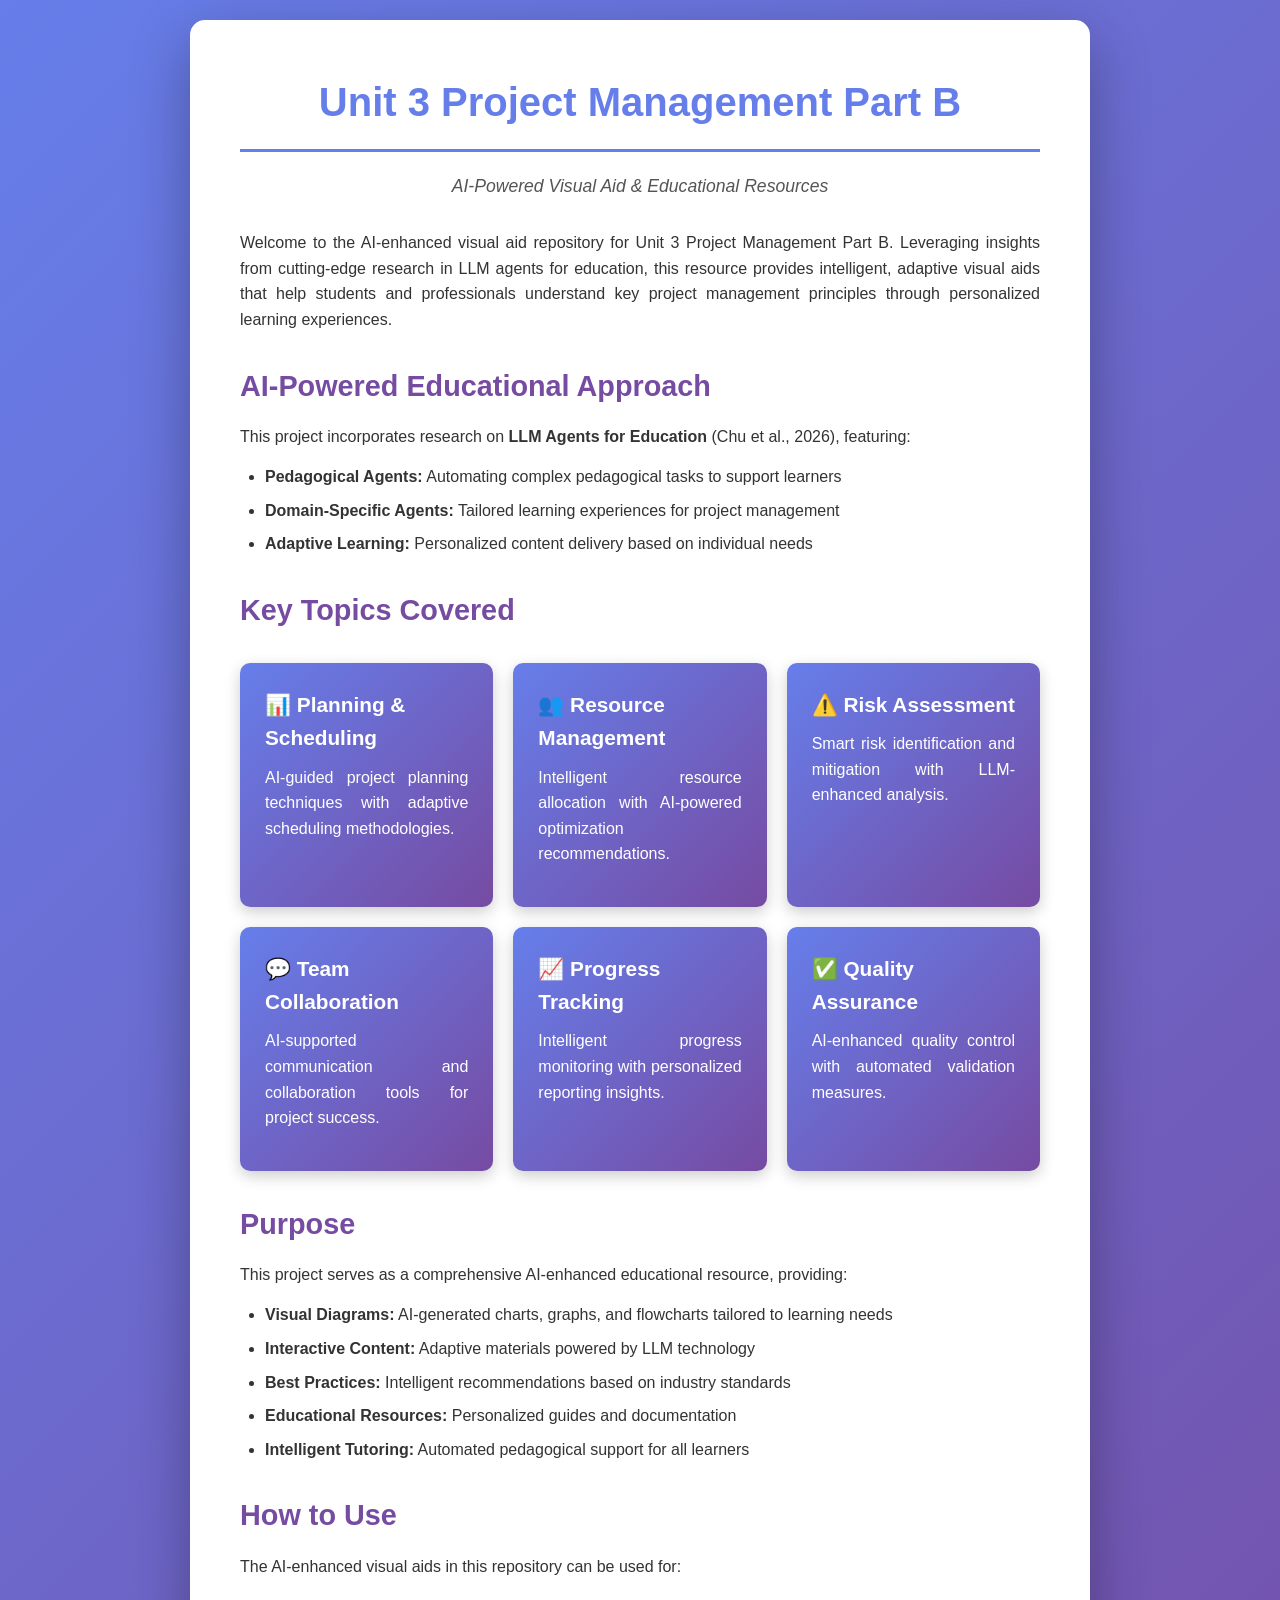
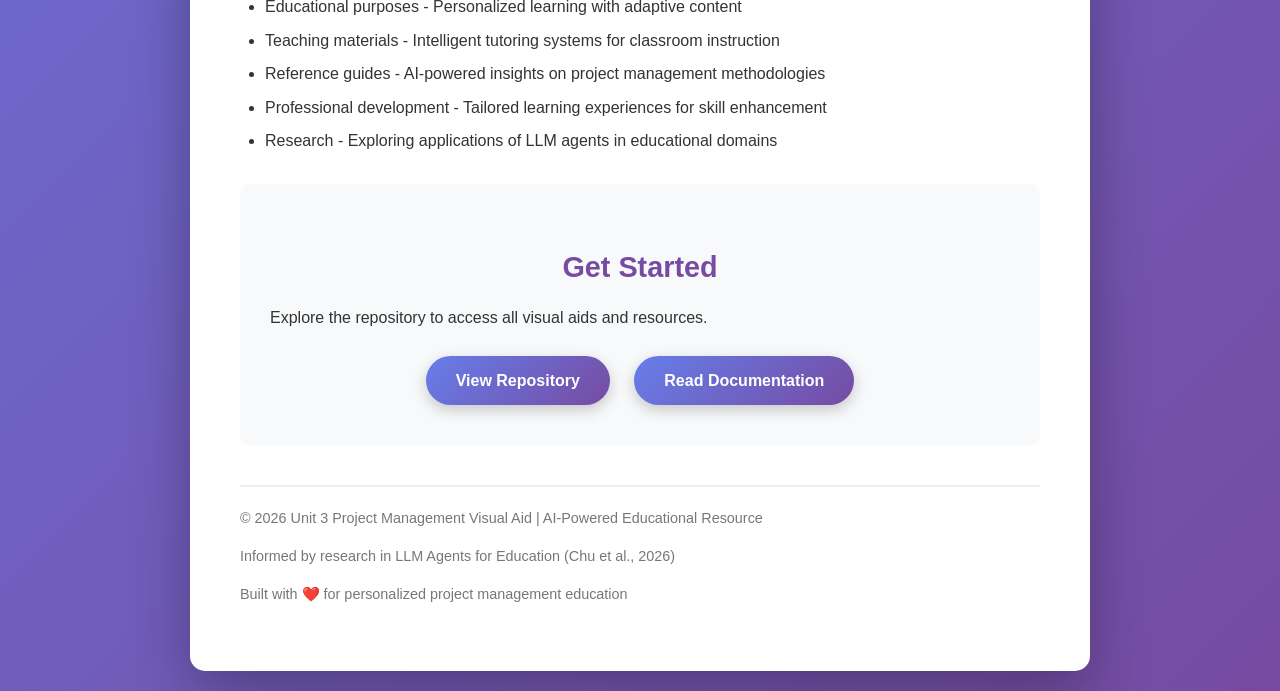
<file: index.html>
<!DOCTYPE html>
<html lang="en">
<head>
    <meta charset="UTF-8">
    <meta name="viewport" content="width=device-width, initial-scale=1.0">
    <meta name="description" content="AI-powered visual aids and educational resources for Unit 3 Project Management Part B, leveraging LLM agents for personalized learning">
    <title>Unit 3 Project Management - AI-Powered Visual Aid</title>
    <style>
        * {
            margin: 0;
            padding: 0;
            box-sizing: border-box;
        }

        body {
            font-family: -apple-system, BlinkMacSystemFont, 'Segoe UI', Roboto, Oxygen, Ubuntu, Cantarell, sans-serif;
            line-height: 1.6;
            color: #333;
            background: linear-gradient(135deg, #667eea 0%, #764ba2 100%);
            min-height: 100vh;
            display: flex;
            align-items: center;
            justify-content: center;
            padding: 20px;
        }

        .container {
            max-width: 900px;
            background: white;
            border-radius: 15px;
            box-shadow: 0 20px 60px rgba(0, 0, 0, 0.3);
            padding: 50px;
            animation: fadeIn 1s ease-in;
        }

        @keyframes fadeIn {
            from {
                opacity: 0;
                transform: translateY(-20px);
            }
            to {
                opacity: 1;
                transform: translateY(0);
            }
        }

        h1 {
            color: #667eea;
            font-size: 2.5em;
            margin-bottom: 20px;
            text-align: center;
            border-bottom: 3px solid #667eea;
            padding-bottom: 15px;
        }

        h2 {
            color: #764ba2;
            font-size: 1.8em;
            margin-top: 30px;
            margin-bottom: 15px;
        }

        p {
            margin-bottom: 15px;
            text-align: justify;
        }

        .intro {
            font-size: 1.1em;
            color: #555;
            text-align: center;
            margin-bottom: 30px;
            font-style: italic;
        }

        .features {
            display: grid;
            grid-template-columns: repeat(auto-fit, minmax(250px, 1fr));
            gap: 20px;
            margin: 30px 0;
        }

        .feature-card {
            background: linear-gradient(135deg, #667eea 0%, #764ba2 100%);
            color: white;
            padding: 25px;
            border-radius: 10px;
            box-shadow: 0 5px 15px rgba(0, 0, 0, 0.2);
            transition: transform 0.3s ease, box-shadow 0.3s ease;
        }

        .feature-card:hover {
            transform: translateY(-5px);
            box-shadow: 0 10px 25px rgba(0, 0, 0, 0.3);
        }

        .feature-card h3 {
            margin-bottom: 10px;
            font-size: 1.3em;
        }

        ul {
            margin-left: 25px;
            margin-bottom: 15px;
        }

        li {
            margin-bottom: 8px;
        }

        .cta-section {
            background: #f8f9fa;
            padding: 30px;
            border-radius: 10px;
            margin-top: 30px;
            text-align: center;
        }

        .btn {
            display: inline-block;
            background: linear-gradient(135deg, #667eea 0%, #764ba2 100%);
            color: white;
            padding: 12px 30px;
            text-decoration: none;
            border-radius: 25px;
            font-weight: bold;
            margin: 10px;
            transition: transform 0.3s ease, box-shadow 0.3s ease;
            box-shadow: 0 5px 15px rgba(0, 0, 0, 0.2);
        }

        .btn:hover {
            transform: translateY(-3px);
            box-shadow: 0 8px 20px rgba(0, 0, 0, 0.3);
        }

        footer {
            margin-top: 40px;
            padding-top: 20px;
            border-top: 2px solid #eee;
            text-align: center;
            color: #777;
            font-size: 0.9em;
        }

        @media (max-width: 768px) {
            .container {
                padding: 30px;
            }

            h1 {
                font-size: 2em;
            }

            h2 {
                font-size: 1.5em;
            }

            .features {
                grid-template-columns: 1fr;
            }
        }
    </style>
</head>
<body>
    <div class="container">
        <h1>Unit 3 Project Management Part B</h1>
        <p class="intro">AI-Powered Visual Aid & Educational Resources</p>

        <p>Welcome to the AI-enhanced visual aid repository for Unit 3 Project Management Part B. Leveraging insights from cutting-edge research in LLM agents for education, this resource provides intelligent, adaptive visual aids that help students and professionals understand key project management principles through personalized learning experiences.</p>

        <h2>AI-Powered Educational Approach</h2>
        <p>This project incorporates research on <strong>LLM Agents for Education</strong> (Chu et al., 2026), featuring:</p>
        <ul>
            <li><strong>Pedagogical Agents:</strong> Automating complex pedagogical tasks to support learners</li>
            <li><strong>Domain-Specific Agents:</strong> Tailored learning experiences for project management</li>
            <li><strong>Adaptive Learning:</strong> Personalized content delivery based on individual needs</li>
        </ul>

        <h2>Key Topics Covered</h2>
        <div class="features">
            <div class="feature-card">
                <h3>📊 Planning & Scheduling</h3>
                <p>AI-guided project planning techniques with adaptive scheduling methodologies.</p>
            </div>
            <div class="feature-card">
                <h3>👥 Resource Management</h3>
                <p>Intelligent resource allocation with AI-powered optimization recommendations.</p>
            </div>
            <div class="feature-card">
                <h3>⚠️ Risk Assessment</h3>
                <p>Smart risk identification and mitigation with LLM-enhanced analysis.</p>
            </div>
            <div class="feature-card">
                <h3>💬 Team Collaboration</h3>
                <p>AI-supported communication and collaboration tools for project success.</p>
            </div>
            <div class="feature-card">
                <h3>📈 Progress Tracking</h3>
                <p>Intelligent progress monitoring with personalized reporting insights.</p>
            </div>
            <div class="feature-card">
                <h3>✅ Quality Assurance</h3>
                <p>AI-enhanced quality control with automated validation measures.</p>
            </div>
        </div>

        <h2>Purpose</h2>
        <p>This project serves as a comprehensive AI-enhanced educational resource, providing:</p>
        <ul>
            <li><strong>Visual Diagrams:</strong> AI-generated charts, graphs, and flowcharts tailored to learning needs</li>
            <li><strong>Interactive Content:</strong> Adaptive materials powered by LLM technology</li>
            <li><strong>Best Practices:</strong> Intelligent recommendations based on industry standards</li>
            <li><strong>Educational Resources:</strong> Personalized guides and documentation</li>
            <li><strong>Intelligent Tutoring:</strong> Automated pedagogical support for all learners</li>
        </ul>

        <h2>How to Use</h2>
        <p>The AI-enhanced visual aids in this repository can be used for:</p>
        <ul>
            <li>Educational purposes - Personalized learning with adaptive content</li>
            <li>Teaching materials - Intelligent tutoring systems for classroom instruction</li>
            <li>Reference guides - AI-powered insights on project management methodologies</li>
            <li>Professional development - Tailored learning experiences for skill enhancement</li>
            <li>Research - Exploring applications of LLM agents in educational domains</li>
        </ul>

        <div class="cta-section">
            <h2>Get Started</h2>
            <p>Explore the repository to access all visual aids and resources.</p>
            <a href="https://github.com/christophermoss-AdaCloud/Unit-3-project-managment-part-B-Visual-aid" class="btn">View Repository</a>
            <a href="https://github.com/christophermoss-AdaCloud/Unit-3-project-managment-part-B-Visual-aid/blob/main/README.md" class="btn">Read Documentation</a>
        </div>

        <footer>
            <p>&copy; 2026 Unit 3 Project Management Visual Aid | AI-Powered Educational Resource</p>
            <p>Informed by research in LLM Agents for Education (Chu et al., 2026)</p>
            <p>Built with ❤️ for personalized project management education</p>
        </footer>
    </div>
</body>
</html>
</file>
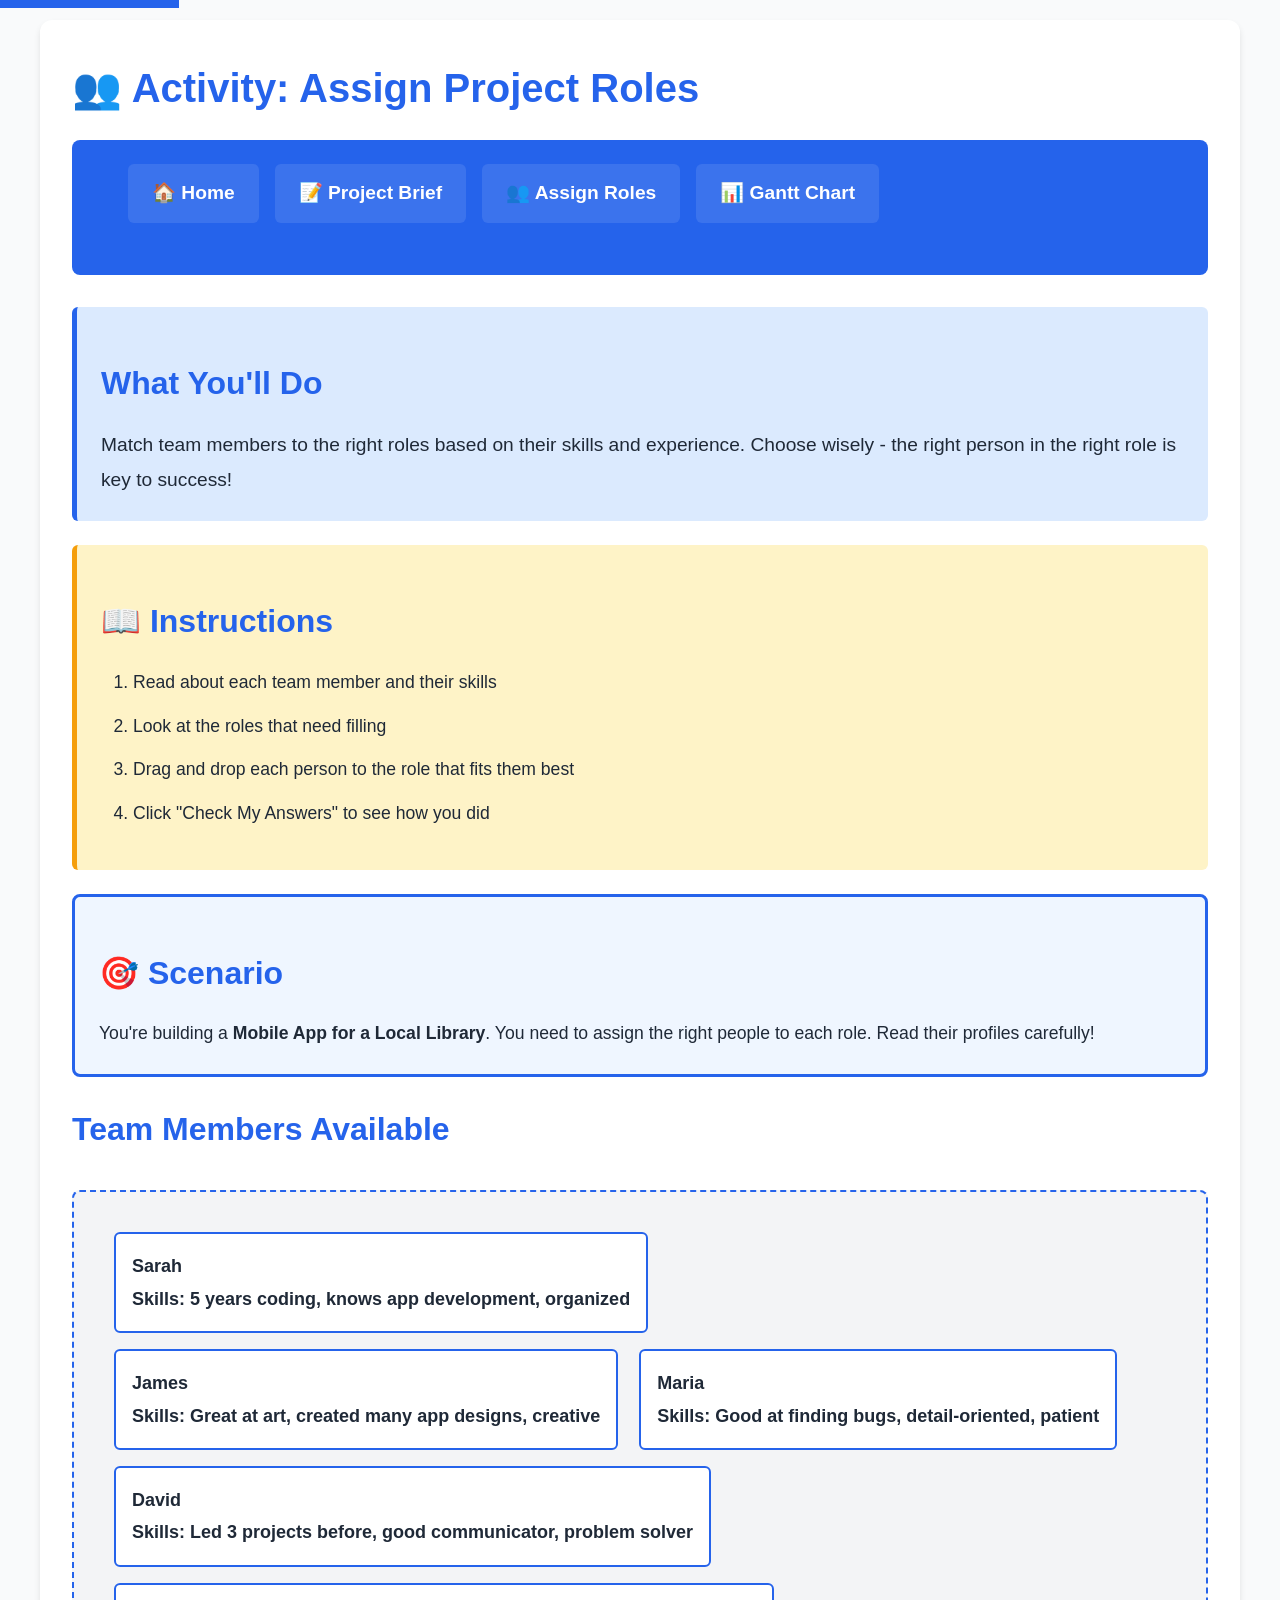
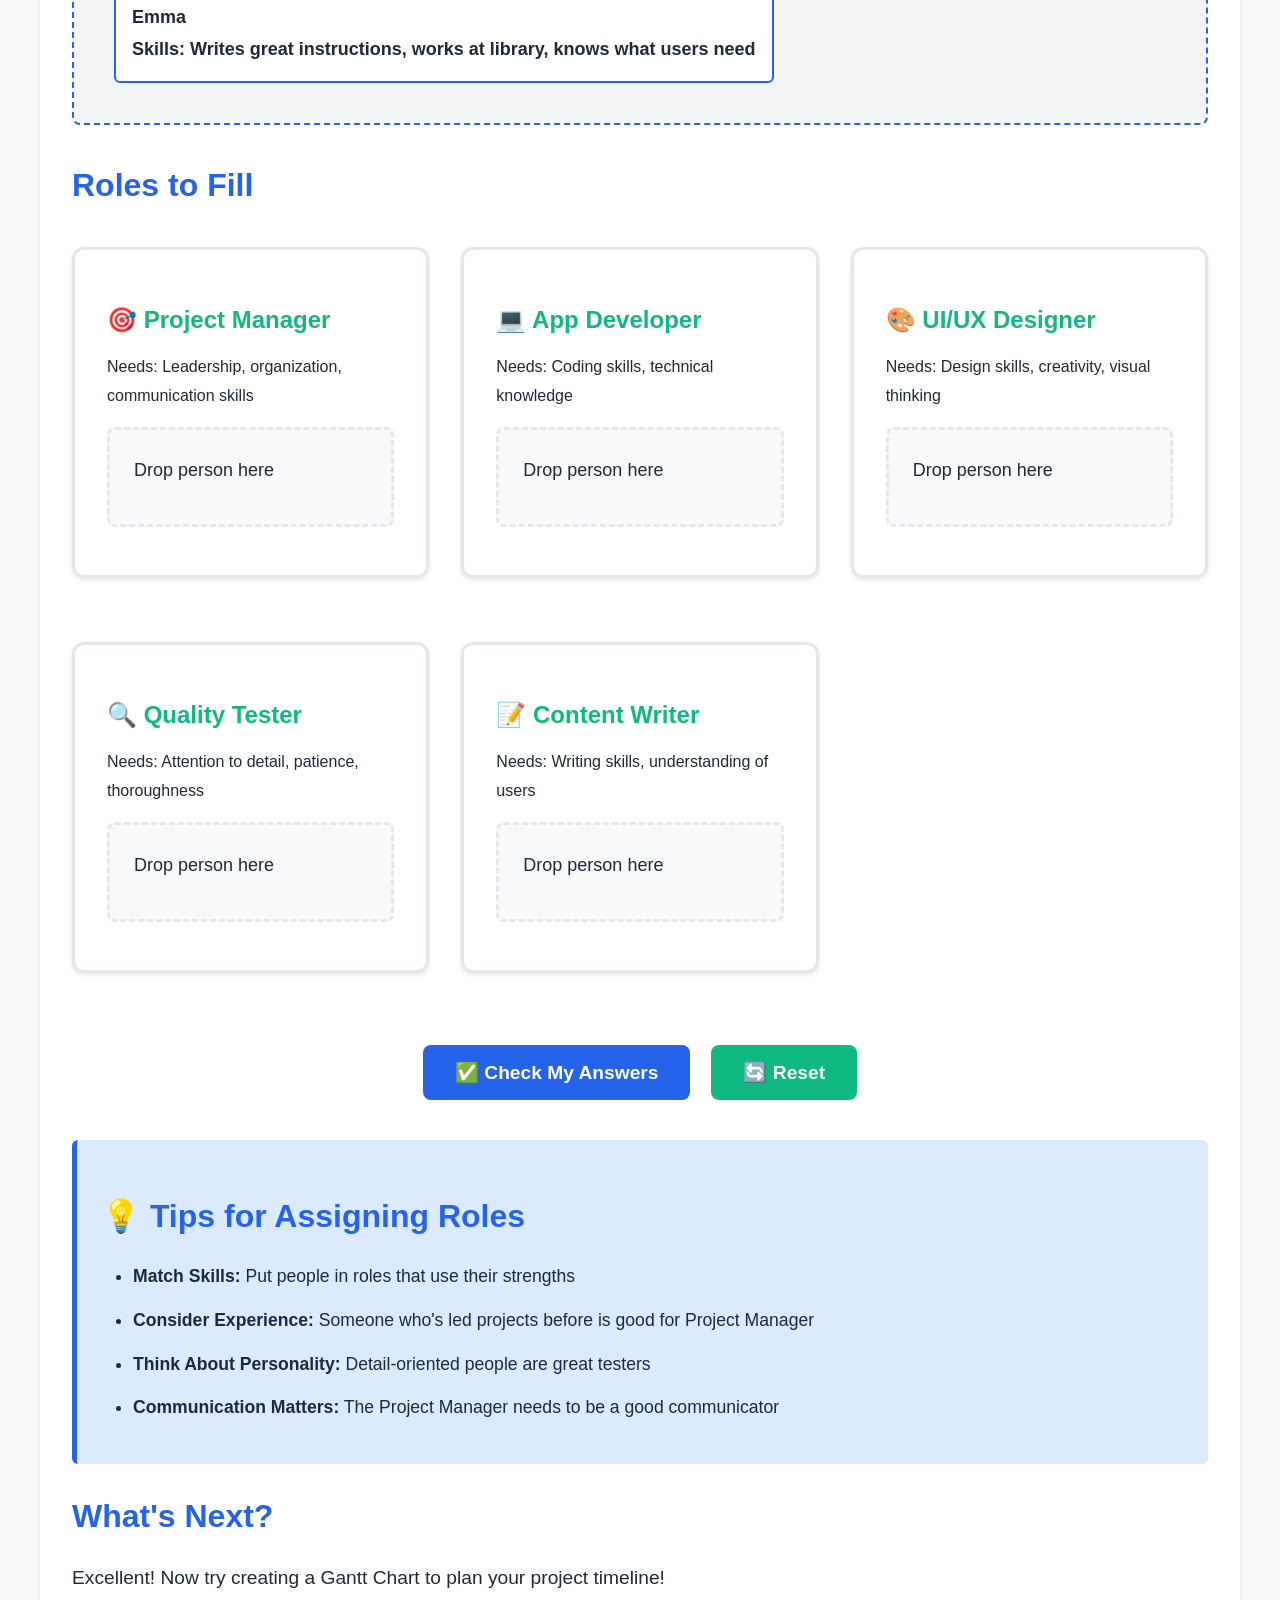
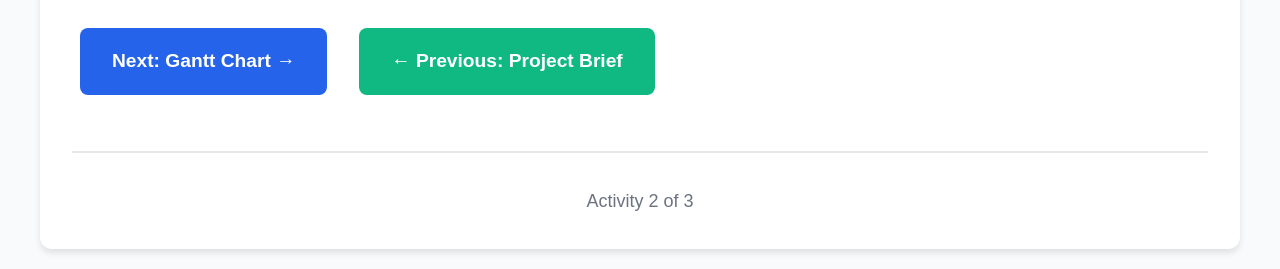
<file: activities/assign-roles.html>
<!DOCTYPE html>
<html lang="en">
<head>
    <meta charset="UTF-8">
    <meta name="viewport" content="width=device-width, initial-scale=1.0">
    <title>Assign Project Roles - Activity</title>
    <link rel="stylesheet" href="../css/styles.css">
</head>
<body>
    <a href="#main-content" class="skip-link">Skip to main content</a>
    
    <div class="container">
        <header>
            <h1>👥 Activity: Assign Project Roles</h1>
        </header>

        <nav class="nav" role="navigation" aria-label="Main navigation">
            <ul>
                <li><a href="../index.html">🏠 Home</a></li>
                <li><a href="project-brief.html">📝 Project Brief</a></li>
                <li><a href="assign-roles.html">👥 Assign Roles</a></li>
                <li><a href="gantt-chart.html">📊 Gantt Chart</a></li>
            </ul>
        </nav>

        <main id="main-content">
            <section class="info-box">
                <h2>What You'll Do</h2>
                <p style="font-size: 1.2rem;">
                    Match team members to the right roles based on their skills and experience. 
                    Choose wisely - the right person in the right role is key to success!
                </p>
            </section>

            <section class="highlight">
                <h2>📖 Instructions</h2>
                <ol style="font-size: 1.1rem;">
                    <li>Read about each team member and their skills</li>
                    <li>Look at the roles that need filling</li>
                    <li>Drag and drop each person to the role that fits them best</li>
                    <li>Click "Check My Answers" to see how you did</li>
                </ol>
            </section>

            <section class="visual-aid">
                <h2>🎯 Scenario</h2>
                <p style="font-size: 1.1rem;">
                    You're building a <strong>Mobile App for a Local Library</strong>. 
                    You need to assign the right people to each role. Read their profiles carefully!
                </p>
            </section>

            <section>
                <h2>Team Members Available</h2>
                <div id="team-members" class="interactive-area">
                    <div class="draggable" draggable="true" data-person="sarah" id="person-sarah">
                        <strong>Sarah</strong><br>
                        Skills: 5 years coding, knows app development, organized
                    </div>
                    <div class="draggable" draggable="true" data-person="james" id="person-james">
                        <strong>James</strong><br>
                        Skills: Great at art, created many app designs, creative
                    </div>
                    <div class="draggable" draggable="true" data-person="maria" id="person-maria">
                        <strong>Maria</strong><br>
                        Skills: Good at finding bugs, detail-oriented, patient
                    </div>
                    <div class="draggable" draggable="true" data-person="david" id="person-david">
                        <strong>David</strong><br>
                        Skills: Led 3 projects before, good communicator, problem solver
                    </div>
                    <div class="draggable" draggable="true" data-person="emma" id="person-emma">
                        <strong>Emma</strong><br>
                        Skills: Writes great instructions, works at library, knows what users need
                    </div>
                </div>
            </section>

            <section>
                <h2>Roles to Fill</h2>
                <div class="card-grid">
                    <div class="card">
                        <h3>🎯 Project Manager</h3>
                        <p style="font-size: 1rem;">
                            Needs: Leadership, organization, communication skills
                        </p>
                        <div class="dropzone" data-role="manager" id="drop-manager">
                            Drop person here
                        </div>
                    </div>

                    <div class="card">
                        <h3>💻 App Developer</h3>
                        <p style="font-size: 1rem;">
                            Needs: Coding skills, technical knowledge
                        </p>
                        <div class="dropzone" data-role="developer" id="drop-developer">
                            Drop person here
                        </div>
                    </div>

                    <div class="card">
                        <h3>🎨 UI/UX Designer</h3>
                        <p style="font-size: 1rem;">
                            Needs: Design skills, creativity, visual thinking
                        </p>
                        <div class="dropzone" data-role="designer" id="drop-designer">
                            Drop person here
                        </div>
                    </div>

                    <div class="card">
                        <h3>🔍 Quality Tester</h3>
                        <p style="font-size: 1rem;">
                            Needs: Attention to detail, patience, thoroughness
                        </p>
                        <div class="dropzone" data-role="tester" id="drop-tester">
                            Drop person here
                        </div>
                    </div>

                    <div class="card">
                        <h3>📝 Content Writer</h3>
                        <p style="font-size: 1rem;">
                            Needs: Writing skills, understanding of users
                        </p>
                        <div class="dropzone" data-role="writer" id="drop-writer">
                            Drop person here
                        </div>
                    </div>
                </div>
            </section>

            <section style="text-align: center; margin: 2rem 0;">
                <button class="btn btn-primary" onclick="checkRoles()">✅ Check My Answers</button>
                <button class="btn btn-secondary" onclick="resetRoles()">🔄 Reset</button>
            </section>

            <section id="feedback" class="success-box" style="display: none;">
                <h2>📊 Results</h2>
                <div id="feedback-content"></div>
            </section>

            <section class="info-box">
                <h2>💡 Tips for Assigning Roles</h2>
                <ul style="font-size: 1.1rem;">
                    <li><strong>Match Skills:</strong> Put people in roles that use their strengths</li>
                    <li><strong>Consider Experience:</strong> Someone who's led projects before is good for Project Manager</li>
                    <li><strong>Think About Personality:</strong> Detail-oriented people are great testers</li>
                    <li><strong>Communication Matters:</strong> The Project Manager needs to be a good communicator</li>
                </ul>
            </section>

            <section>
                <h2>What's Next?</h2>
                <p style="font-size: 1.2rem; margin-bottom: 1.5rem;">
                    Excellent! Now try creating a Gantt Chart to plan your project timeline!
                </p>
                <div style="display: flex; flex-wrap: wrap; gap: 1rem;">
                    <a href="gantt-chart.html" class="btn btn-primary">Next: Gantt Chart →</a>
                    <a href="project-brief.html" class="btn btn-secondary">← Previous: Project Brief</a>
                </div>
            </section>
        </main>

        <footer style="margin-top: 3rem; padding-top: 2rem; border-top: 2px solid var(--border-color); text-align: center; color: #6b7280;">
            <p>Activity 2 of 3</p>
        </footer>
    </div>

    <script src="../js/activities.js"></script>
</body>
</html>
</file>
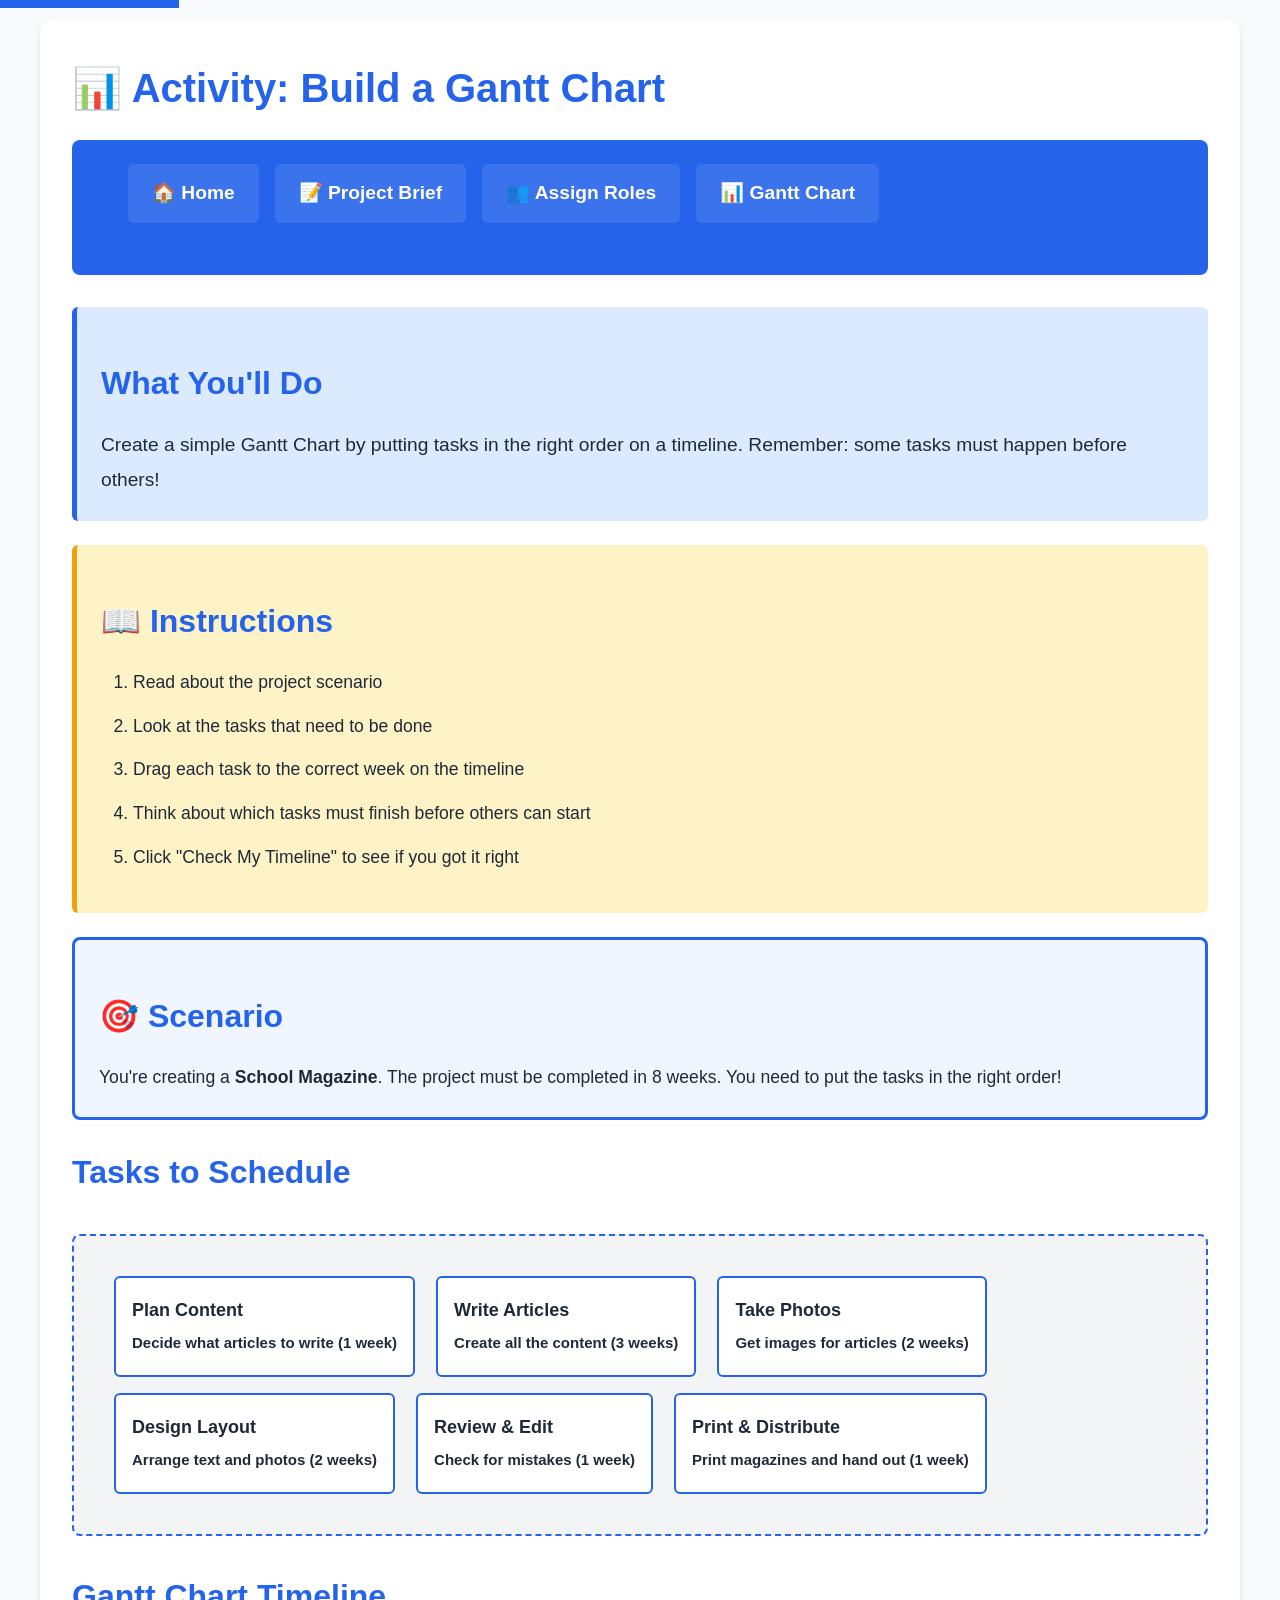
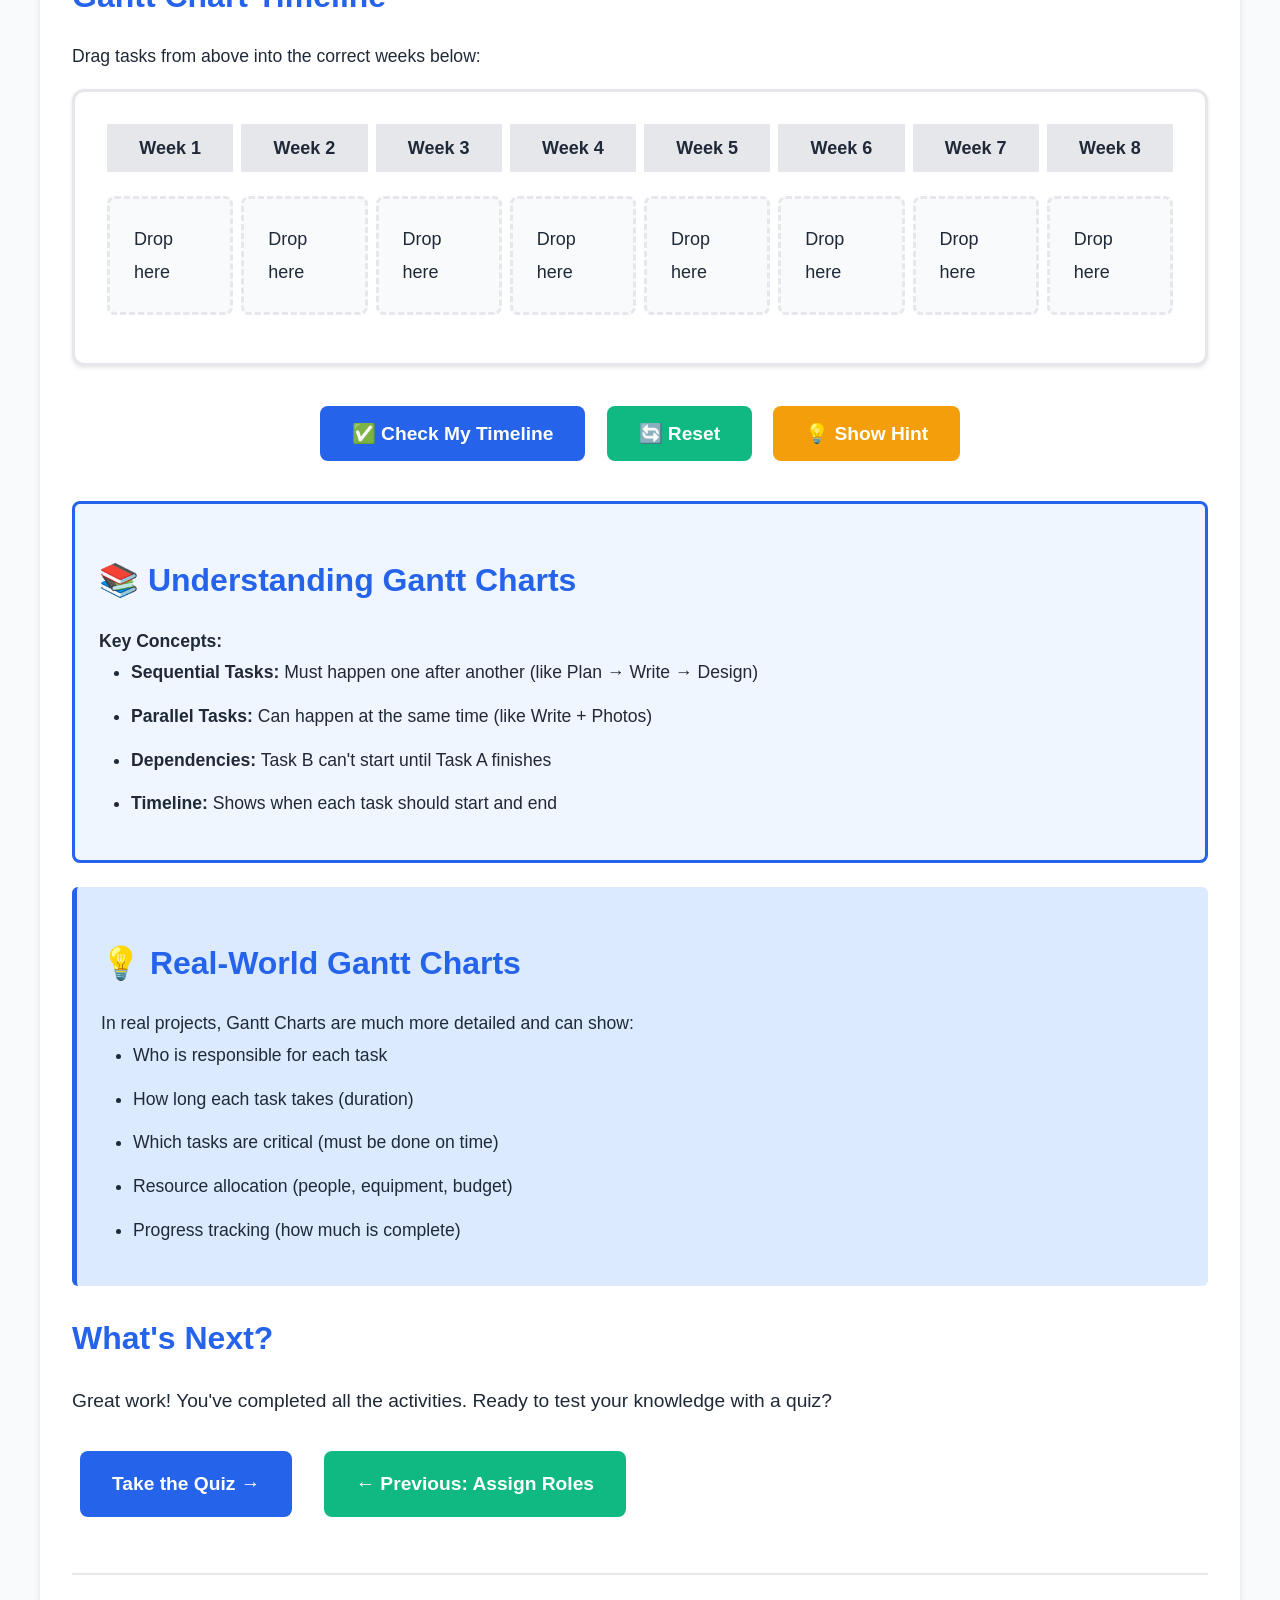
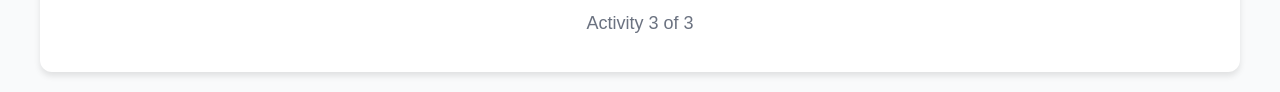
<file: activities/gantt-chart.html>
<!DOCTYPE html>
<html lang="en">
<head>
    <meta charset="UTF-8">
    <meta name="viewport" content="width=device-width, initial-scale=1.0">
    <title>Gantt Chart Builder - Activity</title>
    <link rel="stylesheet" href="../css/styles.css">
</head>
<body>
    <a href="#main-content" class="skip-link">Skip to main content</a>
    
    <div class="container">
        <header>
            <h1>📊 Activity: Build a Gantt Chart</h1>
        </header>

        <nav class="nav" role="navigation" aria-label="Main navigation">
            <ul>
                <li><a href="../index.html">🏠 Home</a></li>
                <li><a href="project-brief.html">📝 Project Brief</a></li>
                <li><a href="assign-roles.html">👥 Assign Roles</a></li>
                <li><a href="gantt-chart.html">📊 Gantt Chart</a></li>
            </ul>
        </nav>

        <main id="main-content">
            <section class="info-box">
                <h2>What You'll Do</h2>
                <p style="font-size: 1.2rem;">
                    Create a simple Gantt Chart by putting tasks in the right order on a timeline. 
                    Remember: some tasks must happen before others!
                </p>
            </section>

            <section class="highlight">
                <h2>📖 Instructions</h2>
                <ol style="font-size: 1.1rem;">
                    <li>Read about the project scenario</li>
                    <li>Look at the tasks that need to be done</li>
                    <li>Drag each task to the correct week on the timeline</li>
                    <li>Think about which tasks must finish before others can start</li>
                    <li>Click "Check My Timeline" to see if you got it right</li>
                </ol>
            </section>

            <section class="visual-aid">
                <h2>🎯 Scenario</h2>
                <p style="font-size: 1.1rem;">
                    You're creating a <strong>School Magazine</strong>. The project must be completed 
                    in 8 weeks. You need to put the tasks in the right order!
                </p>
            </section>

            <section>
                <h2>Tasks to Schedule</h2>
                <div id="tasks-list" class="interactive-area">
                    <div class="draggable" draggable="true" data-task="plan" data-correct-week="1" id="task-plan">
                        <strong>Plan Content</strong><br>
                        <small>Decide what articles to write (1 week)</small>
                    </div>
                    <div class="draggable" draggable="true" data-task="write" data-correct-week="2" id="task-write">
                        <strong>Write Articles</strong><br>
                        <small>Create all the content (3 weeks)</small>
                    </div>
                    <div class="draggable" draggable="true" data-task="photos" data-correct-week="2" id="task-photos">
                        <strong>Take Photos</strong><br>
                        <small>Get images for articles (2 weeks)</small>
                    </div>
                    <div class="draggable" draggable="true" data-task="design" data-correct-week="5" id="task-design">
                        <strong>Design Layout</strong><br>
                        <small>Arrange text and photos (2 weeks)</small>
                    </div>
                    <div class="draggable" draggable="true" data-task="review" data-correct-week="7" id="task-review">
                        <strong>Review & Edit</strong><br>
                        <small>Check for mistakes (1 week)</small>
                    </div>
                    <div class="draggable" draggable="true" data-task="print" data-correct-week="8" id="task-print">
                        <strong>Print & Distribute</strong><br>
                        <small>Print magazines and hand out (1 week)</small>
                    </div>
                </div>
            </section>

            <section>
                <h2>Gantt Chart Timeline</h2>
                <p style="font-size: 1.1rem; margin-bottom: 1rem;">
                    Drag tasks from above into the correct weeks below:
                </p>
                
                <div class="card" style="overflow-x: auto;">
                    <div style="display: grid; grid-template-columns: repeat(8, 1fr); gap: 0.5rem; min-width: 800px;">
                        <div style="text-align: center; font-weight: bold; padding: 0.5rem; background: #e5e7eb;">Week 1</div>
                        <div style="text-align: center; font-weight: bold; padding: 0.5rem; background: #e5e7eb;">Week 2</div>
                        <div style="text-align: center; font-weight: bold; padding: 0.5rem; background: #e5e7eb;">Week 3</div>
                        <div style="text-align: center; font-weight: bold; padding: 0.5rem; background: #e5e7eb;">Week 4</div>
                        <div style="text-align: center; font-weight: bold; padding: 0.5rem; background: #e5e7eb;">Week 5</div>
                        <div style="text-align: center; font-weight: bold; padding: 0.5rem; background: #e5e7eb;">Week 6</div>
                        <div style="text-align: center; font-weight: bold; padding: 0.5rem; background: #e5e7eb;">Week 7</div>
                        <div style="text-align: center; font-weight: bold; padding: 0.5rem; background: #e5e7eb;">Week 8</div>
                        
                        <div class="dropzone" data-week="1" id="week-1">Drop here</div>
                        <div class="dropzone" data-week="2" id="week-2">Drop here</div>
                        <div class="dropzone" data-week="3" id="week-3">Drop here</div>
                        <div class="dropzone" data-week="4" id="week-4">Drop here</div>
                        <div class="dropzone" data-week="5" id="week-5">Drop here</div>
                        <div class="dropzone" data-week="6" id="week-6">Drop here</div>
                        <div class="dropzone" data-week="7" id="week-7">Drop here</div>
                        <div class="dropzone" data-week="8" id="week-8">Drop here</div>
                    </div>
                </div>
            </section>

            <section style="text-align: center; margin: 2rem 0;">
                <button class="btn btn-primary" onclick="checkGantt()">✅ Check My Timeline</button>
                <button class="btn btn-secondary" onclick="resetGantt()">🔄 Reset</button>
                <button class="btn btn-accent" onclick="showHint()">💡 Show Hint</button>
            </section>

            <section id="gantt-feedback" class="success-box" style="display: none;">
                <h2>📊 Results</h2>
                <div id="gantt-feedback-content"></div>
            </section>

            <section id="hint" class="info-box" style="display: none;">
                <h2>💡 Hints</h2>
                <ul style="font-size: 1.1rem;">
                    <li>You must plan BEFORE you can write articles</li>
                    <li>Articles and photos can happen at the same time (parallel tasks)</li>
                    <li>You can't design the layout until articles and photos are ready</li>
                    <li>Reviewing happens after design is complete</li>
                    <li>Printing is the very last task</li>
                </ul>
            </section>

            <section class="visual-aid">
                <h2>📚 Understanding Gantt Charts</h2>
                <div style="font-size: 1.1rem;">
                    <p><strong>Key Concepts:</strong></p>
                    <ul>
                        <li><strong>Sequential Tasks:</strong> Must happen one after another (like Plan → Write → Design)</li>
                        <li><strong>Parallel Tasks:</strong> Can happen at the same time (like Write + Photos)</li>
                        <li><strong>Dependencies:</strong> Task B can't start until Task A finishes</li>
                        <li><strong>Timeline:</strong> Shows when each task should start and end</li>
                    </ul>
                </div>
            </section>

            <section class="info-box">
                <h2>💡 Real-World Gantt Charts</h2>
                <p style="font-size: 1.1rem;">
                    In real projects, Gantt Charts are much more detailed and can show:
                </p>
                <ul style="font-size: 1.1rem;">
                    <li>Who is responsible for each task</li>
                    <li>How long each task takes (duration)</li>
                    <li>Which tasks are critical (must be done on time)</li>
                    <li>Resource allocation (people, equipment, budget)</li>
                    <li>Progress tracking (how much is complete)</li>
                </ul>
            </section>

            <section>
                <h2>What's Next?</h2>
                <p style="font-size: 1.2rem; margin-bottom: 1.5rem;">
                    Great work! You've completed all the activities. Ready to test your knowledge with a quiz?
                </p>
                <div style="display: flex; flex-wrap: wrap; gap: 1rem;">
                    <a href="../assessment/quiz.html" class="btn btn-primary">Take the Quiz →</a>
                    <a href="assign-roles.html" class="btn btn-secondary">← Previous: Assign Roles</a>
                </div>
            </section>
        </main>

        <footer style="margin-top: 3rem; padding-top: 2rem; border-top: 2px solid var(--border-color); text-align: center; color: #6b7280;">
            <p>Activity 3 of 3</p>
        </footer>
    </div>

    <script src="../js/activities.js"></script>
</body>
</html>
</file>
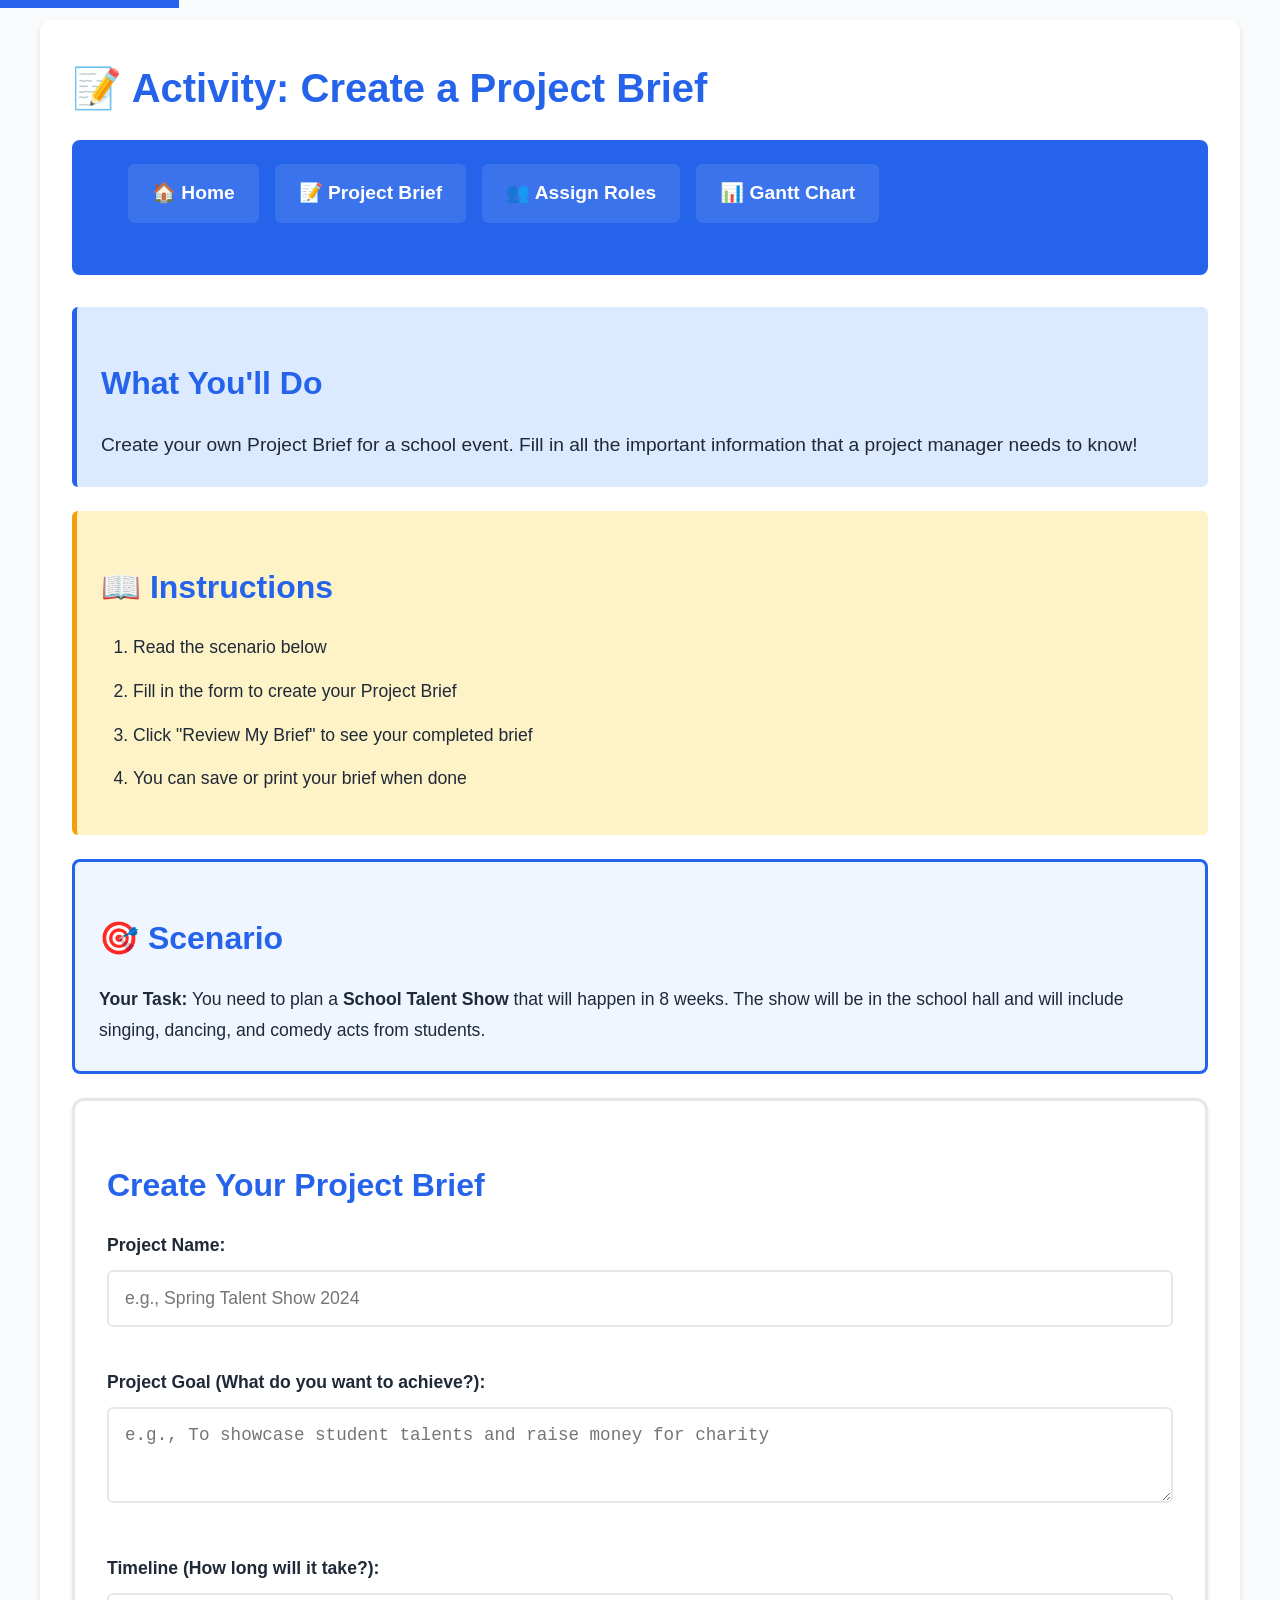
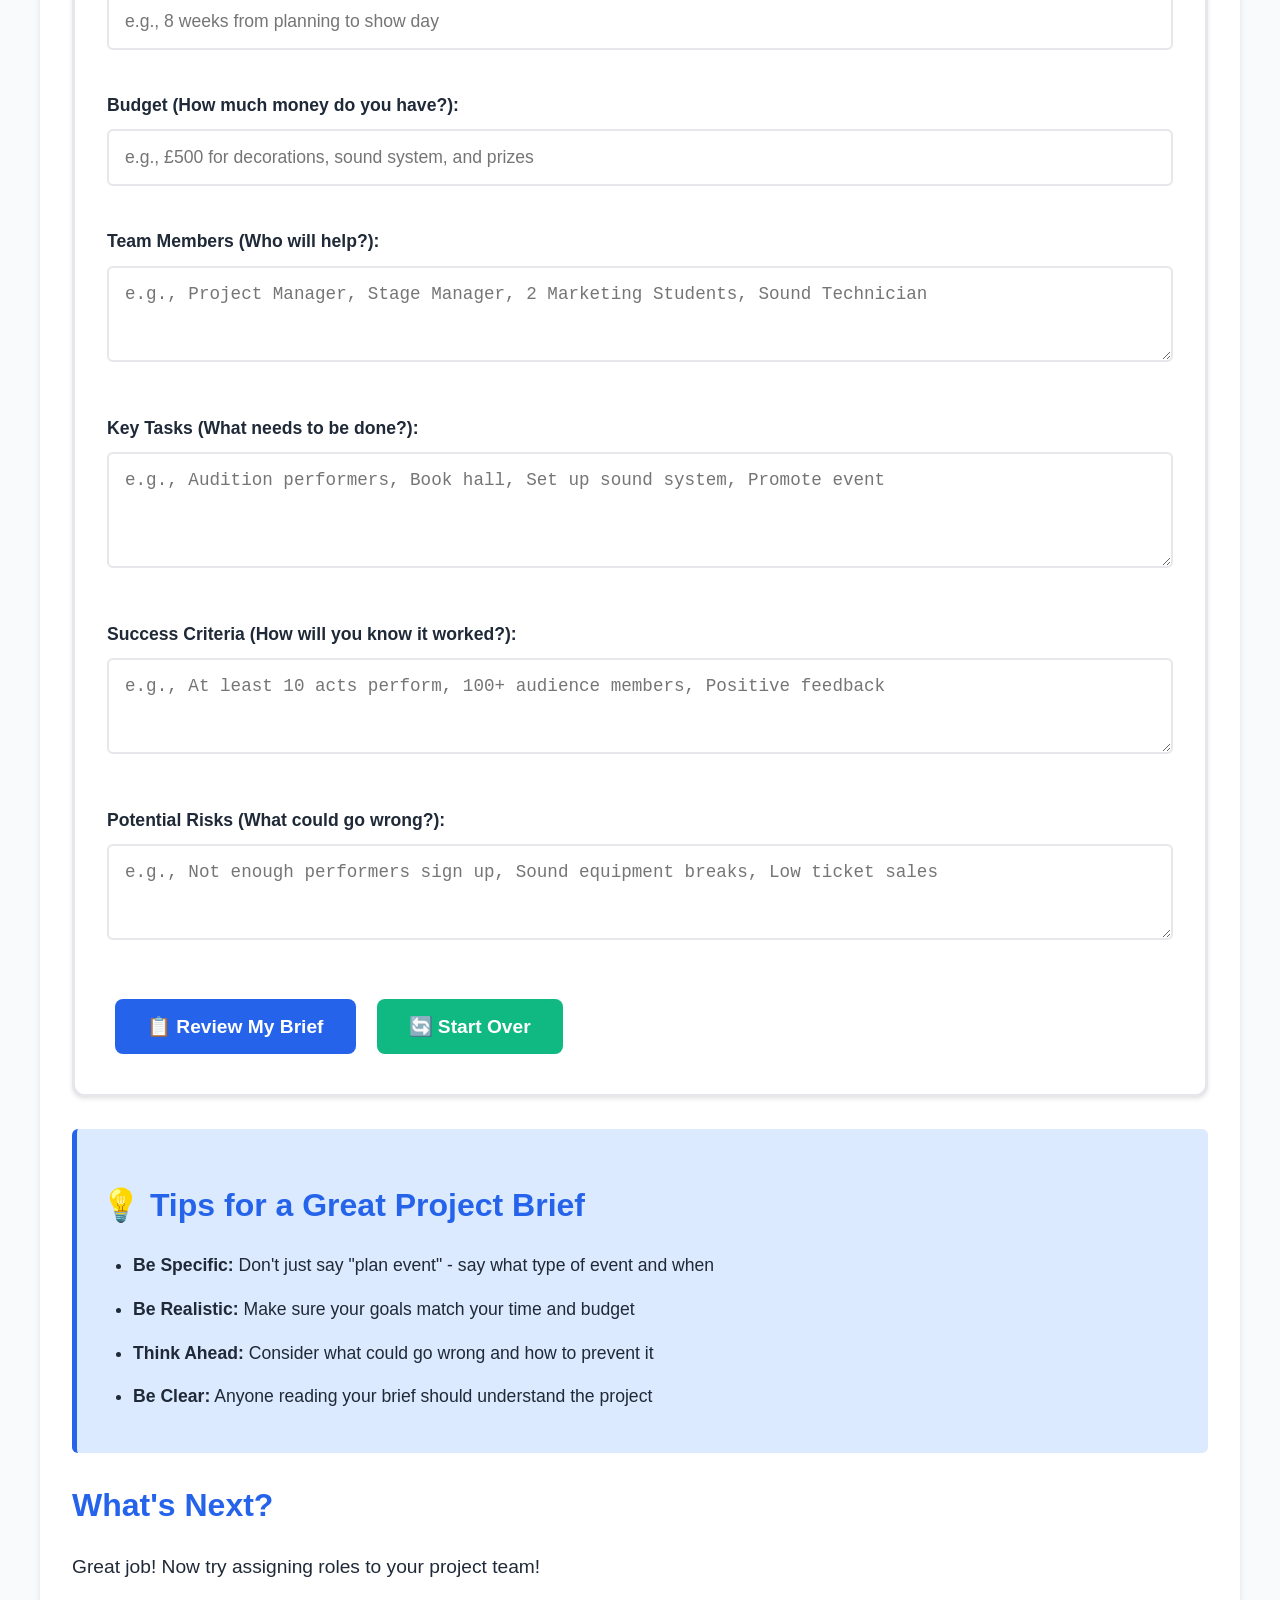
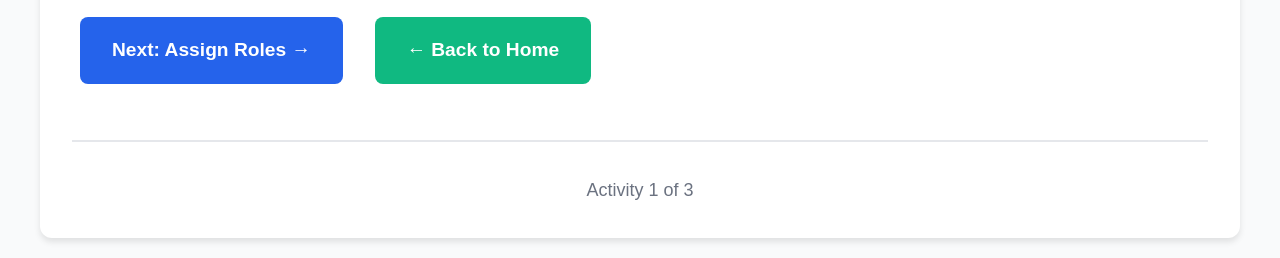
<file: activities/project-brief.html>
<!DOCTYPE html>
<html lang="en">
<head>
    <meta charset="UTF-8">
    <meta name="viewport" content="width=device-width, initial-scale=1.0">
    <title>Create a Project Brief - Activity</title>
    <link rel="stylesheet" href="../css/styles.css">
</head>
<body>
    <a href="#main-content" class="skip-link">Skip to main content</a>
    
    <div class="container">
        <header>
            <h1>📝 Activity: Create a Project Brief</h1>
        </header>

        <nav class="nav" role="navigation" aria-label="Main navigation">
            <ul>
                <li><a href="../index.html">🏠 Home</a></li>
                <li><a href="project-brief.html">📝 Project Brief</a></li>
                <li><a href="assign-roles.html">👥 Assign Roles</a></li>
                <li><a href="gantt-chart.html">📊 Gantt Chart</a></li>
            </ul>
        </nav>

        <main id="main-content">
            <section class="info-box">
                <h2>What You'll Do</h2>
                <p style="font-size: 1.2rem;">
                    Create your own Project Brief for a school event. Fill in all the important 
                    information that a project manager needs to know!
                </p>
            </section>

            <section class="highlight">
                <h2>📖 Instructions</h2>
                <ol style="font-size: 1.1rem;">
                    <li>Read the scenario below</li>
                    <li>Fill in the form to create your Project Brief</li>
                    <li>Click "Review My Brief" to see your completed brief</li>
                    <li>You can save or print your brief when done</li>
                </ol>
            </section>

            <section class="visual-aid">
                <h2>🎯 Scenario</h2>
                <p style="font-size: 1.1rem;">
                    <strong>Your Task:</strong> You need to plan a <strong>School Talent Show</strong> 
                    that will happen in 8 weeks. The show will be in the school hall and will include 
                    singing, dancing, and comedy acts from students.
                </p>
            </section>

            <section class="card">
                <h2>Create Your Project Brief</h2>
                <form id="project-brief-form">
                    <div style="margin-bottom: 1.5rem;">
                        <label for="project-name">Project Name:</label>
                        <input type="text" id="project-name" name="project-name" 
                               placeholder="e.g., Spring Talent Show 2024">
                    </div>

                    <div style="margin-bottom: 1.5rem;">
                        <label for="project-goal">Project Goal (What do you want to achieve?):</label>
                        <textarea id="project-goal" name="project-goal" rows="3" 
                                  placeholder="e.g., To showcase student talents and raise money for charity"></textarea>
                    </div>

                    <div style="margin-bottom: 1.5rem;">
                        <label for="project-timeline">Timeline (How long will it take?):</label>
                        <input type="text" id="project-timeline" name="project-timeline" 
                               placeholder="e.g., 8 weeks from planning to show day">
                    </div>

                    <div style="margin-bottom: 1.5rem;">
                        <label for="project-budget">Budget (How much money do you have?):</label>
                        <input type="text" id="project-budget" name="project-budget" 
                               placeholder="e.g., £500 for decorations, sound system, and prizes">
                    </div>

                    <div style="margin-bottom: 1.5rem;">
                        <label for="team-members">Team Members (Who will help?):</label>
                        <textarea id="team-members" name="team-members" rows="3" 
                                  placeholder="e.g., Project Manager, Stage Manager, 2 Marketing Students, Sound Technician"></textarea>
                    </div>

                    <div style="margin-bottom: 1.5rem;">
                        <label for="key-tasks">Key Tasks (What needs to be done?):</label>
                        <textarea id="key-tasks" name="key-tasks" rows="4" 
                                  placeholder="e.g., Audition performers, Book hall, Set up sound system, Promote event"></textarea>
                    </div>

                    <div style="margin-bottom: 1.5rem;">
                        <label for="success-criteria">Success Criteria (How will you know it worked?):</label>
                        <textarea id="success-criteria" name="success-criteria" rows="3" 
                                  placeholder="e.g., At least 10 acts perform, 100+ audience members, Positive feedback"></textarea>
                    </div>

                    <div style="margin-bottom: 1.5rem;">
                        <label for="risks">Potential Risks (What could go wrong?):</label>
                        <textarea id="risks" name="risks" rows="3" 
                                  placeholder="e.g., Not enough performers sign up, Sound equipment breaks, Low ticket sales"></textarea>
                    </div>

                    <button type="button" class="btn btn-primary" onclick="reviewBrief()">
                        📋 Review My Brief
                    </button>
                    <button type="button" class="btn btn-secondary" onclick="clearForm()">
                        🔄 Start Over
                    </button>
                </form>
            </section>

            <section id="brief-output" class="success-box" style="display: none;">
                <h2>✅ Your Completed Project Brief</h2>
                <div id="brief-content" style="font-size: 1.1rem;"></div>
                <div style="margin-top: 1.5rem;">
                    <button class="btn btn-accent" onclick="window.print()">🖨️ Print Brief</button>
                    <button class="btn btn-secondary" onclick="editBrief()">✏️ Edit Brief</button>
                </div>
            </section>

            <section class="info-box">
                <h2>💡 Tips for a Great Project Brief</h2>
                <ul style="font-size: 1.1rem;">
                    <li><strong>Be Specific:</strong> Don't just say "plan event" - say what type of event and when</li>
                    <li><strong>Be Realistic:</strong> Make sure your goals match your time and budget</li>
                    <li><strong>Think Ahead:</strong> Consider what could go wrong and how to prevent it</li>
                    <li><strong>Be Clear:</strong> Anyone reading your brief should understand the project</li>
                </ul>
            </section>

            <section>
                <h2>What's Next?</h2>
                <p style="font-size: 1.2rem; margin-bottom: 1.5rem;">
                    Great job! Now try assigning roles to your project team!
                </p>
                <div style="display: flex; flex-wrap: wrap; gap: 1rem;">
                    <a href="assign-roles.html" class="btn btn-primary">Next: Assign Roles →</a>
                    <a href="../index.html" class="btn btn-secondary">← Back to Home</a>
                </div>
            </section>
        </main>

        <footer style="margin-top: 3rem; padding-top: 2rem; border-top: 2px solid var(--border-color); text-align: center; color: #6b7280;">
            <p>Activity 1 of 3</p>
        </footer>
    </div>

    <script src="../js/activities.js"></script>
</body>
</html>
</file>
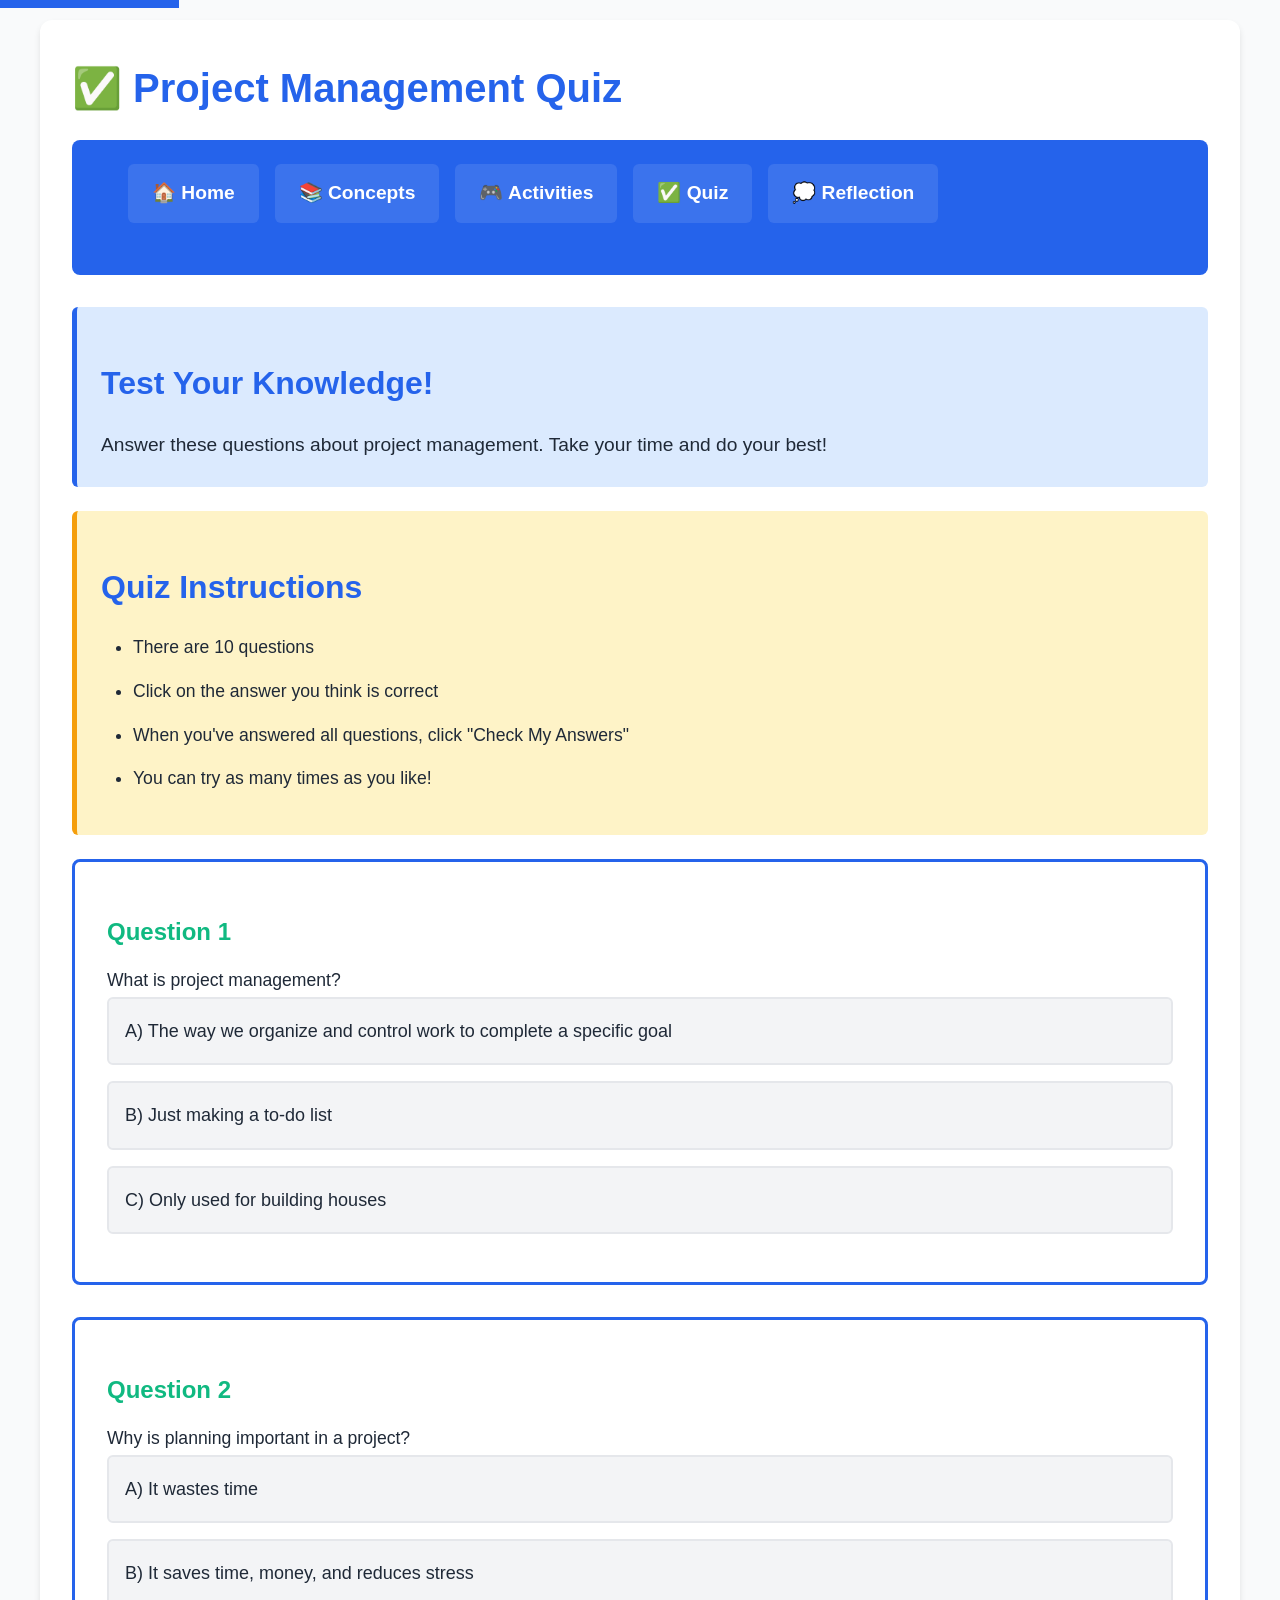
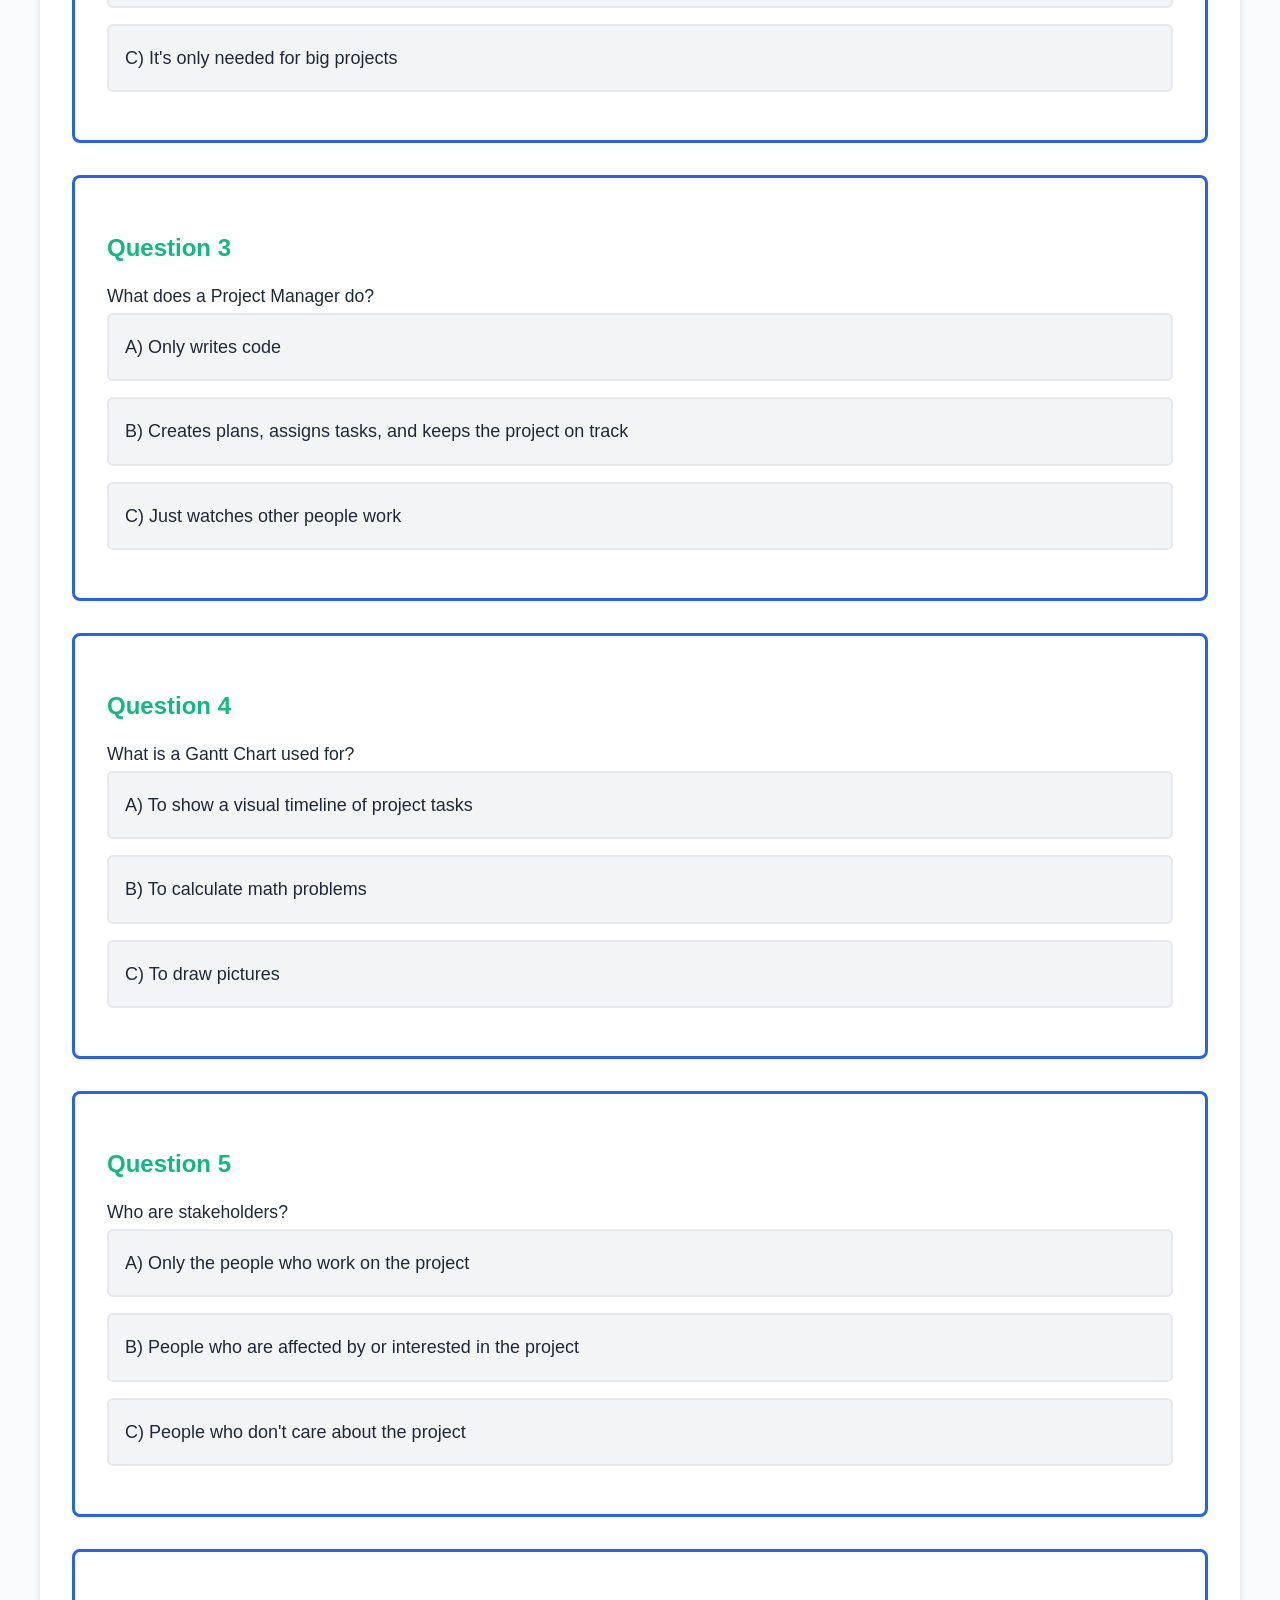
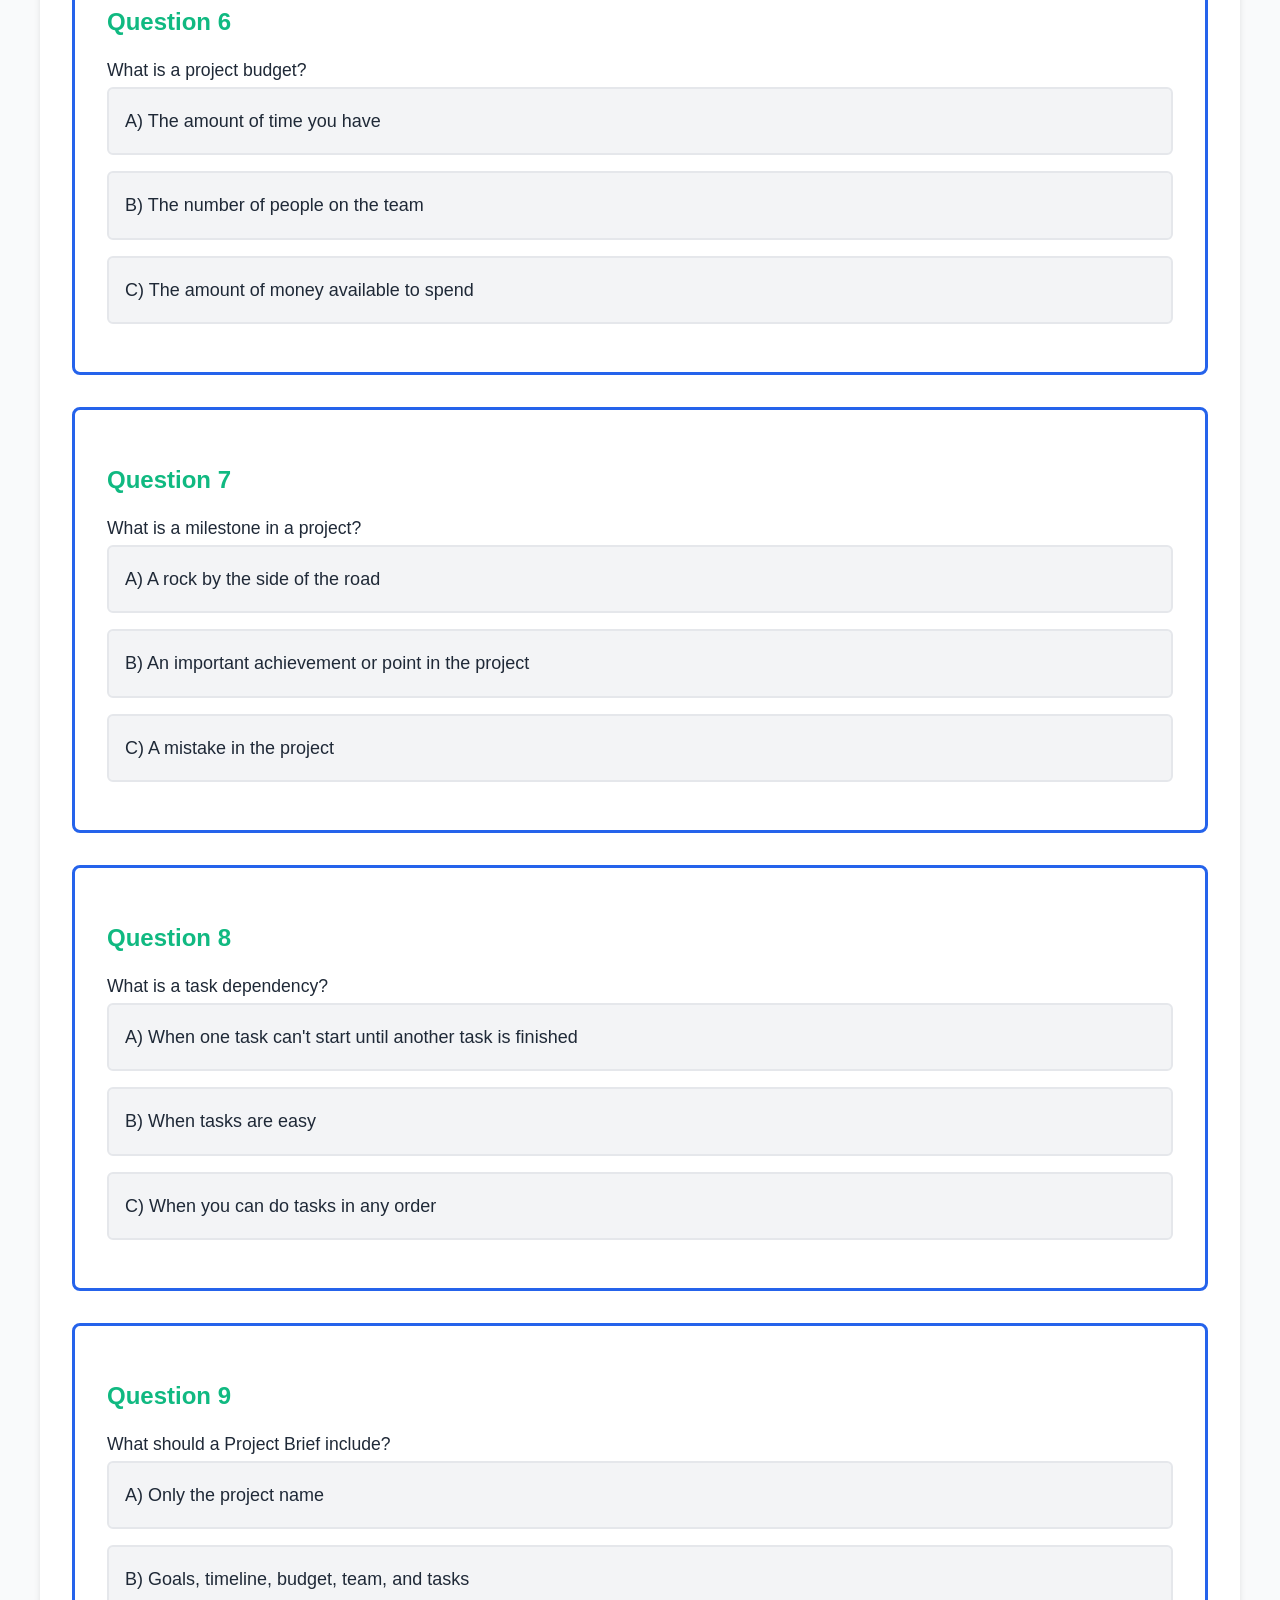
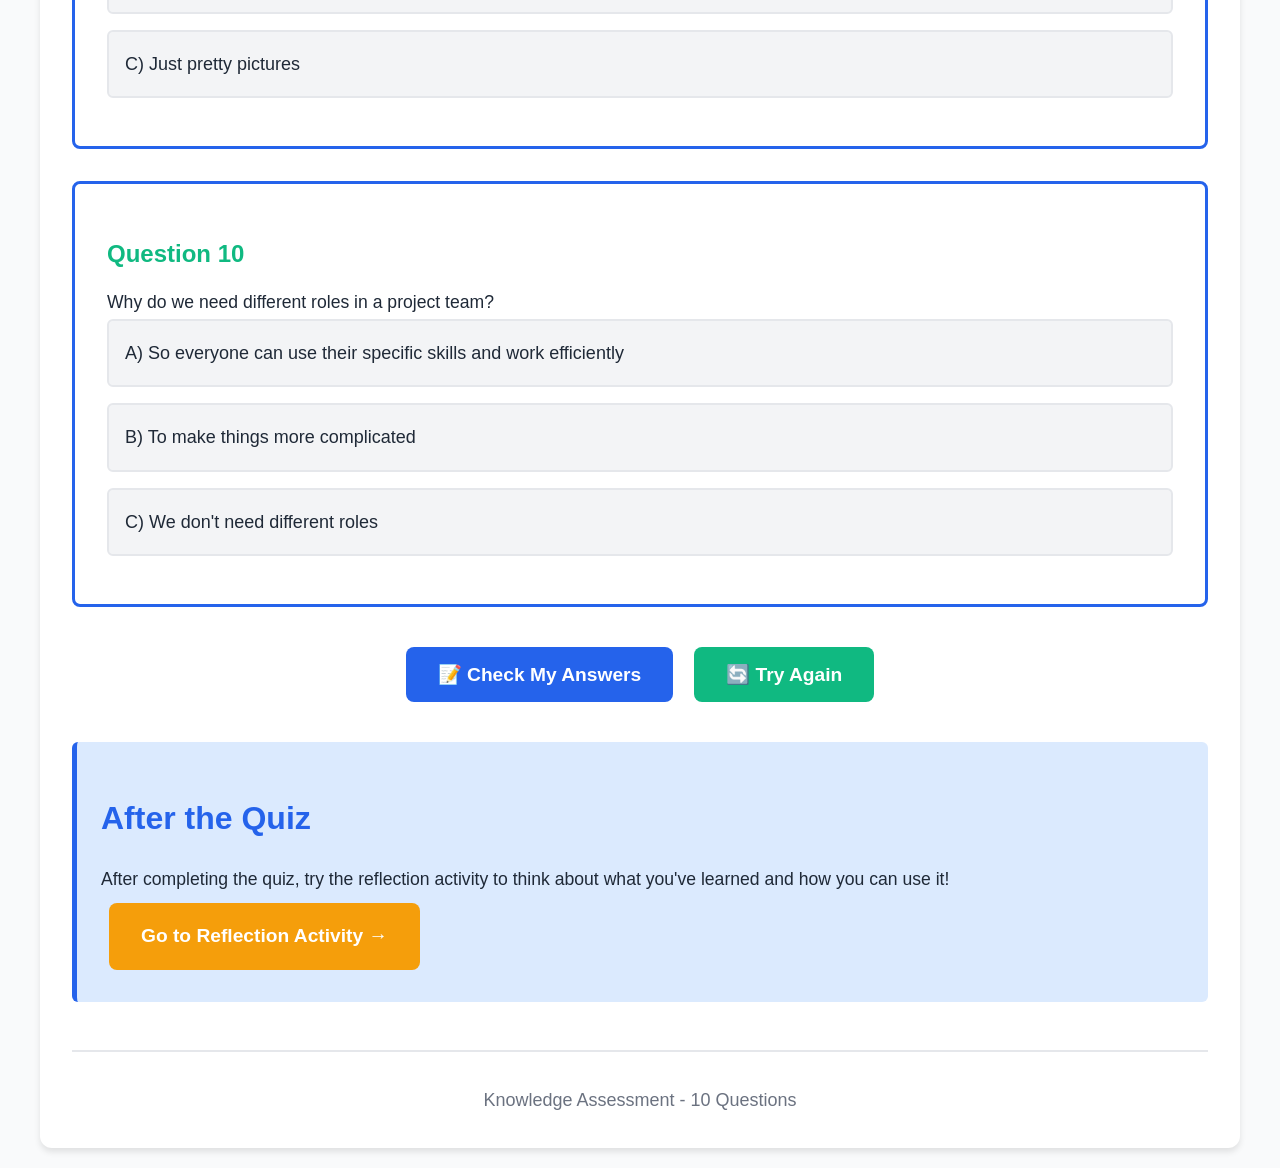
<file: assessment/quiz.html>
<!DOCTYPE html>
<html lang="en">
<head>
    <meta charset="UTF-8">
    <meta name="viewport" content="width=device-width, initial-scale=1.0">
    <title>Project Management Quiz</title>
    <link rel="stylesheet" href="../css/styles.css">
</head>
<body>
    <a href="#main-content" class="skip-link">Skip to main content</a>
    
    <div class="container">
        <header>
            <h1>✅ Project Management Quiz</h1>
        </header>

        <nav class="nav" role="navigation" aria-label="Main navigation">
            <ul>
                <li><a href="../index.html">🏠 Home</a></li>
                <li><a href="../concepts/what-is-pm.html">📚 Concepts</a></li>
                <li><a href="../activities/project-brief.html">🎮 Activities</a></li>
                <li><a href="quiz.html">✅ Quiz</a></li>
                <li><a href="reflection.html">💭 Reflection</a></li>
            </ul>
        </nav>

        <main id="main-content">
            <section class="info-box">
                <h2>Test Your Knowledge!</h2>
                <p style="font-size: 1.2rem;">
                    Answer these questions about project management. Take your time and do your best!
                </p>
            </section>

            <section class="highlight">
                <h2>Quiz Instructions</h2>
                <ul style="font-size: 1.1rem;">
                    <li>There are 10 questions</li>
                    <li>Click on the answer you think is correct</li>
                    <li>When you've answered all questions, click "Check My Answers"</li>
                    <li>You can try as many times as you like!</li>
                </ul>
            </section>

            <div id="quiz-container">
                <!-- Question 1 -->
                <div class="quiz-question">
                    <h3>Question 1</h3>
                    <p style="font-size: 1.1rem;">What is project management?</p>
                    <ul class="quiz-options">
                        <li class="quiz-option" data-question="1" data-answer="A">
                            A) The way we organize and control work to complete a specific goal
                        </li>
                        <li class="quiz-option" data-question="1" data-answer="B">
                            B) Just making a to-do list
                        </li>
                        <li class="quiz-option" data-question="1" data-answer="C">
                            C) Only used for building houses
                        </li>
                    </ul>
                </div>

                <!-- Question 2 -->
                <div class="quiz-question">
                    <h3>Question 2</h3>
                    <p style="font-size: 1.1rem;">Why is planning important in a project?</p>
                    <ul class="quiz-options">
                        <li class="quiz-option" data-question="2" data-answer="A">
                            A) It wastes time
                        </li>
                        <li class="quiz-option" data-question="2" data-answer="B">
                            B) It saves time, money, and reduces stress
                        </li>
                        <li class="quiz-option" data-question="2" data-answer="C">
                            C) It's only needed for big projects
                        </li>
                    </ul>
                </div>

                <!-- Question 3 -->
                <div class="quiz-question">
                    <h3>Question 3</h3>
                    <p style="font-size: 1.1rem;">What does a Project Manager do?</p>
                    <ul class="quiz-options">
                        <li class="quiz-option" data-question="3" data-answer="A">
                            A) Only writes code
                        </li>
                        <li class="quiz-option" data-question="3" data-answer="B">
                            B) Creates plans, assigns tasks, and keeps the project on track
                        </li>
                        <li class="quiz-option" data-question="3" data-answer="C">
                            C) Just watches other people work
                        </li>
                    </ul>
                </div>

                <!-- Question 4 -->
                <div class="quiz-question">
                    <h3>Question 4</h3>
                    <p style="font-size: 1.1rem;">What is a Gantt Chart used for?</p>
                    <ul class="quiz-options">
                        <li class="quiz-option" data-question="4" data-answer="A">
                            A) To show a visual timeline of project tasks
                        </li>
                        <li class="quiz-option" data-question="4" data-answer="B">
                            B) To calculate math problems
                        </li>
                        <li class="quiz-option" data-question="4" data-answer="C">
                            C) To draw pictures
                        </li>
                    </ul>
                </div>

                <!-- Question 5 -->
                <div class="quiz-question">
                    <h3>Question 5</h3>
                    <p style="font-size: 1.1rem;">Who are stakeholders?</p>
                    <ul class="quiz-options">
                        <li class="quiz-option" data-question="5" data-answer="A">
                            A) Only the people who work on the project
                        </li>
                        <li class="quiz-option" data-question="5" data-answer="B">
                            B) People who are affected by or interested in the project
                        </li>
                        <li class="quiz-option" data-question="5" data-answer="C">
                            C) People who don't care about the project
                        </li>
                    </ul>
                </div>

                <!-- Question 6 -->
                <div class="quiz-question">
                    <h3>Question 6</h3>
                    <p style="font-size: 1.1rem;">What is a project budget?</p>
                    <ul class="quiz-options">
                        <li class="quiz-option" data-question="6" data-answer="A">
                            A) The amount of time you have
                        </li>
                        <li class="quiz-option" data-question="6" data-answer="B">
                            B) The number of people on the team
                        </li>
                        <li class="quiz-option" data-question="6" data-answer="C">
                            C) The amount of money available to spend
                        </li>
                    </ul>
                </div>

                <!-- Question 7 -->
                <div class="quiz-question">
                    <h3>Question 7</h3>
                    <p style="font-size: 1.1rem;">What is a milestone in a project?</p>
                    <ul class="quiz-options">
                        <li class="quiz-option" data-question="7" data-answer="A">
                            A) A rock by the side of the road
                        </li>
                        <li class="quiz-option" data-question="7" data-answer="B">
                            B) An important achievement or point in the project
                        </li>
                        <li class="quiz-option" data-question="7" data-answer="C">
                            C) A mistake in the project
                        </li>
                    </ul>
                </div>

                <!-- Question 8 -->
                <div class="quiz-question">
                    <h3>Question 8</h3>
                    <p style="font-size: 1.1rem;">What is a task dependency?</p>
                    <ul class="quiz-options">
                        <li class="quiz-option" data-question="8" data-answer="A">
                            A) When one task can't start until another task is finished
                        </li>
                        <li class="quiz-option" data-question="8" data-answer="B">
                            B) When tasks are easy
                        </li>
                        <li class="quiz-option" data-question="8" data-answer="C">
                            C) When you can do tasks in any order
                        </li>
                    </ul>
                </div>

                <!-- Question 9 -->
                <div class="quiz-question">
                    <h3>Question 9</h3>
                    <p style="font-size: 1.1rem;">What should a Project Brief include?</p>
                    <ul class="quiz-options">
                        <li class="quiz-option" data-question="9" data-answer="A">
                            A) Only the project name
                        </li>
                        <li class="quiz-option" data-question="9" data-answer="B">
                            B) Goals, timeline, budget, team, and tasks
                        </li>
                        <li class="quiz-option" data-question="9" data-answer="C">
                            C) Just pretty pictures
                        </li>
                    </ul>
                </div>

                <!-- Question 10 -->
                <div class="quiz-question">
                    <h3>Question 10</h3>
                    <p style="font-size: 1.1rem;">Why do we need different roles in a project team?</p>
                    <ul class="quiz-options">
                        <li class="quiz-option" data-question="10" data-answer="A">
                            A) So everyone can use their specific skills and work efficiently
                        </li>
                        <li class="quiz-option" data-question="10" data-answer="B">
                            B) To make things more complicated
                        </li>
                        <li class="quiz-option" data-question="10" data-answer="C">
                            C) We don't need different roles
                        </li>
                    </ul>
                </div>
            </div>

            <section style="text-align: center; margin: 2rem 0;">
                <button class="btn btn-primary" onclick="checkQuiz()">📝 Check My Answers</button>
                <button class="btn btn-secondary" onclick="resetQuiz()">🔄 Try Again</button>
            </section>

            <section id="quiz-results" class="success-box" style="display: none;">
                <h2>📊 Your Results</h2>
                <div id="results-content"></div>
            </section>

            <section class="info-box">
                <h2>After the Quiz</h2>
                <p style="font-size: 1.1rem;">
                    After completing the quiz, try the reflection activity to think about 
                    what you've learned and how you can use it!
                </p>
                <a href="reflection.html" class="btn btn-accent">Go to Reflection Activity →</a>
            </section>
        </main>

        <footer style="margin-top: 3rem; padding-top: 2rem; border-top: 2px solid var(--border-color); text-align: center; color: #6b7280;">
            <p>Knowledge Assessment - 10 Questions</p>
        </footer>
    </div>

    <script src="../js/quiz.js"></script>
</body>
</html>
</file>
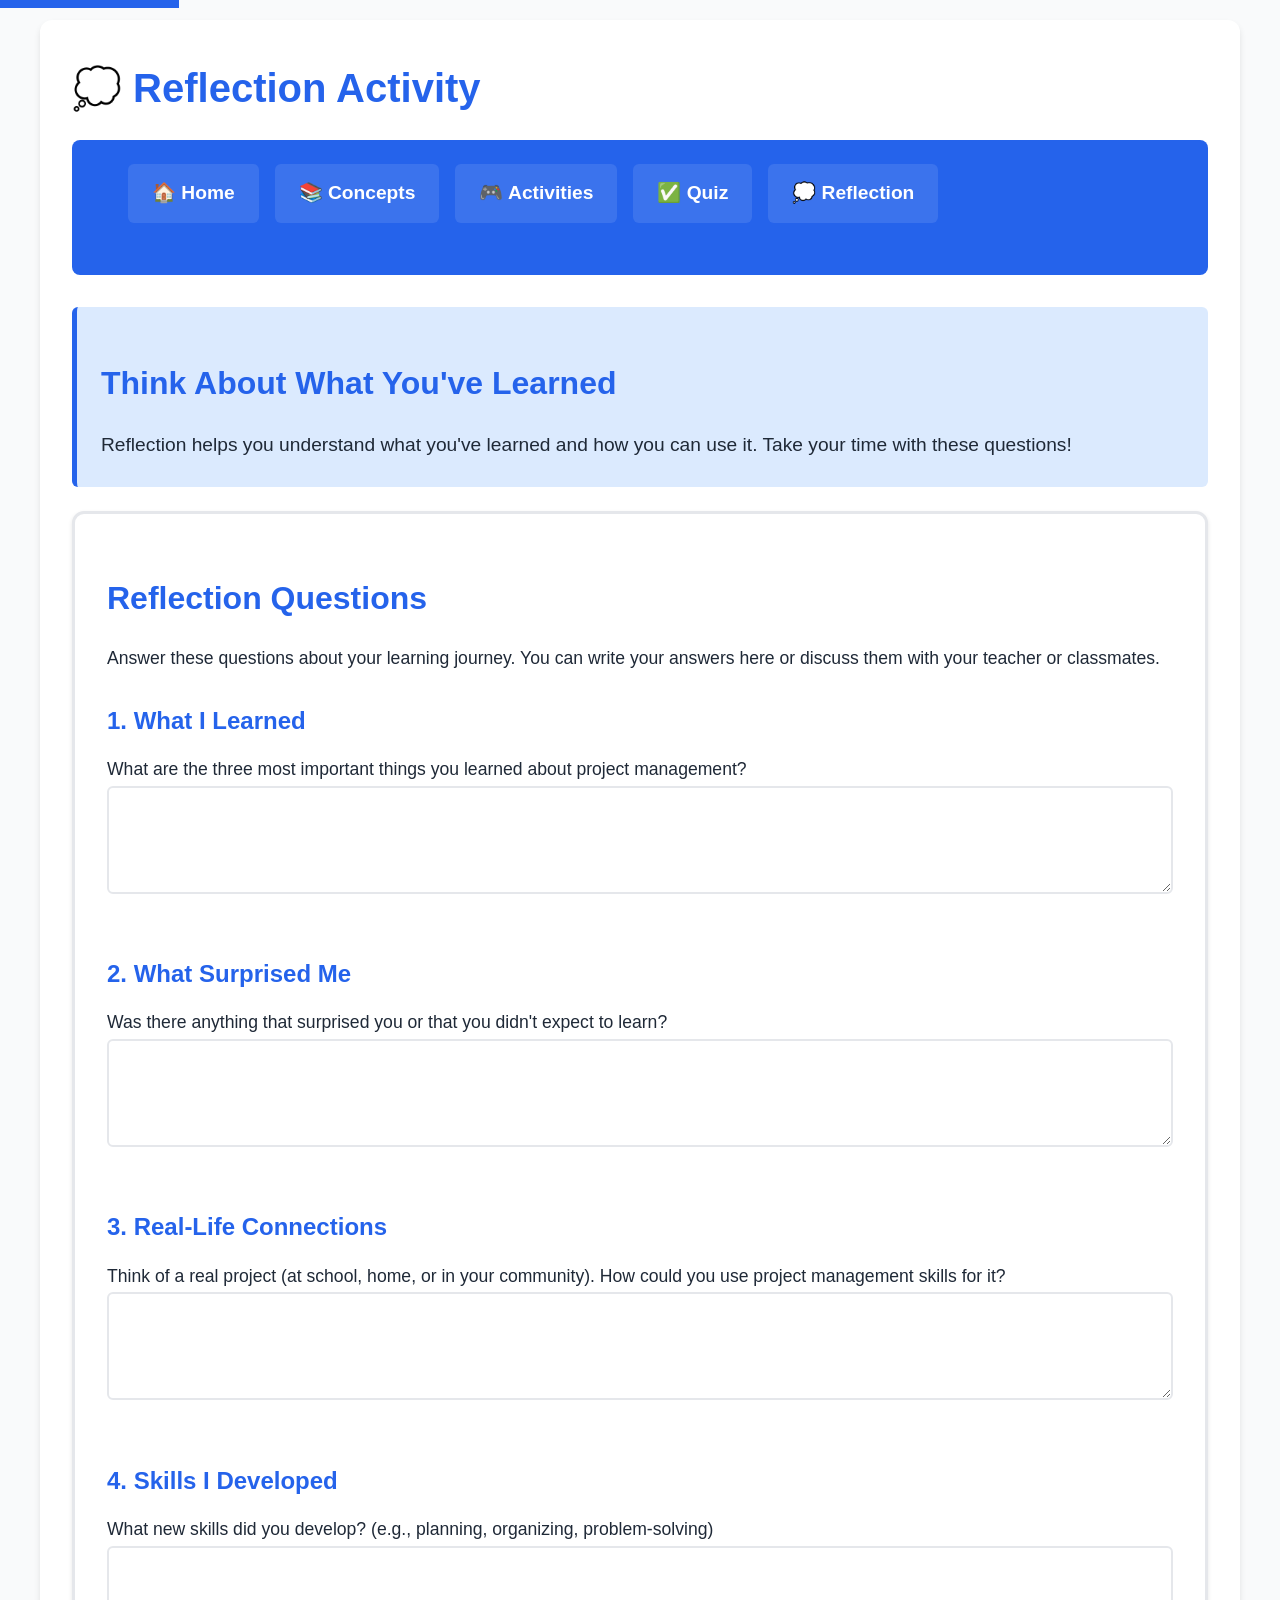
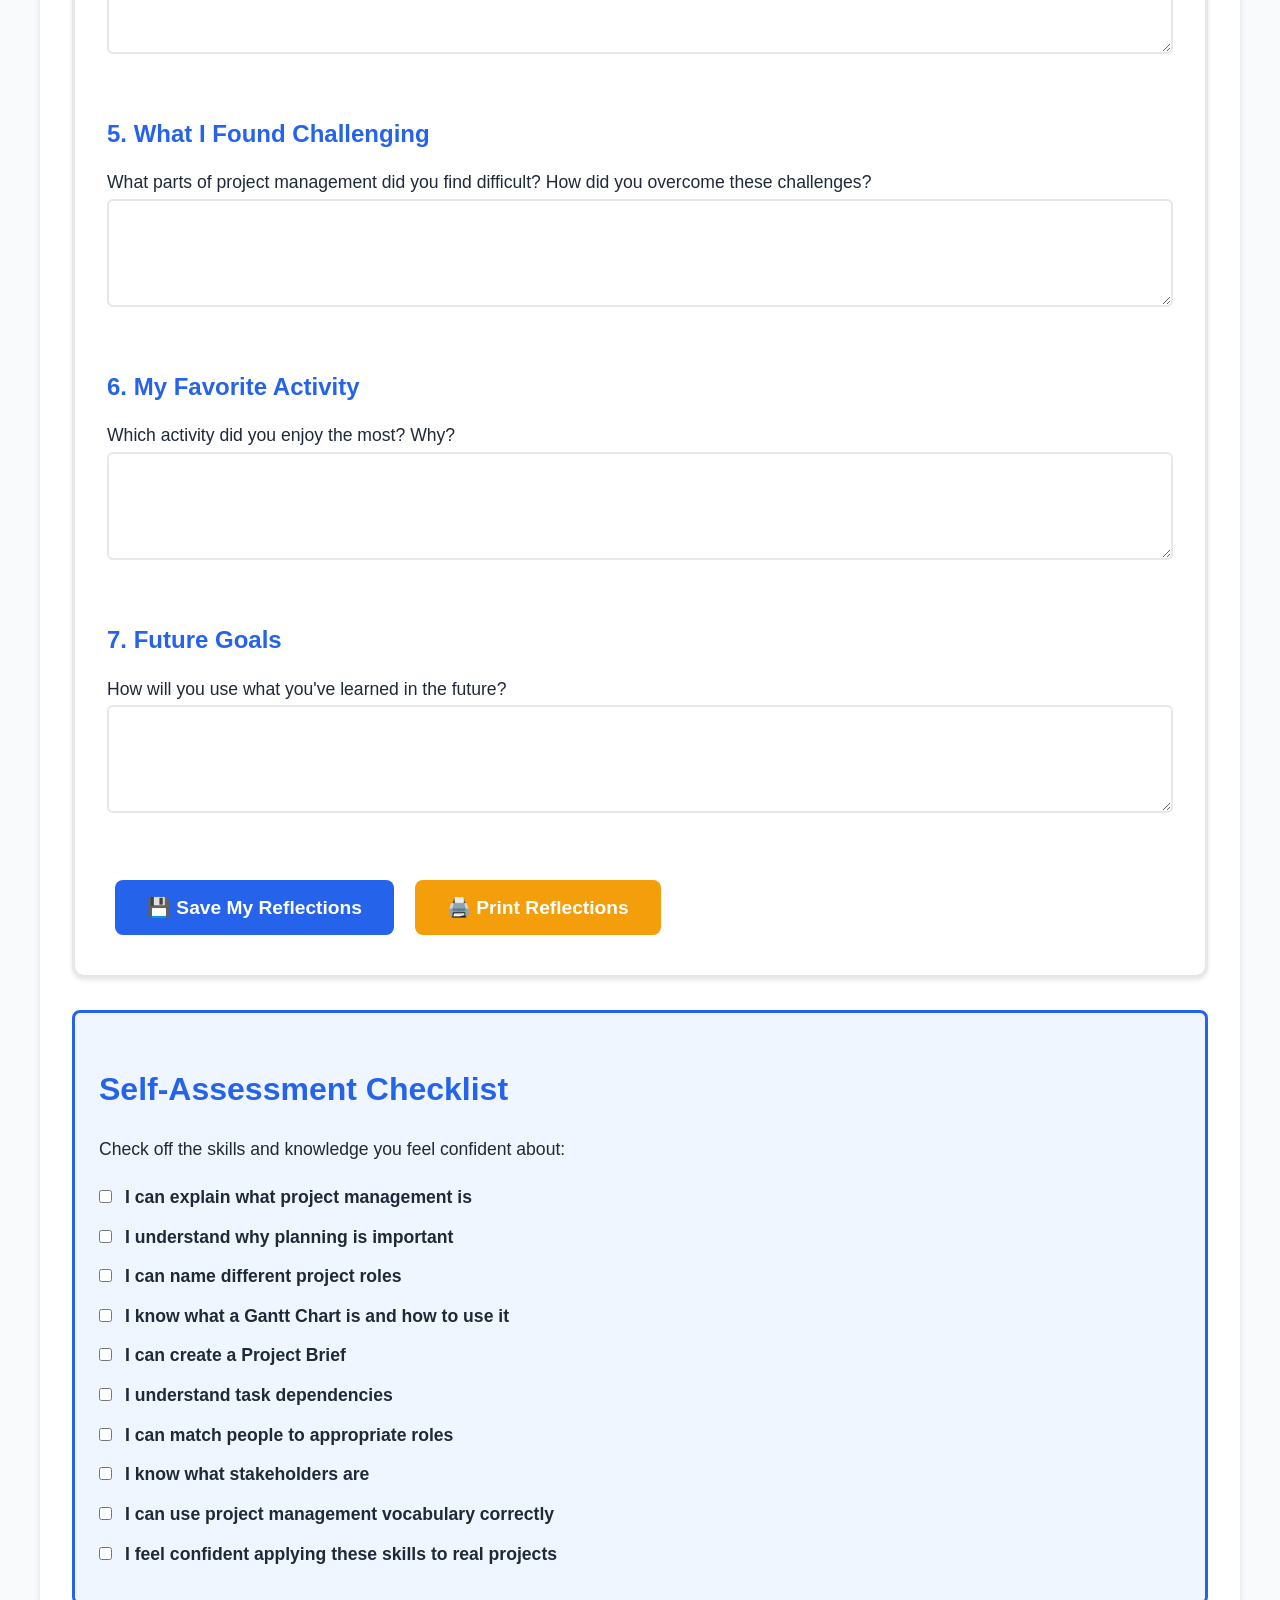
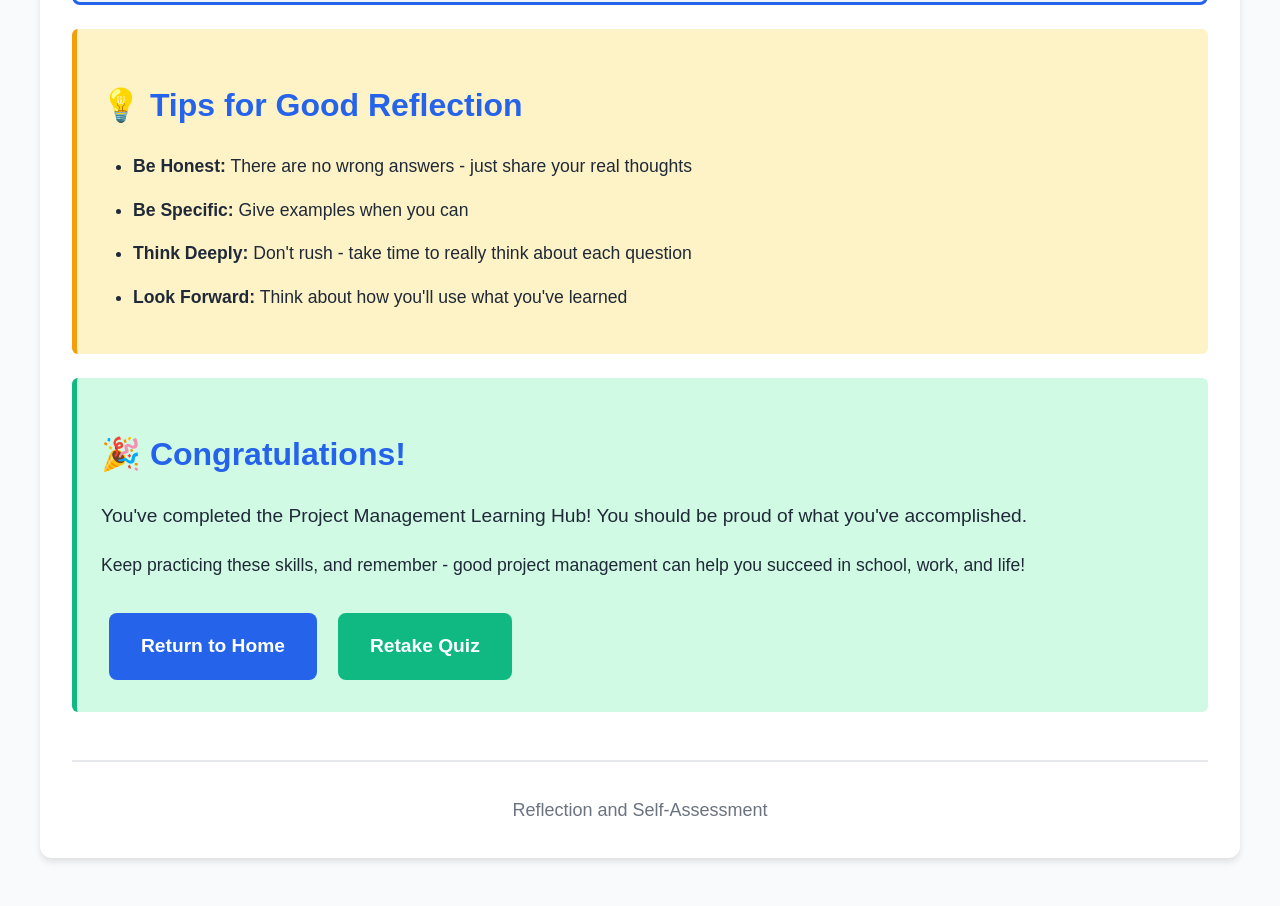
<file: assessment/reflection.html>
<!DOCTYPE html>
<html lang="en">
<head>
    <meta charset="UTF-8">
    <meta name="viewport" content="width=device-width, initial-scale=1.0">
    <title>Reflection Activity</title>
    <link rel="stylesheet" href="../css/styles.css">
</head>
<body>
    <a href="#main-content" class="skip-link">Skip to main content</a>
    
    <div class="container">
        <header>
            <h1>💭 Reflection Activity</h1>
        </header>

        <nav class="nav" role="navigation" aria-label="Main navigation">
            <ul>
                <li><a href="../index.html">🏠 Home</a></li>
                <li><a href="../concepts/what-is-pm.html">📚 Concepts</a></li>
                <li><a href="../activities/project-brief.html">🎮 Activities</a></li>
                <li><a href="quiz.html">✅ Quiz</a></li>
                <li><a href="reflection.html">💭 Reflection</a></li>
            </ul>
        </nav>

        <main id="main-content">
            <section class="info-box">
                <h2>Think About What You've Learned</h2>
                <p style="font-size: 1.2rem;">
                    Reflection helps you understand what you've learned and how you can use it. 
                    Take your time with these questions!
                </p>
            </section>

            <section class="card">
                <h2>Reflection Questions</h2>
                <p style="font-size: 1.1rem; margin-bottom: 1.5rem;">
                    Answer these questions about your learning journey. You can write your answers 
                    here or discuss them with your teacher or classmates.
                </p>

                <div style="margin-bottom: 2rem;">
                    <h3 style="color: var(--primary-color);">1. What I Learned</h3>
                    <p style="font-size: 1.1rem;">What are the three most important things you learned about project management?</p>
                    <textarea id="learned" rows="4" style="width: 100%; padding: 1rem; font-size: 1rem; border: 2px solid var(--border-color); border-radius: 6px;"></textarea>
                </div>

                <div style="margin-bottom: 2rem;">
                    <h3 style="color: var(--primary-color);">2. What Surprised Me</h3>
                    <p style="font-size: 1.1rem;">Was there anything that surprised you or that you didn't expect to learn?</p>
                    <textarea id="surprised" rows="4" style="width: 100%; padding: 1rem; font-size: 1rem; border: 2px solid var(--border-color); border-radius: 6px;"></textarea>
                </div>

                <div style="margin-bottom: 2rem;">
                    <h3 style="color: var(--primary-color);">3. Real-Life Connections</h3>
                    <p style="font-size: 1.1rem;">Think of a real project (at school, home, or in your community). How could you use project management skills for it?</p>
                    <textarea id="reallife" rows="4" style="width: 100%; padding: 1rem; font-size: 1rem; border: 2px solid var(--border-color); border-radius: 6px;"></textarea>
                </div>

                <div style="margin-bottom: 2rem;">
                    <h3 style="color: var(--primary-color);">4. Skills I Developed</h3>
                    <p style="font-size: 1.1rem;">What new skills did you develop? (e.g., planning, organizing, problem-solving)</p>
                    <textarea id="skills" rows="4" style="width: 100%; padding: 1rem; font-size: 1rem; border: 2px solid var(--border-color); border-radius: 6px;"></textarea>
                </div>

                <div style="margin-bottom: 2rem;">
                    <h3 style="color: var(--primary-color);">5. What I Found Challenging</h3>
                    <p style="font-size: 1.1rem;">What parts of project management did you find difficult? How did you overcome these challenges?</p>
                    <textarea id="challenging" rows="4" style="width: 100%; padding: 1rem; font-size: 1rem; border: 2px solid var(--border-color); border-radius: 6px;"></textarea>
                </div>

                <div style="margin-bottom: 2rem;">
                    <h3 style="color: var(--primary-color);">6. My Favorite Activity</h3>
                    <p style="font-size: 1.1rem;">Which activity did you enjoy the most? Why?</p>
                    <textarea id="favorite" rows="4" style="width: 100%; padding: 1rem; font-size: 1rem; border: 2px solid var(--border-color); border-radius: 6px;"></textarea>
                </div>

                <div style="margin-bottom: 2rem;">
                    <h3 style="color: var(--primary-color);">7. Future Goals</h3>
                    <p style="font-size: 1.1rem;">How will you use what you've learned in the future?</p>
                    <textarea id="future" rows="4" style="width: 100%; padding: 1rem; font-size: 1rem; border: 2px solid var(--border-color); border-radius: 6px;"></textarea>
                </div>

                <button class="btn btn-primary" onclick="saveReflection()">💾 Save My Reflections</button>
                <button class="btn btn-accent" onclick="window.print()">🖨️ Print Reflections</button>
            </section>

            <section class="visual-aid">
                <h2>Self-Assessment Checklist</h2>
                <p style="font-size: 1.1rem; margin-bottom: 1rem;">
                    Check off the skills and knowledge you feel confident about:
                </p>
                <div style="font-size: 1.1rem;">
                    <label style="display: block; margin-bottom: 0.5rem;">
                        <input type="checkbox" style="width: auto; margin-right: 0.5rem;">
                        I can explain what project management is
                    </label>
                    <label style="display: block; margin-bottom: 0.5rem;">
                        <input type="checkbox" style="width: auto; margin-right: 0.5rem;">
                        I understand why planning is important
                    </label>
                    <label style="display: block; margin-bottom: 0.5rem;">
                        <input type="checkbox" style="width: auto; margin-right: 0.5rem;">
                        I can name different project roles
                    </label>
                    <label style="display: block; margin-bottom: 0.5rem;">
                        <input type="checkbox" style="width: auto; margin-right: 0.5rem;">
                        I know what a Gantt Chart is and how to use it
                    </label>
                    <label style="display: block; margin-bottom: 0.5rem;">
                        <input type="checkbox" style="width: auto; margin-right: 0.5rem;">
                        I can create a Project Brief
                    </label>
                    <label style="display: block; margin-bottom: 0.5rem;">
                        <input type="checkbox" style="width: auto; margin-right: 0.5rem;">
                        I understand task dependencies
                    </label>
                    <label style="display: block; margin-bottom: 0.5rem;">
                        <input type="checkbox" style="width: auto; margin-right: 0.5rem;">
                        I can match people to appropriate roles
                    </label>
                    <label style="display: block; margin-bottom: 0.5rem;">
                        <input type="checkbox" style="width: auto; margin-right: 0.5rem;">
                        I know what stakeholders are
                    </label>
                    <label style="display: block; margin-bottom: 0.5rem;">
                        <input type="checkbox" style="width: auto; margin-right: 0.5rem;">
                        I can use project management vocabulary correctly
                    </label>
                    <label style="display: block; margin-bottom: 0.5rem;">
                        <input type="checkbox" style="width: auto; margin-right: 0.5rem;">
                        I feel confident applying these skills to real projects
                    </label>
                </div>
            </section>

            <section class="highlight">
                <h2>💡 Tips for Good Reflection</h2>
                <ul style="font-size: 1.1rem;">
                    <li><strong>Be Honest:</strong> There are no wrong answers - just share your real thoughts</li>
                    <li><strong>Be Specific:</strong> Give examples when you can</li>
                    <li><strong>Think Deeply:</strong> Don't rush - take time to really think about each question</li>
                    <li><strong>Look Forward:</strong> Think about how you'll use what you've learned</li>
                </ul>
            </section>

            <section class="success-box">
                <h2>🎉 Congratulations!</h2>
                <p style="font-size: 1.2rem;">
                    You've completed the Project Management Learning Hub! You should be proud of what you've accomplished.
                </p>
                <p style="font-size: 1.1rem; margin-top: 1rem;">
                    Keep practicing these skills, and remember - good project management can help you succeed 
                    in school, work, and life!
                </p>
                <div style="margin-top: 1.5rem;">
                    <a href="../index.html" class="btn btn-primary">Return to Home</a>
                    <a href="quiz.html" class="btn btn-secondary">Retake Quiz</a>
                </div>
            </section>
        </main>

        <footer style="margin-top: 3rem; padding-top: 2rem; border-top: 2px solid var(--border-color); text-align: center; color: #6b7280;">
            <p>Reflection and Self-Assessment</p>
        </footer>
    </div>

    <script>
        function saveReflection() {
            alert('Your reflections have been saved to your browser. You can print them or discuss them with your teacher!');
            
            // Save to localStorage
            const reflections = {
                learned: document.getElementById('learned').value,
                surprised: document.getElementById('surprised').value,
                reallife: document.getElementById('reallife').value,
                skills: document.getElementById('skills').value,
                challenging: document.getElementById('challenging').value,
                favorite: document.getElementById('favorite').value,
                future: document.getElementById('future').value
            };
            
            localStorage.setItem('projectManagementReflections', JSON.stringify(reflections));
        }
        
        // Load saved reflections if they exist
        window.addEventListener('load', function() {
            const saved = localStorage.getItem('projectManagementReflections');
            if (saved) {
                const reflections = JSON.parse(saved);
                document.getElementById('learned').value = reflections.learned || '';
                document.getElementById('surprised').value = reflections.surprised || '';
                document.getElementById('reallife').value = reflections.reallife || '';
                document.getElementById('skills').value = reflections.skills || '';
                document.getElementById('challenging').value = reflections.challenging || '';
                document.getElementById('favorite').value = reflections.favorite || '';
                document.getElementById('future').value = reflections.future || '';
            }
        });
    </script>
</body>
</html>
</file>
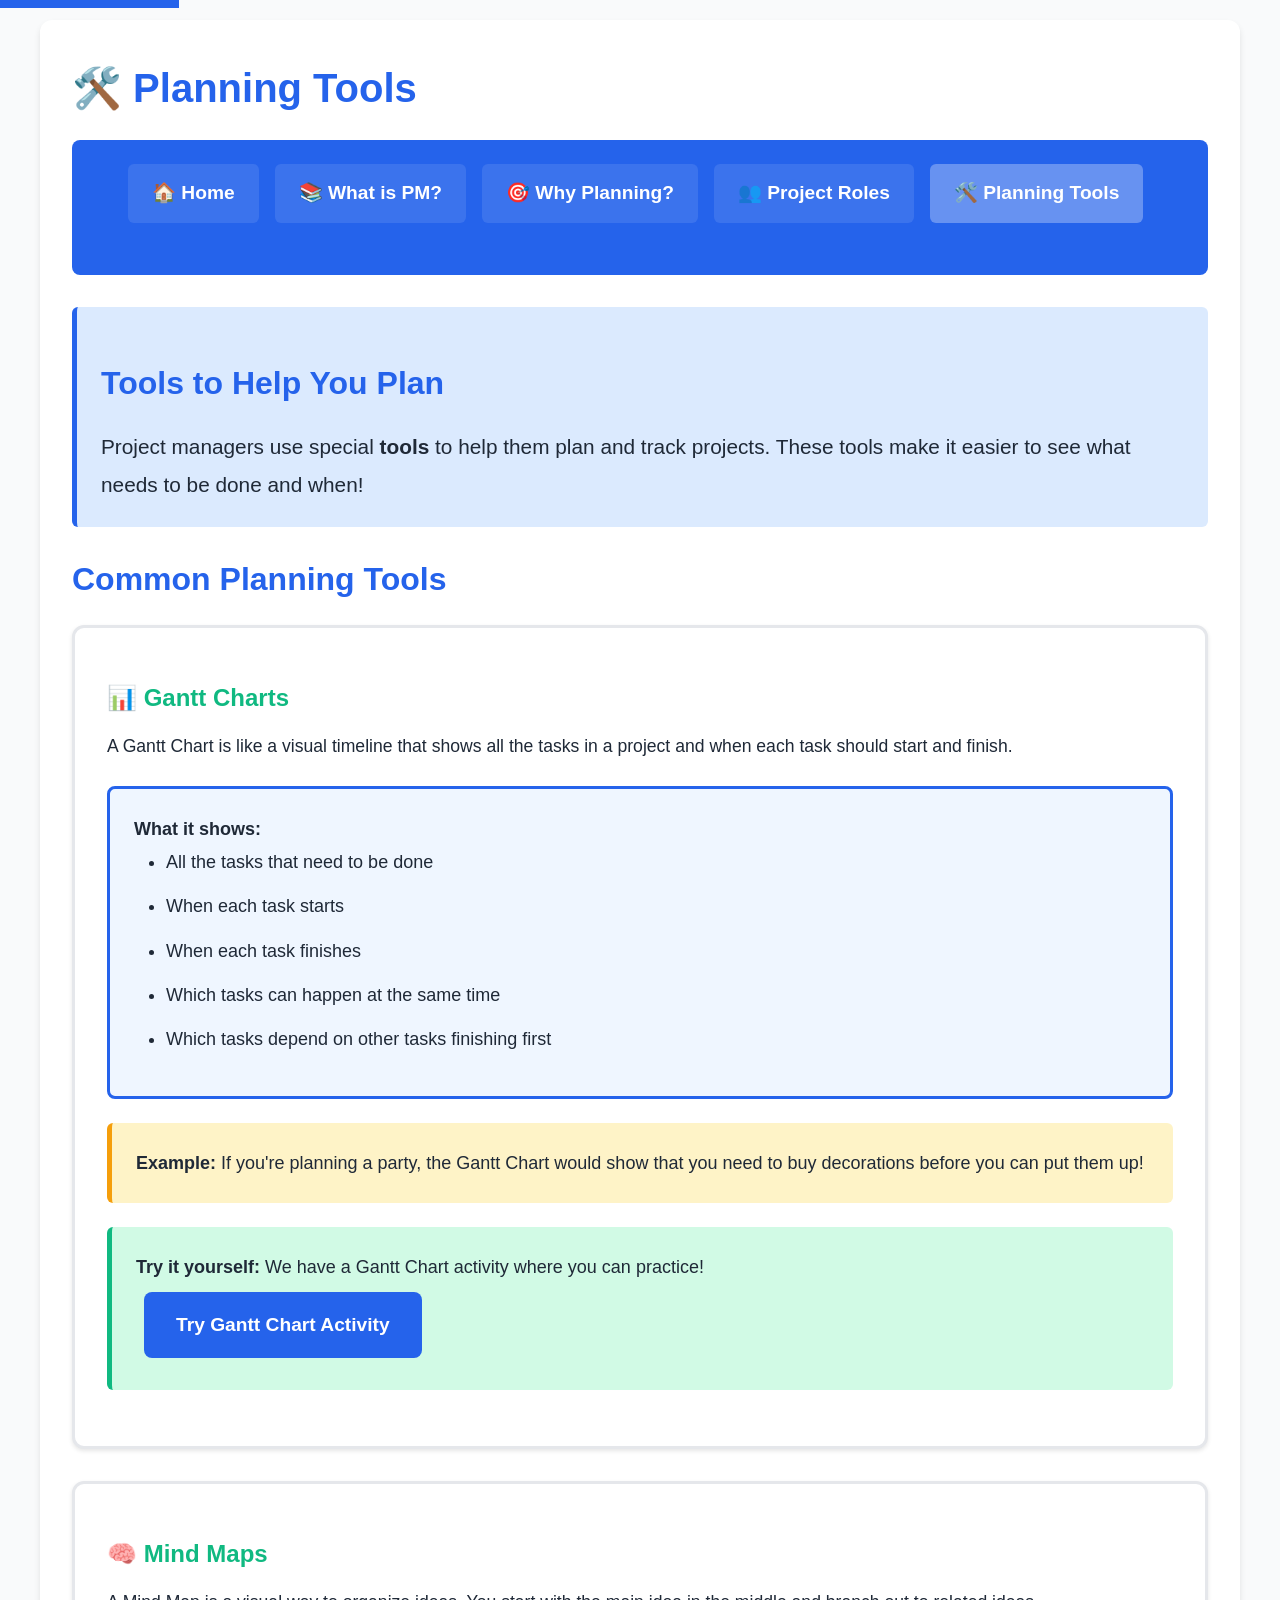
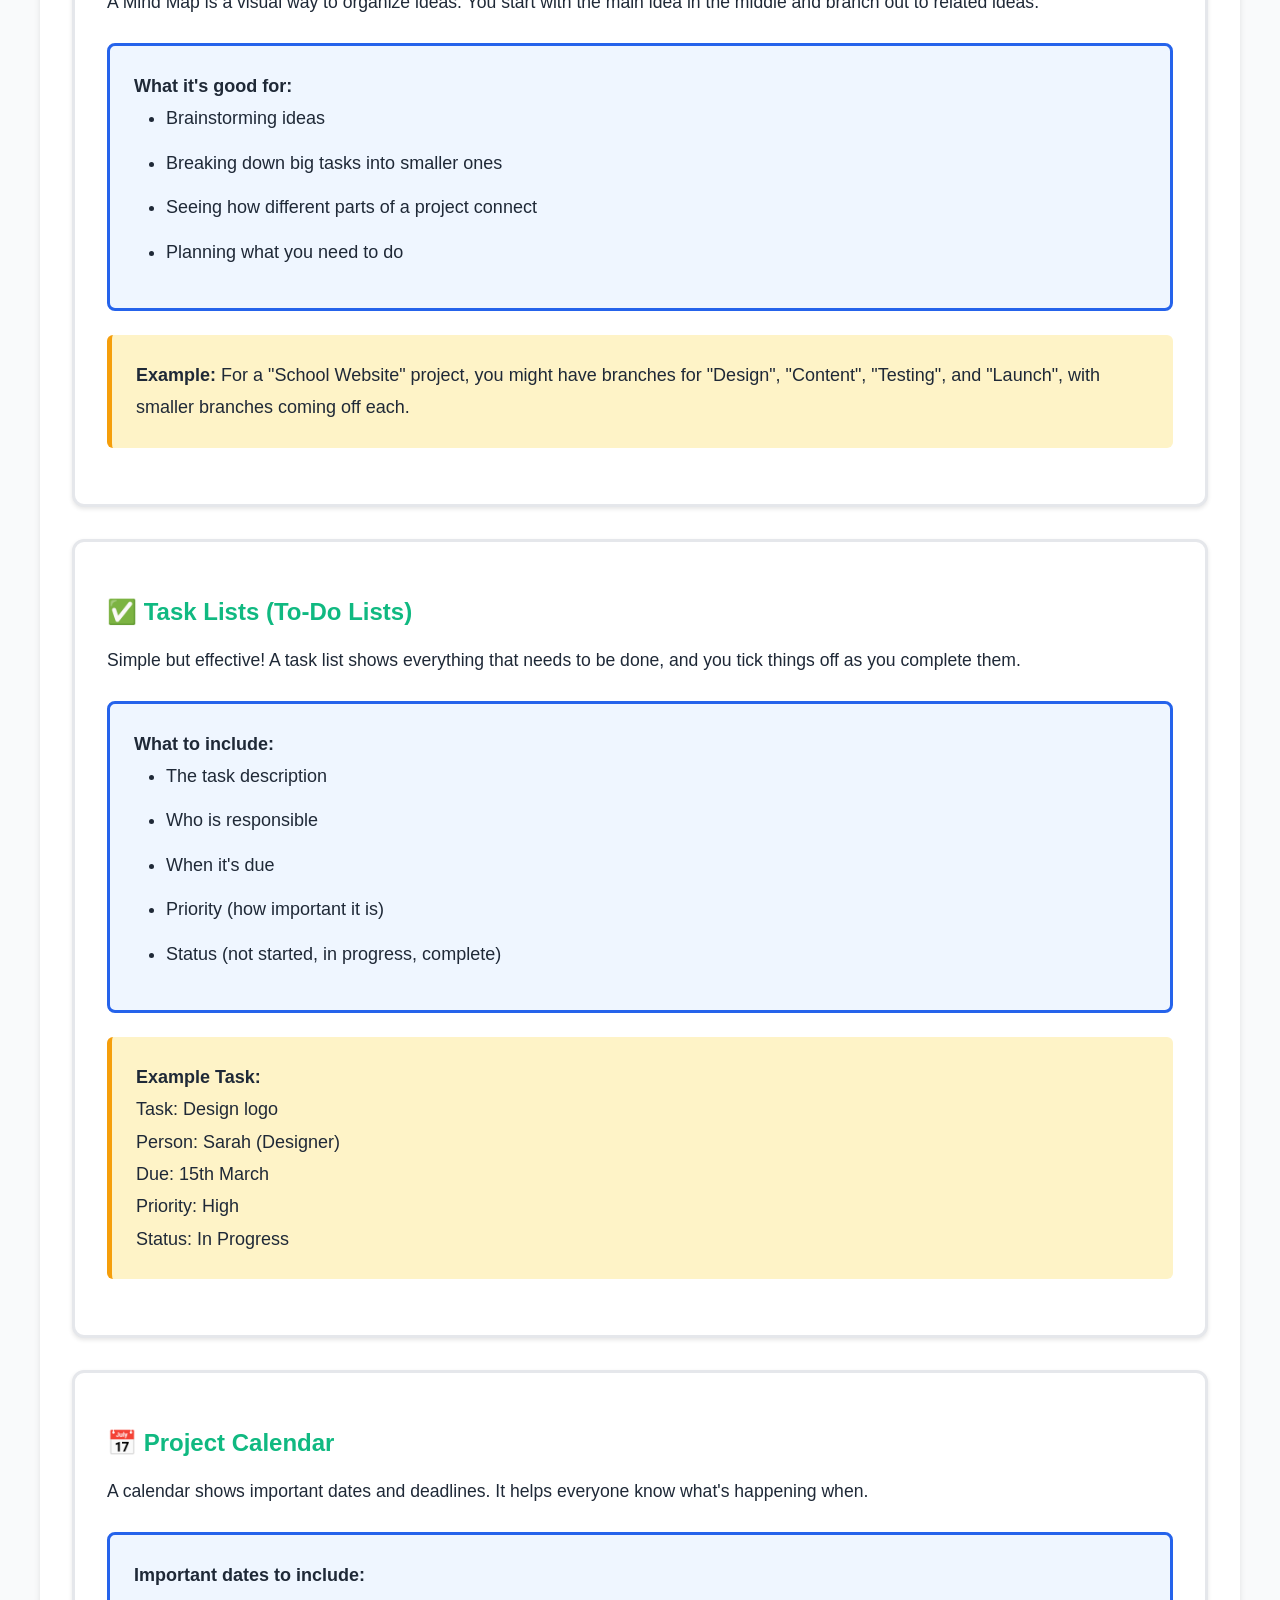
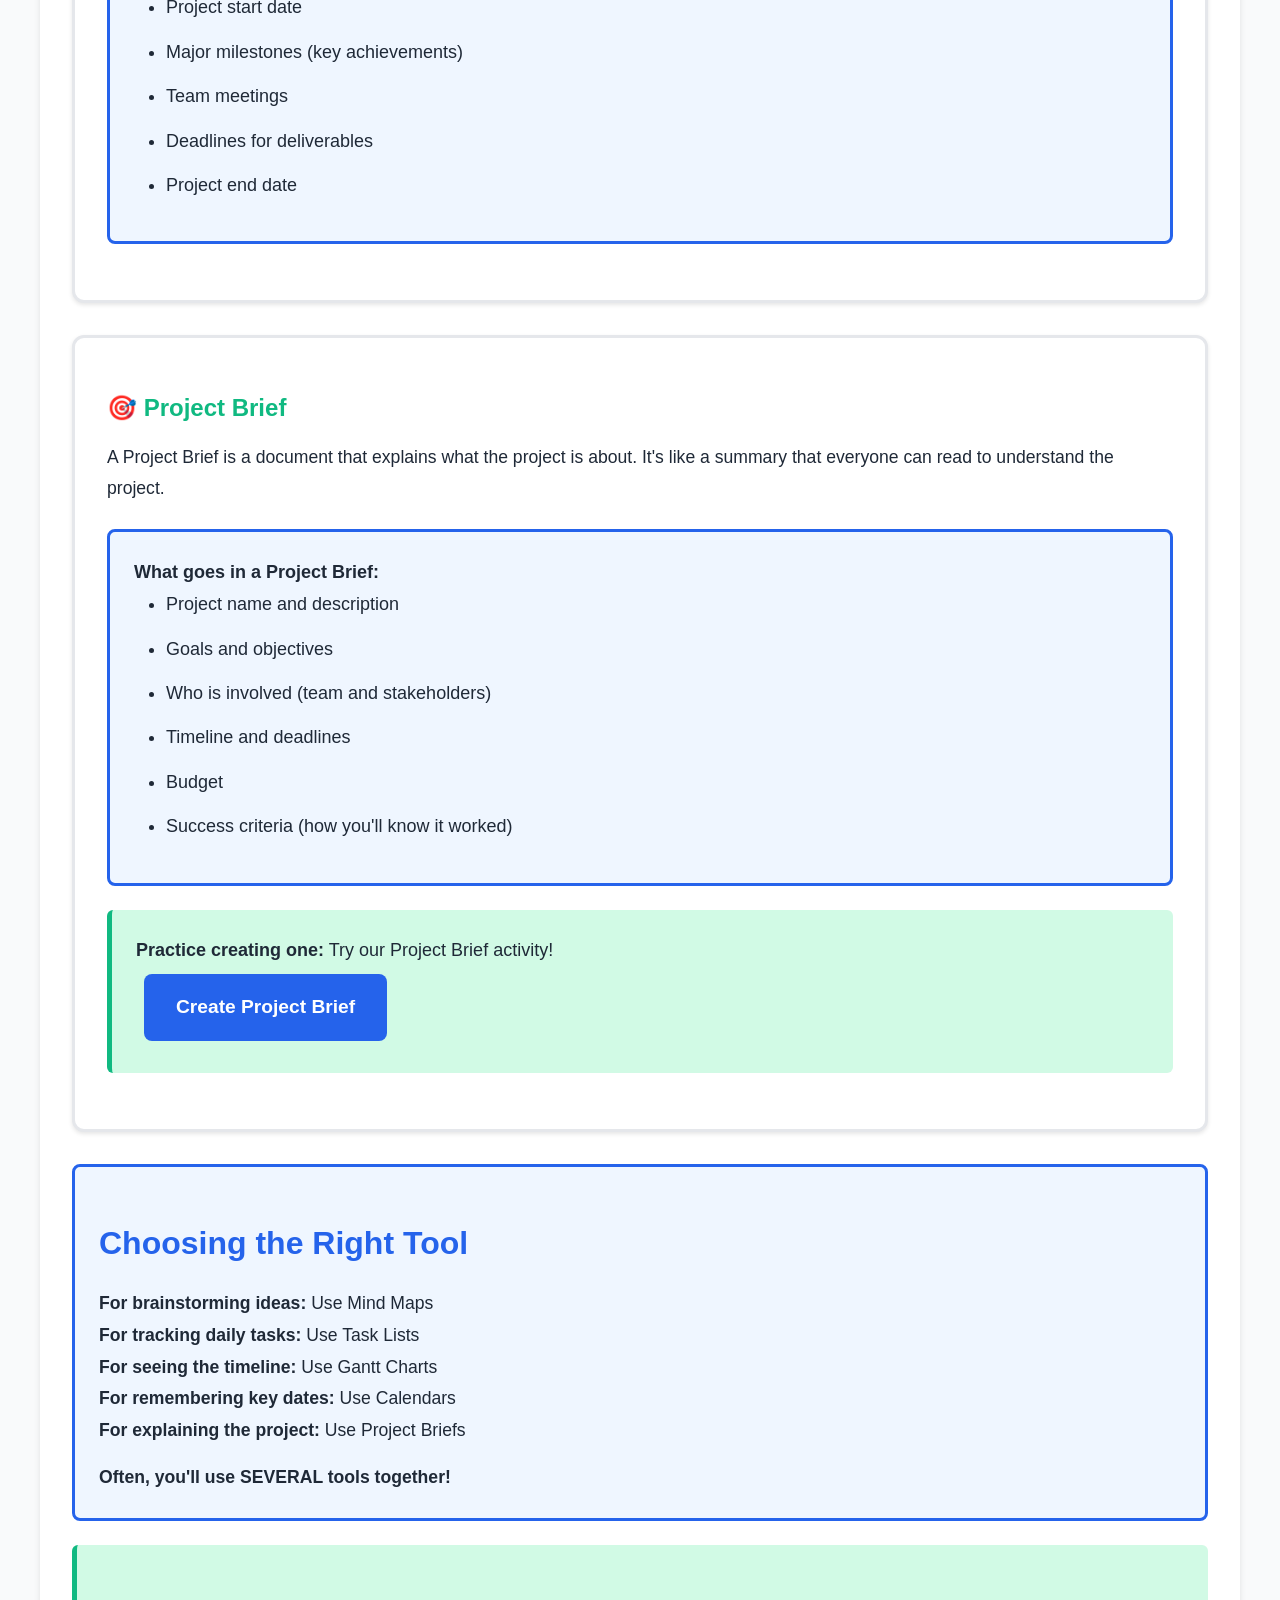
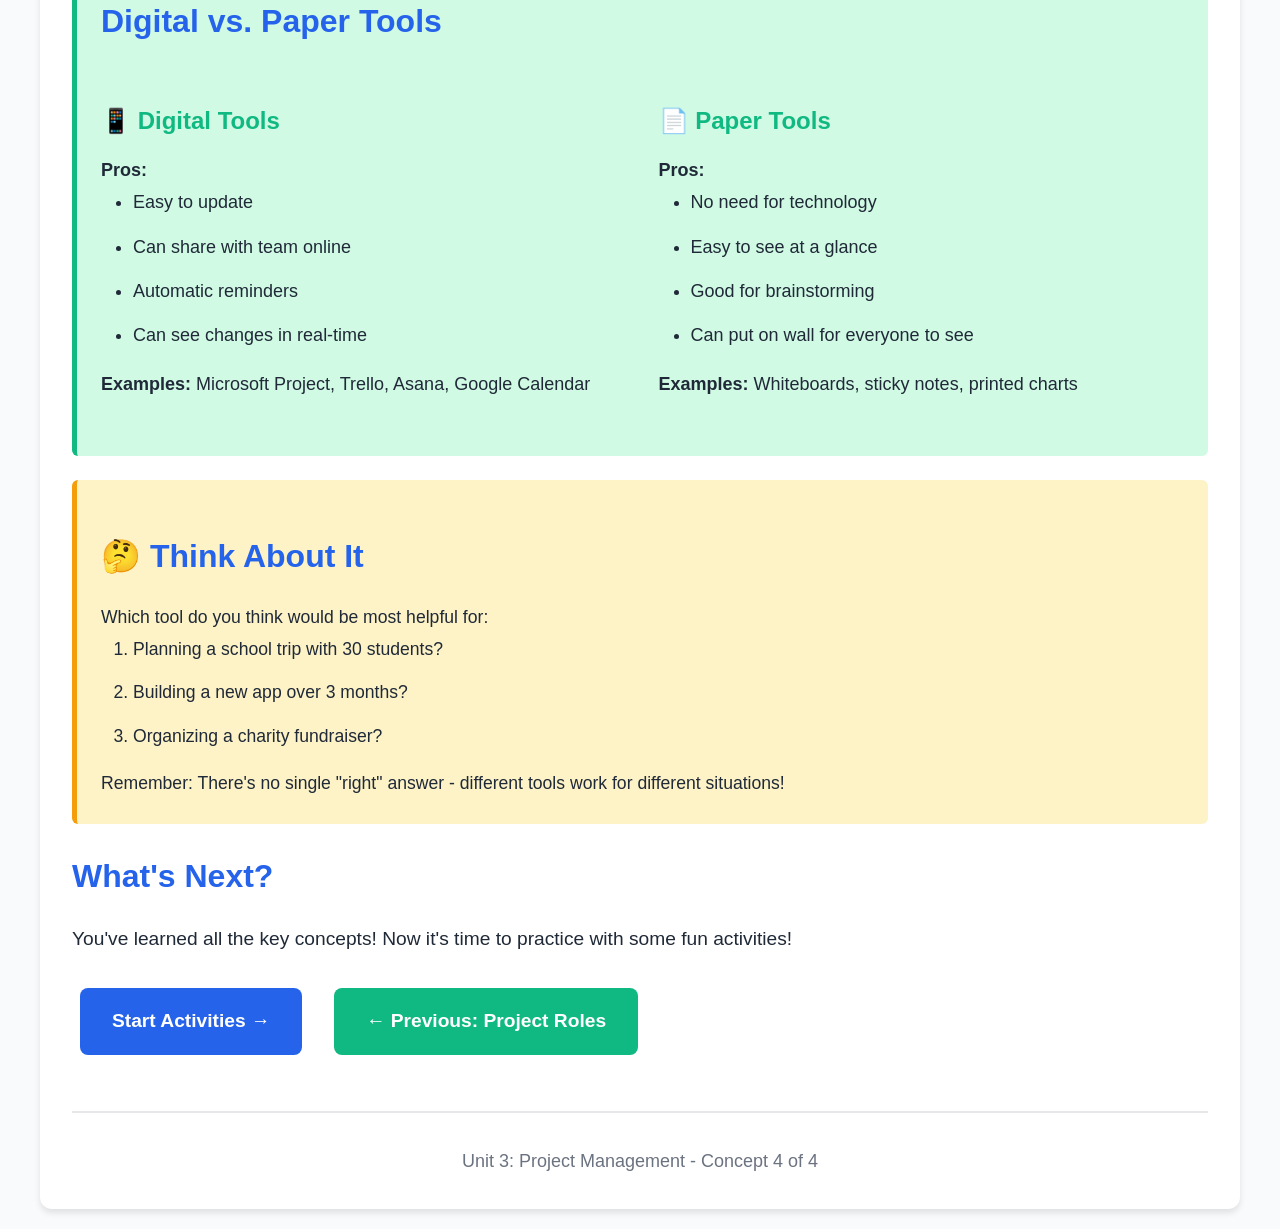
<file: concepts/planning-tools.html>
<!DOCTYPE html>
<html lang="en">
<head>
    <meta charset="UTF-8">
    <meta name="viewport" content="width=device-width, initial-scale=1.0">
    <title>Planning Tools - Learning Hub</title>
    <link rel="stylesheet" href="../css/styles.css">
</head>
<body>
    <a href="#main-content" class="skip-link">Skip to main content</a>
    
    <div class="container">
        <header>
            <h1>🛠️ Planning Tools</h1>
        </header>

        <nav class="nav" role="navigation" aria-label="Main navigation">
            <ul>
                <li><a href="../index.html">🏠 Home</a></li>
                <li><a href="what-is-pm.html">📚 What is PM?</a></li>
                <li><a href="why-planning.html">🎯 Why Planning?</a></li>
                <li><a href="project-roles.html">👥 Project Roles</a></li>
                <li><a href="planning-tools.html">🛠️ Planning Tools</a></li>
            </ul>
        </nav>

        <main id="main-content">
            <section class="info-box">
                <h2>Tools to Help You Plan</h2>
                <p style="font-size: 1.3rem;">
                    Project managers use special <strong>tools</strong> to help them plan and track projects. 
                    These tools make it easier to see what needs to be done and when!
                </p>
            </section>

            <section>
                <h2>Common Planning Tools</h2>
                
                <div class="card">
                    <h3>📊 Gantt Charts</h3>
                    <p style="font-size: 1.1rem;">
                        A Gantt Chart is like a visual timeline that shows all the tasks in a project 
                        and when each task should start and finish.
                    </p>
                    <div class="visual-aid">
                        <strong>What it shows:</strong>
                        <ul>
                            <li>All the tasks that need to be done</li>
                            <li>When each task starts</li>
                            <li>When each task finishes</li>
                            <li>Which tasks can happen at the same time</li>
                            <li>Which tasks depend on other tasks finishing first</li>
                        </ul>
                    </div>
                    <div class="highlight">
                        <strong>Example:</strong> If you're planning a party, the Gantt Chart would show that 
                        you need to buy decorations before you can put them up!
                    </div>
                    <div class="success-box">
                        <p><strong>Try it yourself:</strong> We have a Gantt Chart activity where you can practice!</p>
                        <a href="../activities/gantt-chart.html" class="btn btn-primary" style="margin-top: 0.5rem;">Try Gantt Chart Activity</a>
                    </div>
                </div>

                <div class="card">
                    <h3>🧠 Mind Maps</h3>
                    <p style="font-size: 1.1rem;">
                        A Mind Map is a visual way to organize ideas. You start with the main idea 
                        in the middle and branch out to related ideas.
                    </p>
                    <div class="visual-aid">
                        <strong>What it's good for:</strong>
                        <ul>
                            <li>Brainstorming ideas</li>
                            <li>Breaking down big tasks into smaller ones</li>
                            <li>Seeing how different parts of a project connect</li>
                            <li>Planning what you need to do</li>
                        </ul>
                    </div>
                    <div class="highlight">
                        <strong>Example:</strong> For a "School Website" project, you might have branches for 
                        "Design", "Content", "Testing", and "Launch", with smaller branches coming off each.
                    </div>
                </div>

                <div class="card">
                    <h3>✅ Task Lists (To-Do Lists)</h3>
                    <p style="font-size: 1.1rem;">
                        Simple but effective! A task list shows everything that needs to be done, 
                        and you tick things off as you complete them.
                    </p>
                    <div class="visual-aid">
                        <strong>What to include:</strong>
                        <ul>
                            <li>The task description</li>
                            <li>Who is responsible</li>
                            <li>When it's due</li>
                            <li>Priority (how important it is)</li>
                            <li>Status (not started, in progress, complete)</li>
                        </ul>
                    </div>
                    <div class="highlight">
                        <strong>Example Task:</strong><br>
                        Task: Design logo<br>
                        Person: Sarah (Designer)<br>
                        Due: 15th March<br>
                        Priority: High<br>
                        Status: In Progress
                    </div>
                </div>

                <div class="card">
                    <h3>📅 Project Calendar</h3>
                    <p style="font-size: 1.1rem;">
                        A calendar shows important dates and deadlines. It helps everyone know 
                        what's happening when.
                    </p>
                    <div class="visual-aid">
                        <strong>Important dates to include:</strong>
                        <ul>
                            <li>Project start date</li>
                            <li>Major milestones (key achievements)</li>
                            <li>Team meetings</li>
                            <li>Deadlines for deliverables</li>
                            <li>Project end date</li>
                        </ul>
                    </div>
                </div>

                <div class="card">
                    <h3>🎯 Project Brief</h3>
                    <p style="font-size: 1.1rem;">
                        A Project Brief is a document that explains what the project is about. 
                        It's like a summary that everyone can read to understand the project.
                    </p>
                    <div class="visual-aid">
                        <strong>What goes in a Project Brief:</strong>
                        <ul>
                            <li>Project name and description</li>
                            <li>Goals and objectives</li>
                            <li>Who is involved (team and stakeholders)</li>
                            <li>Timeline and deadlines</li>
                            <li>Budget</li>
                            <li>Success criteria (how you'll know it worked)</li>
                        </ul>
                    </div>
                    <div class="success-box">
                        <p><strong>Practice creating one:</strong> Try our Project Brief activity!</p>
                        <a href="../activities/project-brief.html" class="btn btn-primary" style="margin-top: 0.5rem;">Create Project Brief</a>
                    </div>
                </div>
            </section>

            <section class="visual-aid">
                <h2>Choosing the Right Tool</h2>
                <div style="font-size: 1.1rem;">
                    <p><strong>For brainstorming ideas:</strong> Use Mind Maps</p>
                    <p><strong>For tracking daily tasks:</strong> Use Task Lists</p>
                    <p><strong>For seeing the timeline:</strong> Use Gantt Charts</p>
                    <p><strong>For remembering key dates:</strong> Use Calendars</p>
                    <p><strong>For explaining the project:</strong> Use Project Briefs</p>
                    <p style="margin-top: 1rem; font-weight: bold;">
                        Often, you'll use SEVERAL tools together!
                    </p>
                </div>
            </section>

            <section class="success-box">
                <h2>Digital vs. Paper Tools</h2>
                <div class="card-grid">
                    <div>
                        <h3>📱 Digital Tools</h3>
                        <p><strong>Pros:</strong></p>
                        <ul>
                            <li>Easy to update</li>
                            <li>Can share with team online</li>
                            <li>Automatic reminders</li>
                            <li>Can see changes in real-time</li>
                        </ul>
                        <p style="margin-top: 1rem;"><strong>Examples:</strong> Microsoft Project, Trello, Asana, Google Calendar</p>
                    </div>
                    <div>
                        <h3>📄 Paper Tools</h3>
                        <p><strong>Pros:</strong></p>
                        <ul>
                            <li>No need for technology</li>
                            <li>Easy to see at a glance</li>
                            <li>Good for brainstorming</li>
                            <li>Can put on wall for everyone to see</li>
                        </ul>
                        <p style="margin-top: 1rem;"><strong>Examples:</strong> Whiteboards, sticky notes, printed charts</p>
                    </div>
                </div>
            </section>

            <section class="highlight">
                <h2>🤔 Think About It</h2>
                <p style="font-size: 1.1rem;">
                    Which tool do you think would be most helpful for:
                </p>
                <ol style="font-size: 1.1rem;">
                    <li>Planning a school trip with 30 students?</li>
                    <li>Building a new app over 3 months?</li>
                    <li>Organizing a charity fundraiser?</li>
                </ol>
                <p style="font-size: 1.1rem; margin-top: 1rem;">
                    Remember: There's no single "right" answer - different tools work for different situations!
                </p>
            </section>

            <section>
                <h2>What's Next?</h2>
                <p style="font-size: 1.2rem; margin-bottom: 1.5rem;">
                    You've learned all the key concepts! Now it's time to practice with some fun activities!
                </p>
                <div style="display: flex; flex-wrap: wrap; gap: 1rem;">
                    <a href="../activities/project-brief.html" class="btn btn-primary">Start Activities →</a>
                    <a href="project-roles.html" class="btn btn-secondary">← Previous: Project Roles</a>
                </div>
            </section>
        </main>

        <footer style="margin-top: 3rem; padding-top: 2rem; border-top: 2px solid var(--border-color); text-align: center; color: #6b7280;">
            <p>Unit 3: Project Management - Concept 4 of 4</p>
        </footer>
    </div>

    <script src="../js/main.js"></script>
</body>
</html>
</file>
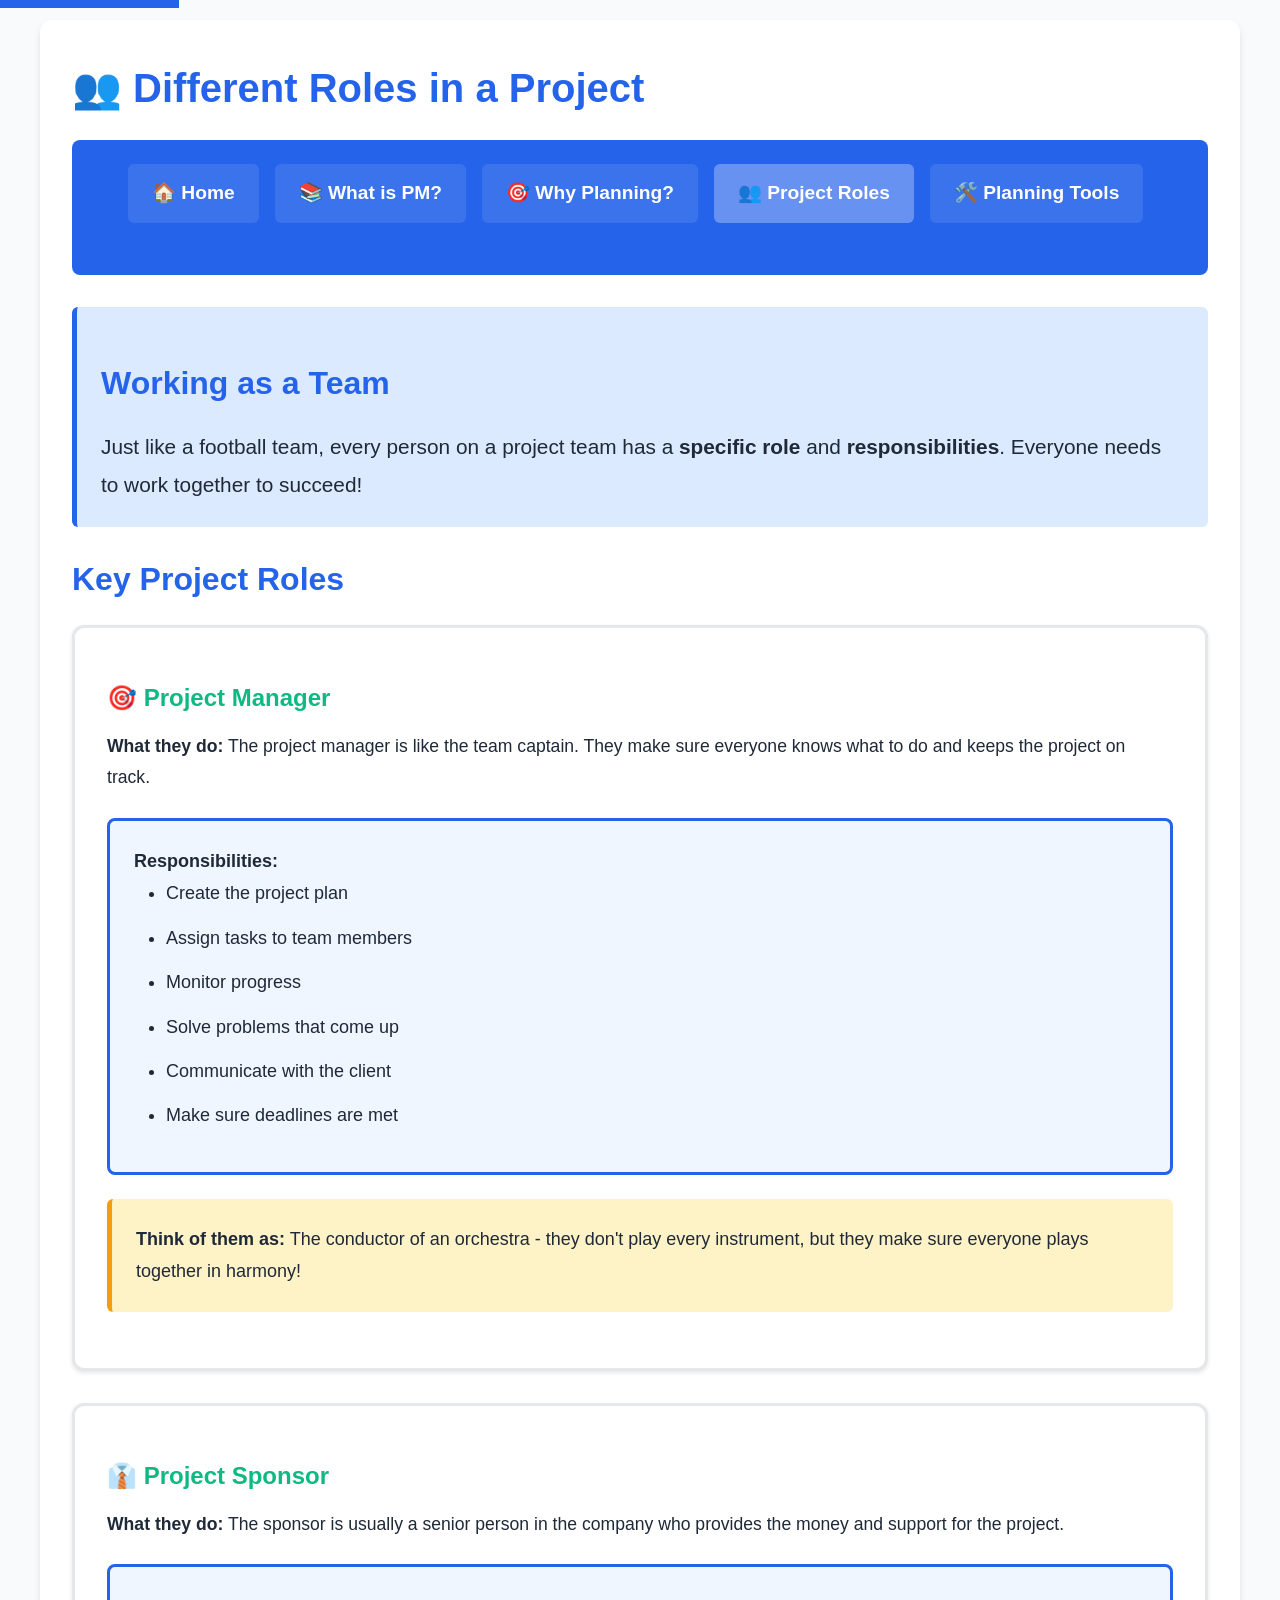
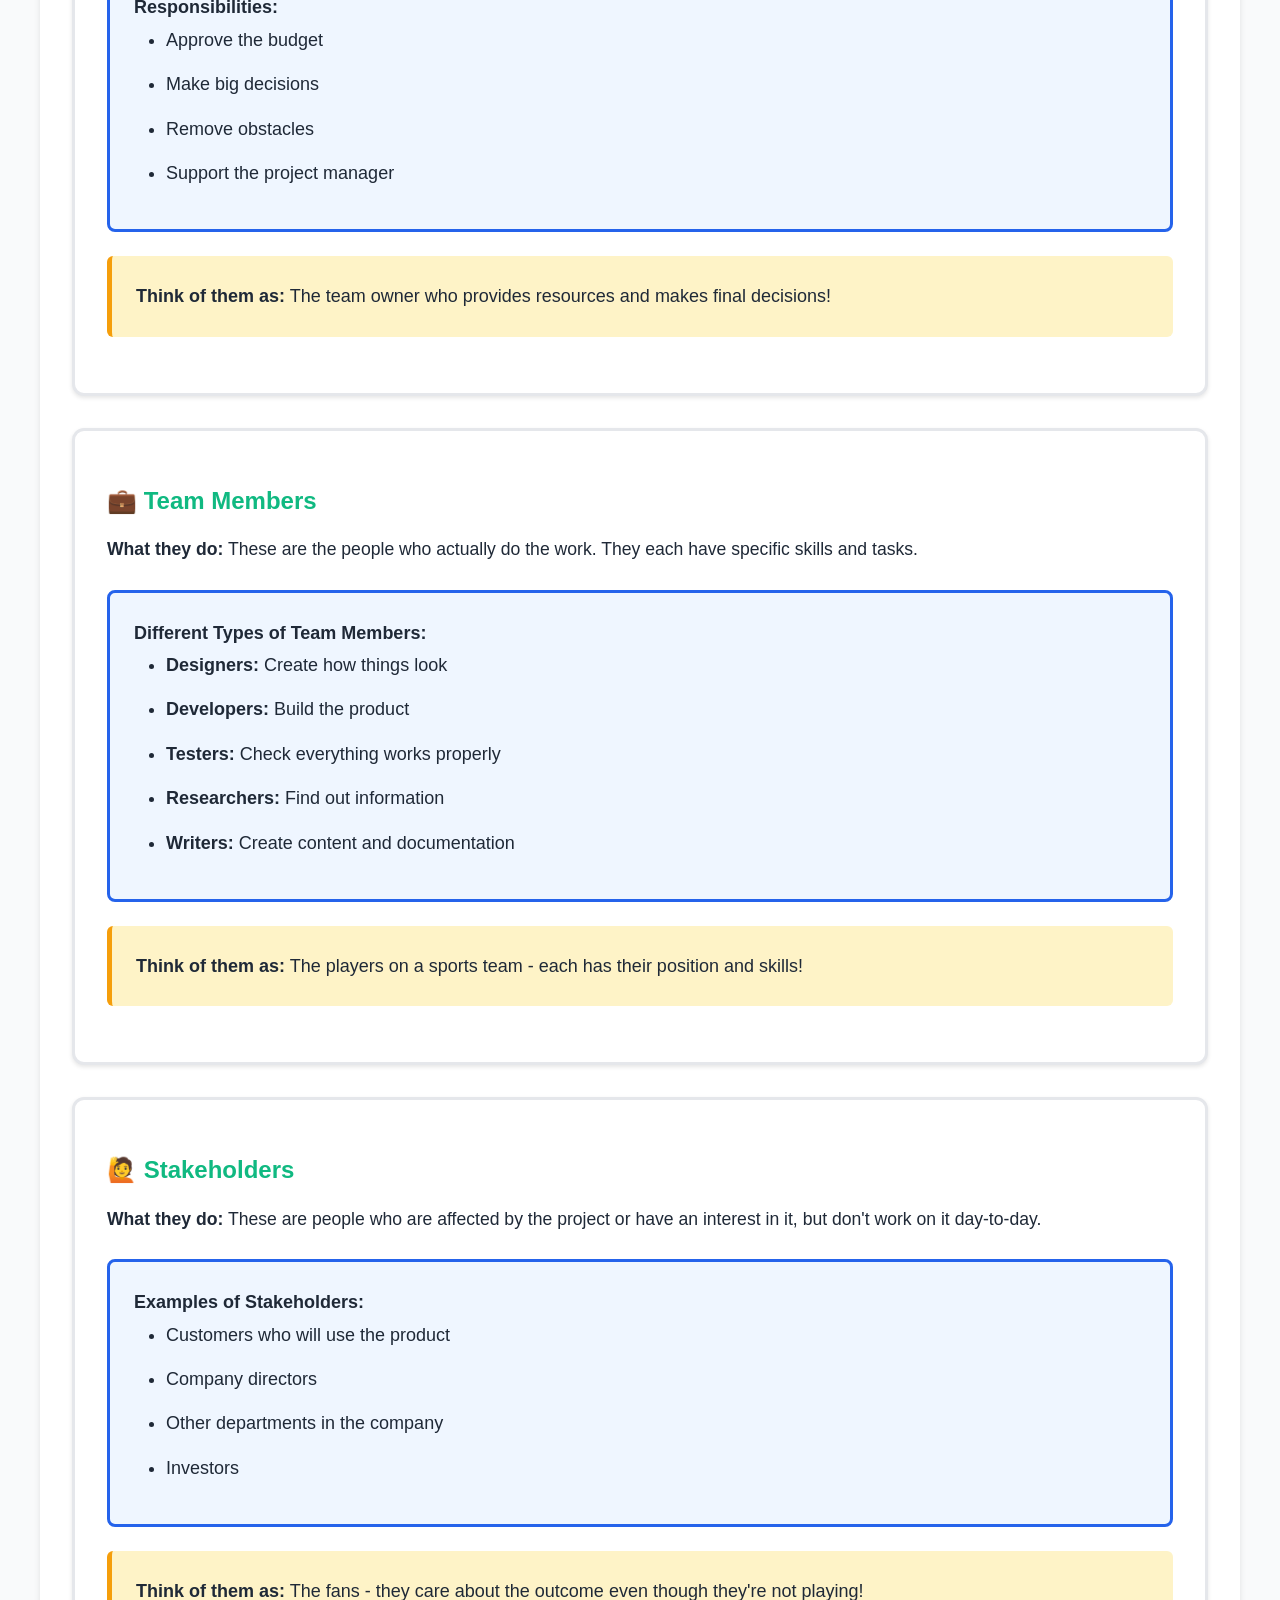
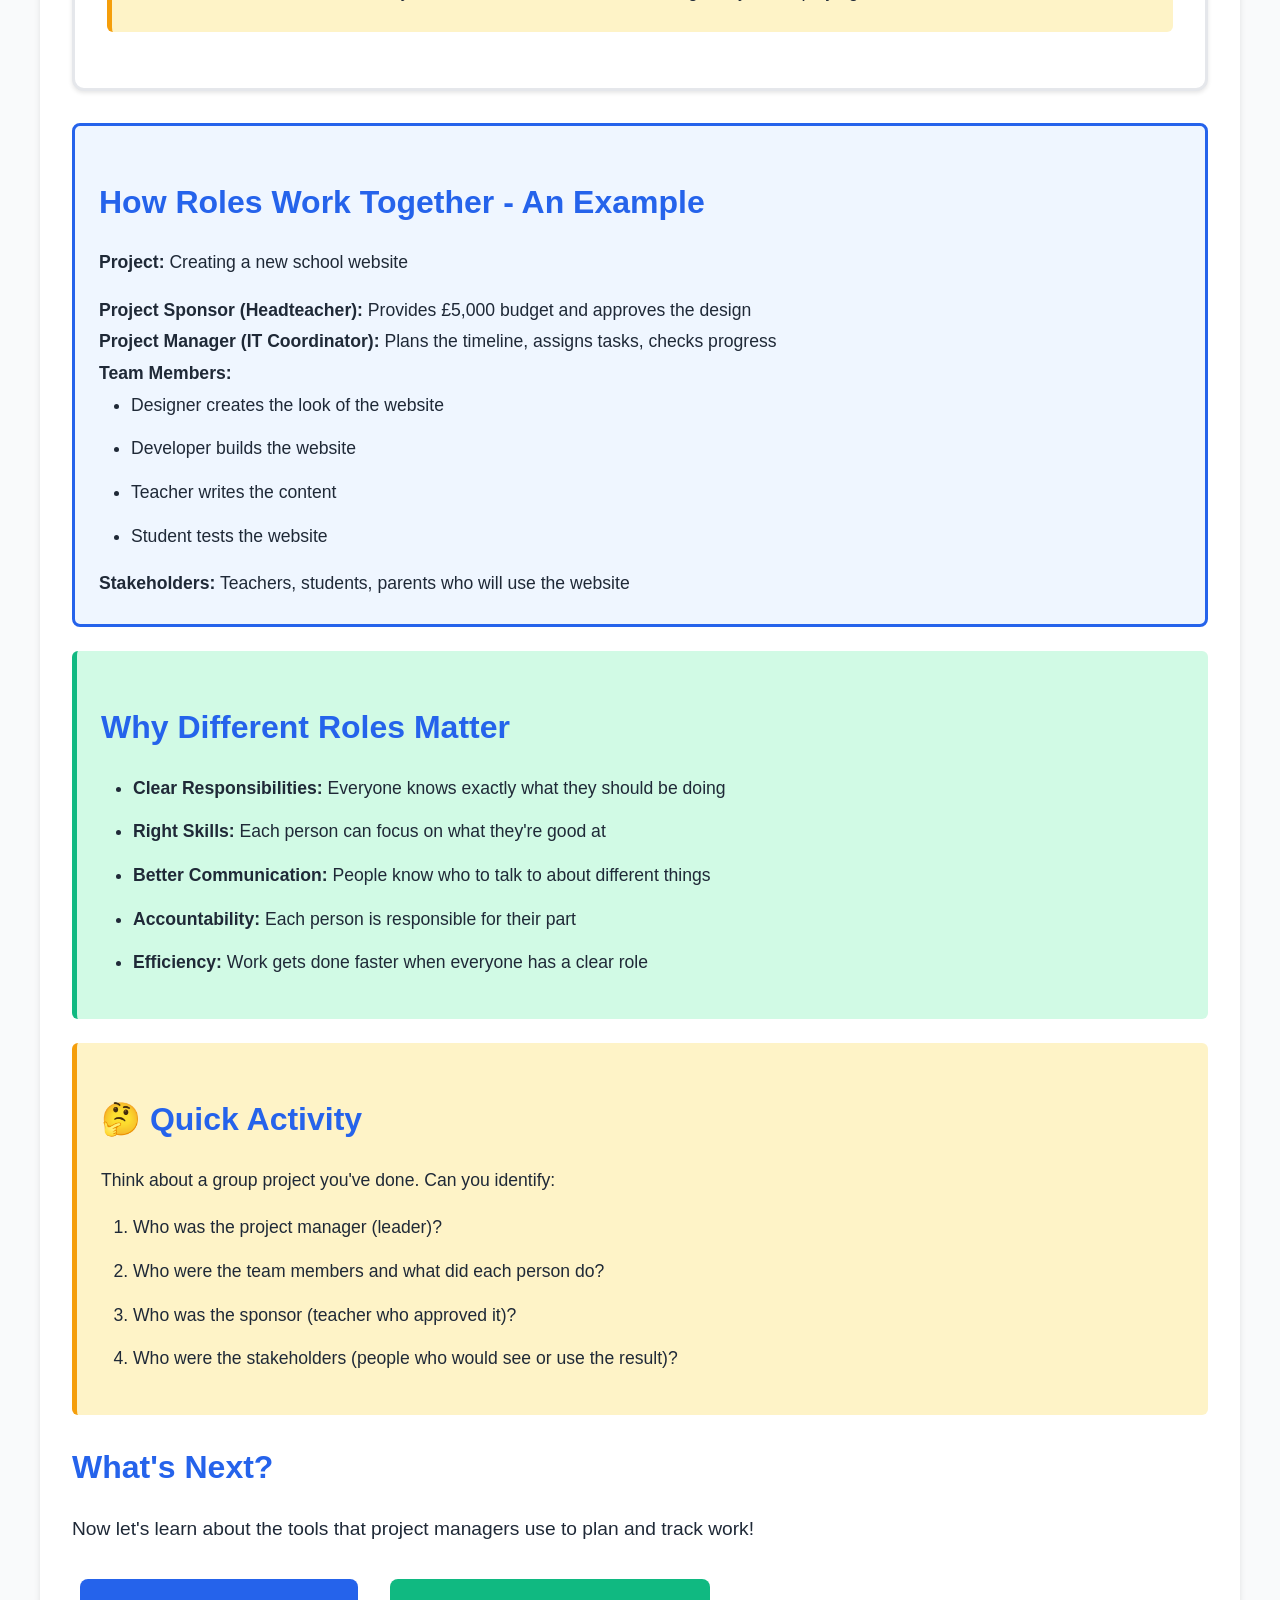
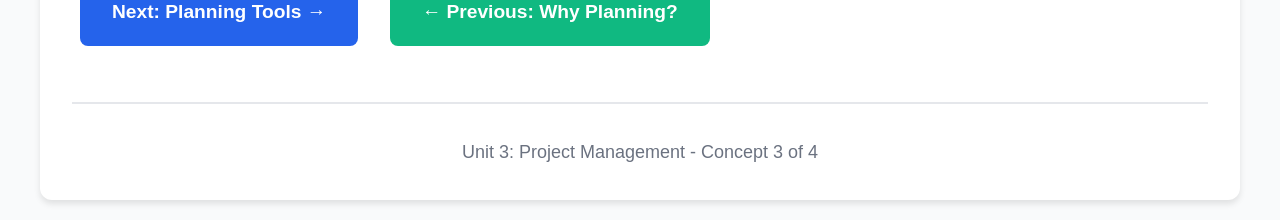
<file: concepts/project-roles.html>
<!DOCTYPE html>
<html lang="en">
<head>
    <meta charset="UTF-8">
    <meta name="viewport" content="width=device-width, initial-scale=1.0">
    <title>Different Roles in a Project - Learning Hub</title>
    <link rel="stylesheet" href="../css/styles.css">
</head>
<body>
    <a href="#main-content" class="skip-link">Skip to main content</a>
    
    <div class="container">
        <header>
            <h1>👥 Different Roles in a Project</h1>
        </header>

        <nav class="nav" role="navigation" aria-label="Main navigation">
            <ul>
                <li><a href="../index.html">🏠 Home</a></li>
                <li><a href="what-is-pm.html">📚 What is PM?</a></li>
                <li><a href="why-planning.html">🎯 Why Planning?</a></li>
                <li><a href="project-roles.html">👥 Project Roles</a></li>
                <li><a href="planning-tools.html">🛠️ Planning Tools</a></li>
            </ul>
        </nav>

        <main id="main-content">
            <section class="info-box">
                <h2>Working as a Team</h2>
                <p style="font-size: 1.3rem;">
                    Just like a football team, every person on a project team has a <strong>specific role</strong> 
                    and <strong>responsibilities</strong>. Everyone needs to work together to succeed!
                </p>
            </section>

            <section>
                <h2>Key Project Roles</h2>
                
                <div class="card">
                    <h3>🎯 Project Manager</h3>
                    <p style="font-size: 1.1rem;">
                        <strong>What they do:</strong> The project manager is like the team captain. 
                        They make sure everyone knows what to do and keeps the project on track.
                    </p>
                    <div class="visual-aid">
                        <strong>Responsibilities:</strong>
                        <ul>
                            <li>Create the project plan</li>
                            <li>Assign tasks to team members</li>
                            <li>Monitor progress</li>
                            <li>Solve problems that come up</li>
                            <li>Communicate with the client</li>
                            <li>Make sure deadlines are met</li>
                        </ul>
                    </div>
                    <div class="highlight">
                        <strong>Think of them as:</strong> The conductor of an orchestra - they don't play every instrument, but they make sure everyone plays together in harmony!
                    </div>
                </div>

                <div class="card">
                    <h3>👔 Project Sponsor</h3>
                    <p style="font-size: 1.1rem;">
                        <strong>What they do:</strong> The sponsor is usually a senior person in the company 
                        who provides the money and support for the project.
                    </p>
                    <div class="visual-aid">
                        <strong>Responsibilities:</strong>
                        <ul>
                            <li>Approve the budget</li>
                            <li>Make big decisions</li>
                            <li>Remove obstacles</li>
                            <li>Support the project manager</li>
                        </ul>
                    </div>
                    <div class="highlight">
                        <strong>Think of them as:</strong> The team owner who provides resources and makes final decisions!
                    </div>
                </div>

                <div class="card">
                    <h3>💼 Team Members</h3>
                    <p style="font-size: 1.1rem;">
                        <strong>What they do:</strong> These are the people who actually do the work. 
                        They each have specific skills and tasks.
                    </p>
                    <div class="visual-aid">
                        <strong>Different Types of Team Members:</strong>
                        <ul>
                            <li><strong>Designers:</strong> Create how things look</li>
                            <li><strong>Developers:</strong> Build the product</li>
                            <li><strong>Testers:</strong> Check everything works properly</li>
                            <li><strong>Researchers:</strong> Find out information</li>
                            <li><strong>Writers:</strong> Create content and documentation</li>
                        </ul>
                    </div>
                    <div class="highlight">
                        <strong>Think of them as:</strong> The players on a sports team - each has their position and skills!
                    </div>
                </div>

                <div class="card">
                    <h3>🙋 Stakeholders</h3>
                    <p style="font-size: 1.1rem;">
                        <strong>What they do:</strong> These are people who are affected by the project 
                        or have an interest in it, but don't work on it day-to-day.
                    </p>
                    <div class="visual-aid">
                        <strong>Examples of Stakeholders:</strong>
                        <ul>
                            <li>Customers who will use the product</li>
                            <li>Company directors</li>
                            <li>Other departments in the company</li>
                            <li>Investors</li>
                        </ul>
                    </div>
                    <div class="highlight">
                        <strong>Think of them as:</strong> The fans - they care about the outcome even though they're not playing!
                    </div>
                </div>
            </section>

            <section class="visual-aid">
                <h2>How Roles Work Together - An Example</h2>
                <p style="font-size: 1.1rem; margin-bottom: 1rem;">
                    <strong>Project:</strong> Creating a new school website
                </p>
                <div style="font-size: 1.1rem;">
                    <p>
                        <strong>Project Sponsor (Headteacher):</strong> Provides £5,000 budget and approves the design
                    </p>
                    <p>
                        <strong>Project Manager (IT Coordinator):</strong> Plans the timeline, assigns tasks, checks progress
                    </p>
                    <p>
                        <strong>Team Members:</strong>
                    </p>
                    <ul style="margin-left: 2rem;">
                        <li>Designer creates the look of the website</li>
                        <li>Developer builds the website</li>
                        <li>Teacher writes the content</li>
                        <li>Student tests the website</li>
                    </ul>
                    <p>
                        <strong>Stakeholders:</strong> Teachers, students, parents who will use the website
                    </p>
                </div>
            </section>

            <section class="success-box">
                <h2>Why Different Roles Matter</h2>
                <ul style="font-size: 1.1rem;">
                    <li>
                        <strong>Clear Responsibilities:</strong> Everyone knows exactly what they should be doing
                    </li>
                    <li>
                        <strong>Right Skills:</strong> Each person can focus on what they're good at
                    </li>
                    <li>
                        <strong>Better Communication:</strong> People know who to talk to about different things
                    </li>
                    <li>
                        <strong>Accountability:</strong> Each person is responsible for their part
                    </li>
                    <li>
                        <strong>Efficiency:</strong> Work gets done faster when everyone has a clear role
                    </li>
                </ul>
            </section>

            <section class="highlight">
                <h2>🤔 Quick Activity</h2>
                <p style="font-size: 1.1rem; margin-bottom: 1rem;">
                    Think about a group project you've done. Can you identify:
                </p>
                <ol style="font-size: 1.1rem;">
                    <li>Who was the project manager (leader)?</li>
                    <li>Who were the team members and what did each person do?</li>
                    <li>Who was the sponsor (teacher who approved it)?</li>
                    <li>Who were the stakeholders (people who would see or use the result)?</li>
                </ol>
            </section>

            <section>
                <h2>What's Next?</h2>
                <p style="font-size: 1.2rem; margin-bottom: 1.5rem;">
                    Now let's learn about the tools that project managers use to plan and track work!
                </p>
                <div style="display: flex; flex-wrap: wrap; gap: 1rem;">
                    <a href="planning-tools.html" class="btn btn-primary">Next: Planning Tools →</a>
                    <a href="why-planning.html" class="btn btn-secondary">← Previous: Why Planning?</a>
                </div>
            </section>
        </main>

        <footer style="margin-top: 3rem; padding-top: 2rem; border-top: 2px solid var(--border-color); text-align: center; color: #6b7280;">
            <p>Unit 3: Project Management - Concept 3 of 4</p>
        </footer>
    </div>

    <script src="../js/main.js"></script>
</body>
</html>
</file>
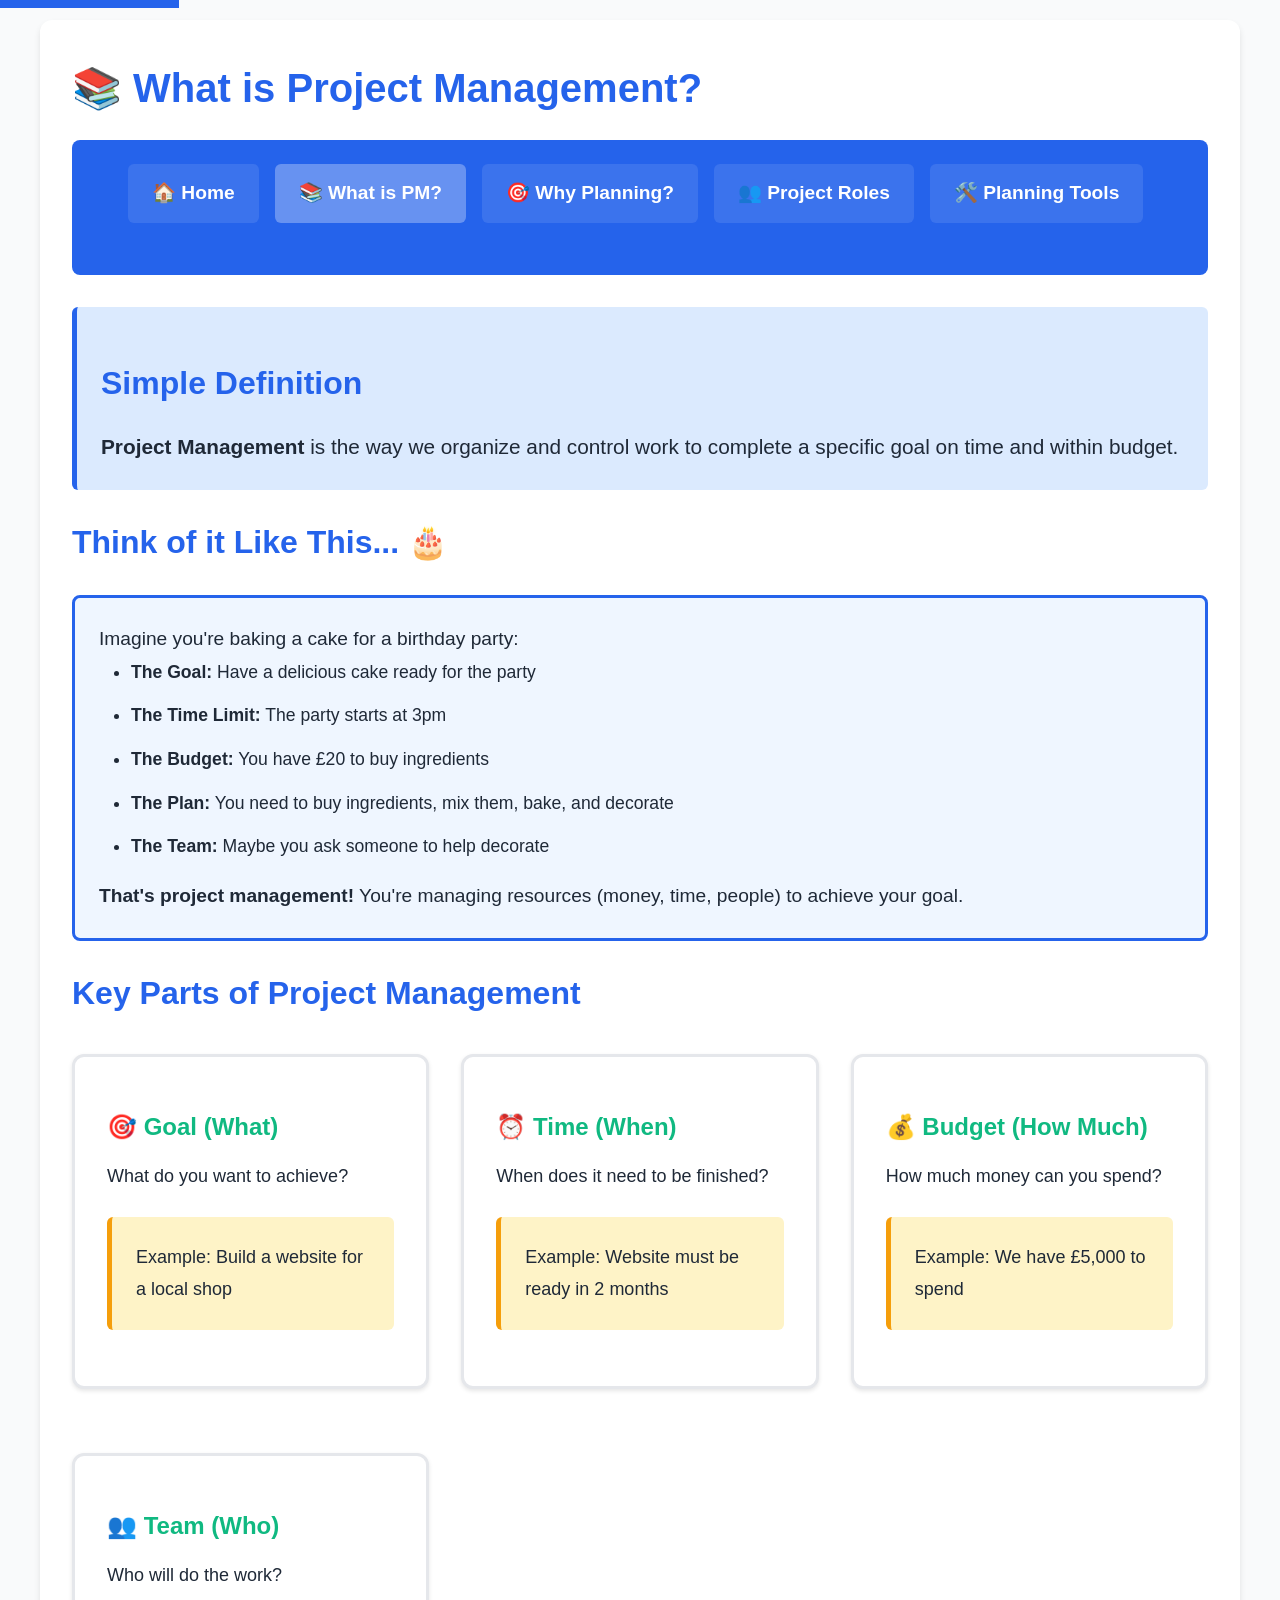
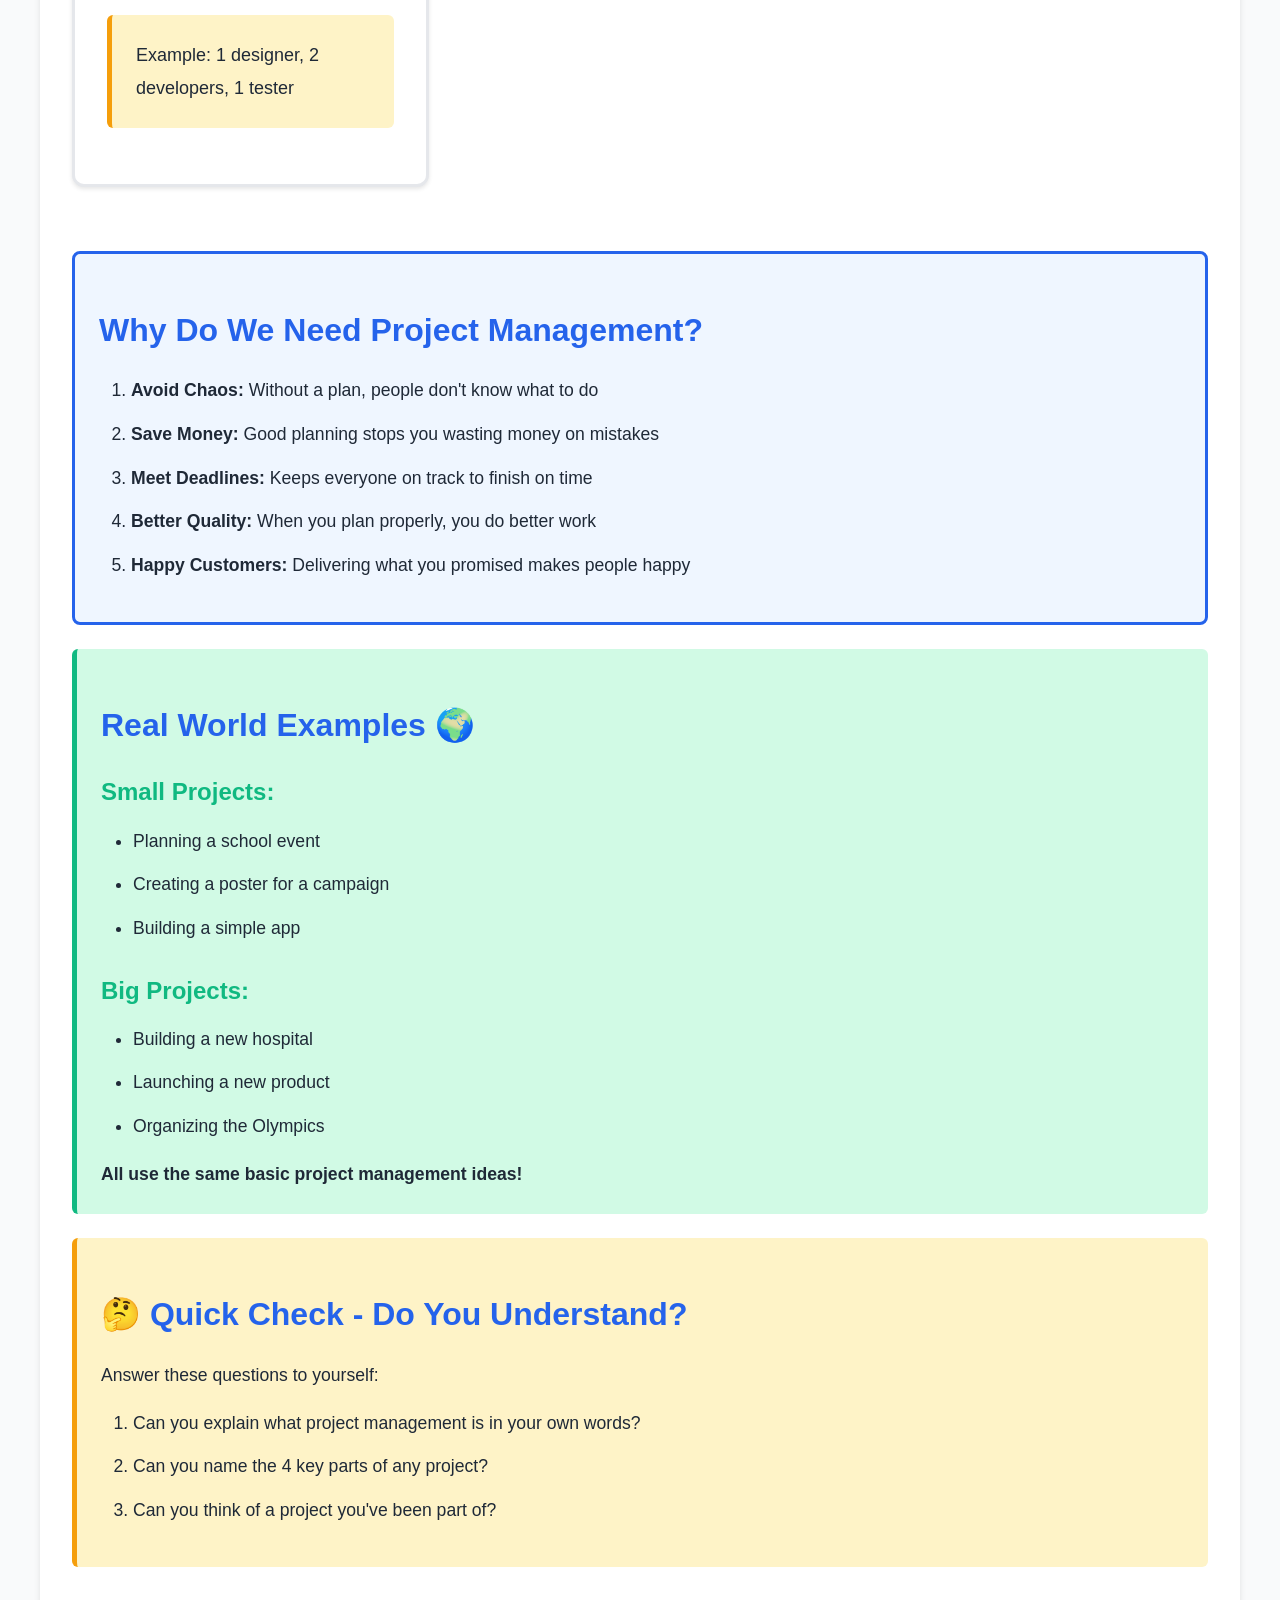
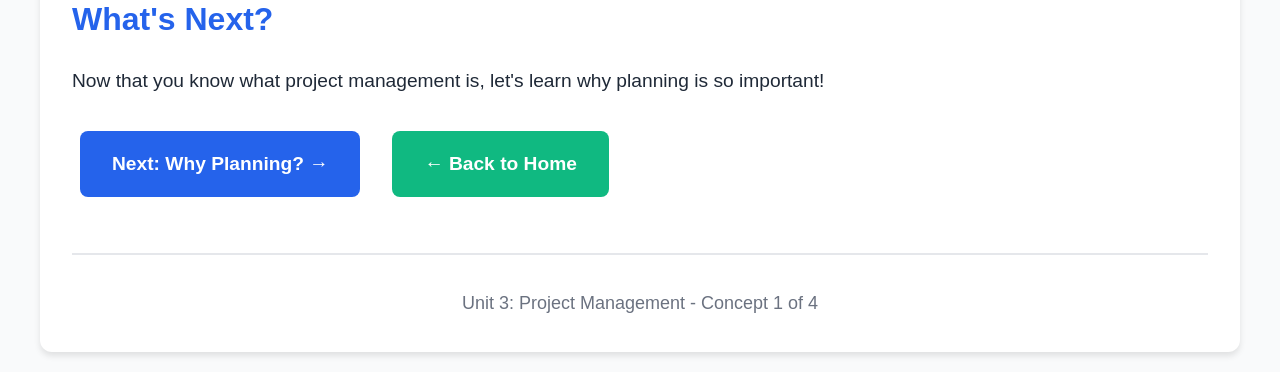
<file: concepts/what-is-pm.html>
<!DOCTYPE html>
<html lang="en">
<head>
    <meta charset="UTF-8">
    <meta name="viewport" content="width=device-width, initial-scale=1.0">
    <title>What is Project Management? - Learning Hub</title>
    <link rel="stylesheet" href="../css/styles.css">
</head>
<body>
    <a href="#main-content" class="skip-link">Skip to main content</a>
    
    <div class="container">
        <header>
            <h1>📚 What is Project Management?</h1>
        </header>

        <nav class="nav" role="navigation" aria-label="Main navigation">
            <ul>
                <li><a href="../index.html">🏠 Home</a></li>
                <li><a href="what-is-pm.html">📚 What is PM?</a></li>
                <li><a href="why-planning.html">🎯 Why Planning?</a></li>
                <li><a href="project-roles.html">👥 Project Roles</a></li>
                <li><a href="planning-tools.html">🛠️ Planning Tools</a></li>
            </ul>
        </nav>

        <main id="main-content">
            <section class="info-box">
                <h2>Simple Definition</h2>
                <p style="font-size: 1.3rem;">
                    <strong>Project Management</strong> is the way we organize and control work 
                    to complete a specific goal on time and within budget.
                </p>
            </section>

            <section>
                <h2>Think of it Like This... 🎂</h2>
                <div class="visual-aid">
                    <p style="font-size: 1.2rem;">
                        Imagine you're baking a cake for a birthday party:
                    </p>
                    <ul style="font-size: 1.1rem;">
                        <li><strong>The Goal:</strong> Have a delicious cake ready for the party</li>
                        <li><strong>The Time Limit:</strong> The party starts at 3pm</li>
                        <li><strong>The Budget:</strong> You have £20 to buy ingredients</li>
                        <li><strong>The Plan:</strong> You need to buy ingredients, mix them, bake, and decorate</li>
                        <li><strong>The Team:</strong> Maybe you ask someone to help decorate</li>
                    </ul>
                    <p style="font-size: 1.2rem; margin-top: 1rem;">
                        <strong>That's project management!</strong> You're managing resources (money, time, people) 
                        to achieve your goal.
                    </p>
                </div>
            </section>

            <section>
                <h2>Key Parts of Project Management</h2>
                
                <div class="card-grid">
                    <div class="card">
                        <h3>🎯 Goal (What)</h3>
                        <p>What do you want to achieve?</p>
                        <div class="highlight">
                            Example: Build a website for a local shop
                        </div>
                    </div>

                    <div class="card">
                        <h3>⏰ Time (When)</h3>
                        <p>When does it need to be finished?</p>
                        <div class="highlight">
                            Example: Website must be ready in 2 months
                        </div>
                    </div>

                    <div class="card">
                        <h3>💰 Budget (How Much)</h3>
                        <p>How much money can you spend?</p>
                        <div class="highlight">
                            Example: We have £5,000 to spend
                        </div>
                    </div>

                    <div class="card">
                        <h3>👥 Team (Who)</h3>
                        <p>Who will do the work?</p>
                        <div class="highlight">
                            Example: 1 designer, 2 developers, 1 tester
                        </div>
                    </div>
                </div>
            </section>

            <section class="visual-aid">
                <h2>Why Do We Need Project Management?</h2>
                <ol style="font-size: 1.1rem;">
                    <li>
                        <strong>Avoid Chaos:</strong> Without a plan, people don't know what to do
                    </li>
                    <li>
                        <strong>Save Money:</strong> Good planning stops you wasting money on mistakes
                    </li>
                    <li>
                        <strong>Meet Deadlines:</strong> Keeps everyone on track to finish on time
                    </li>
                    <li>
                        <strong>Better Quality:</strong> When you plan properly, you do better work
                    </li>
                    <li>
                        <strong>Happy Customers:</strong> Delivering what you promised makes people happy
                    </li>
                </ol>
            </section>

            <section class="success-box">
                <h2>Real World Examples 🌍</h2>
                <div style="margin-top: 1rem;">
                    <h3>Small Projects:</h3>
                    <ul style="font-size: 1.1rem;">
                        <li>Planning a school event</li>
                        <li>Creating a poster for a campaign</li>
                        <li>Building a simple app</li>
                    </ul>
                    
                    <h3 style="margin-top: 1.5rem;">Big Projects:</h3>
                    <ul style="font-size: 1.1rem;">
                        <li>Building a new hospital</li>
                        <li>Launching a new product</li>
                        <li>Organizing the Olympics</li>
                    </ul>
                    
                    <p style="margin-top: 1rem; font-size: 1.1rem;">
                        <strong>All use the same basic project management ideas!</strong>
                    </p>
                </div>
            </section>

            <section class="highlight">
                <h2>🤔 Quick Check - Do You Understand?</h2>
                <p style="font-size: 1.1rem; margin-bottom: 1rem;">
                    Answer these questions to yourself:
                </p>
                <ol style="font-size: 1.1rem;">
                    <li>Can you explain what project management is in your own words?</li>
                    <li>Can you name the 4 key parts of any project?</li>
                    <li>Can you think of a project you've been part of?</li>
                </ol>
            </section>

            <section>
                <h2>What's Next?</h2>
                <p style="font-size: 1.2rem; margin-bottom: 1.5rem;">
                    Now that you know what project management is, let's learn why planning is so important!
                </p>
                <div style="display: flex; flex-wrap: wrap; gap: 1rem;">
                    <a href="why-planning.html" class="btn btn-primary">Next: Why Planning? →</a>
                    <a href="../index.html" class="btn btn-secondary">← Back to Home</a>
                </div>
            </section>
        </main>

        <footer style="margin-top: 3rem; padding-top: 2rem; border-top: 2px solid var(--border-color); text-align: center; color: #6b7280;">
            <p>Unit 3: Project Management - Concept 1 of 4</p>
        </footer>
    </div>

    <script src="../js/main.js"></script>
</body>
</html>
</file>
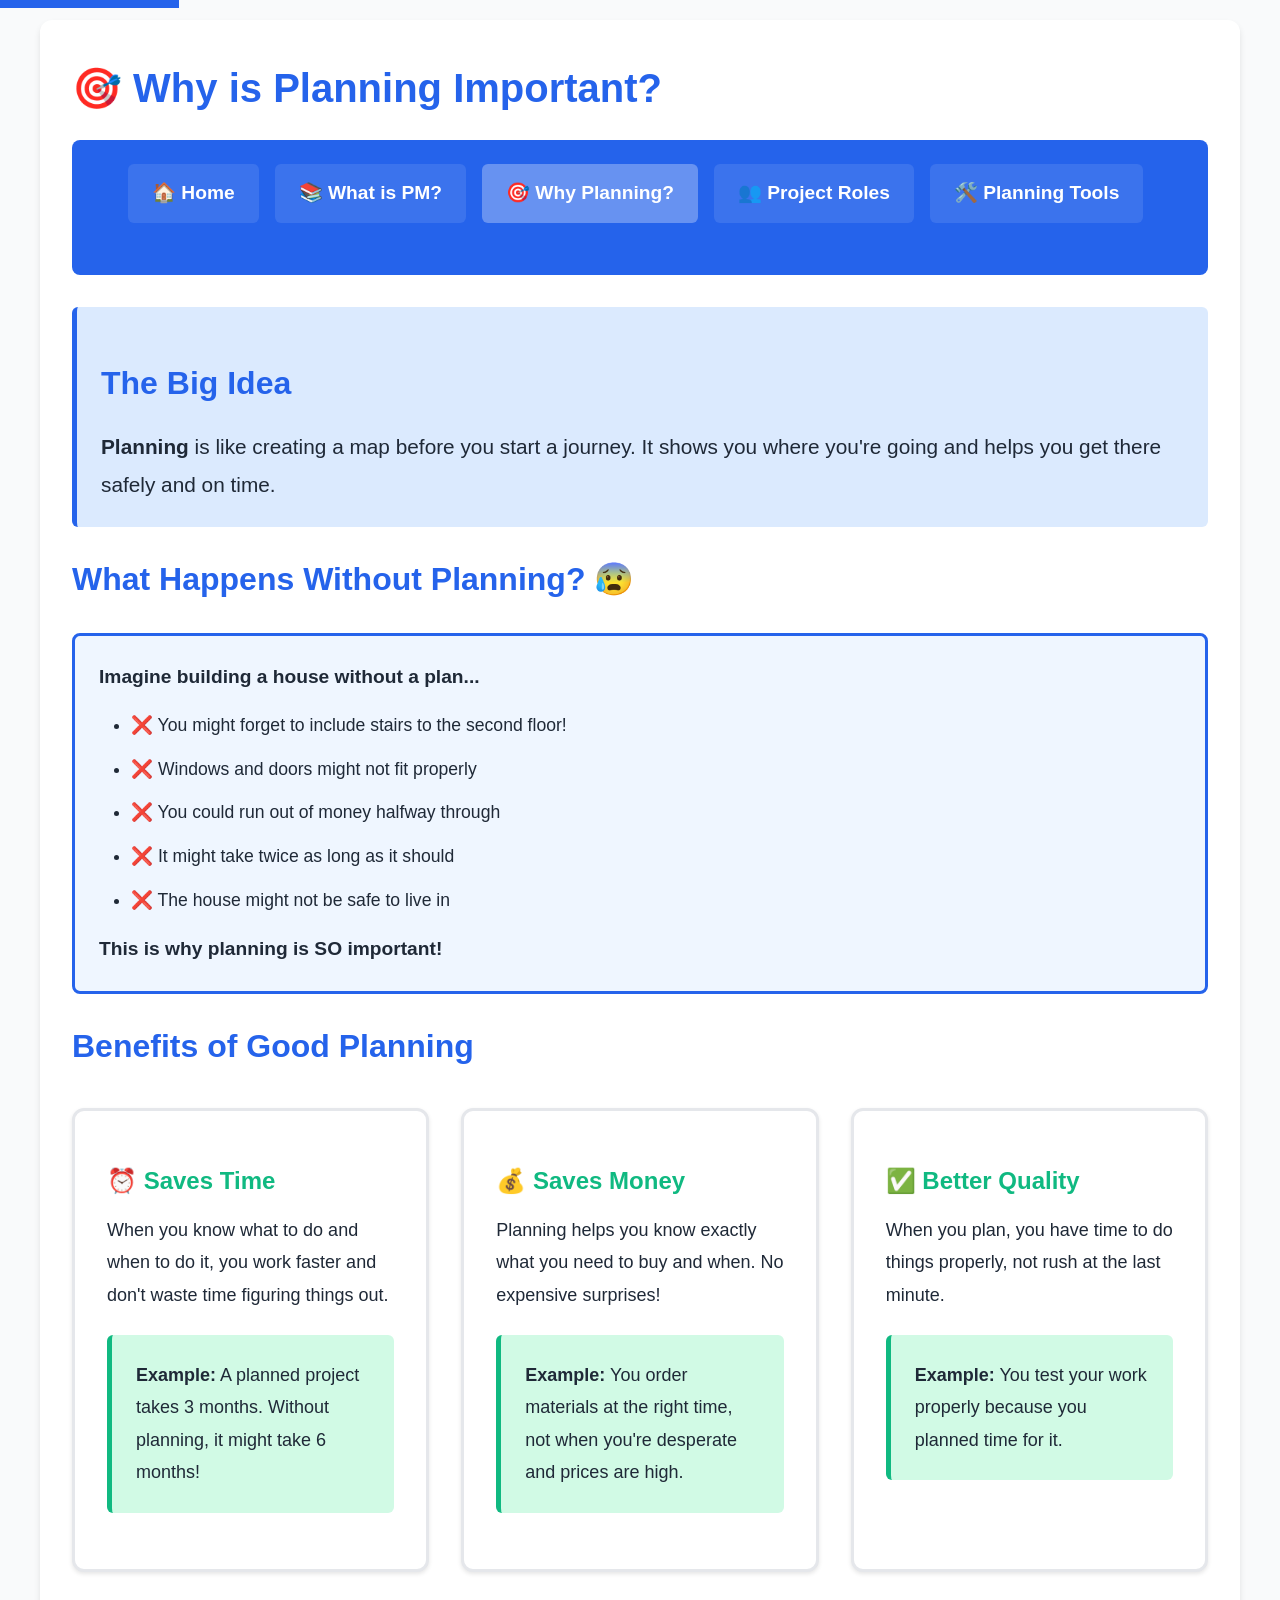
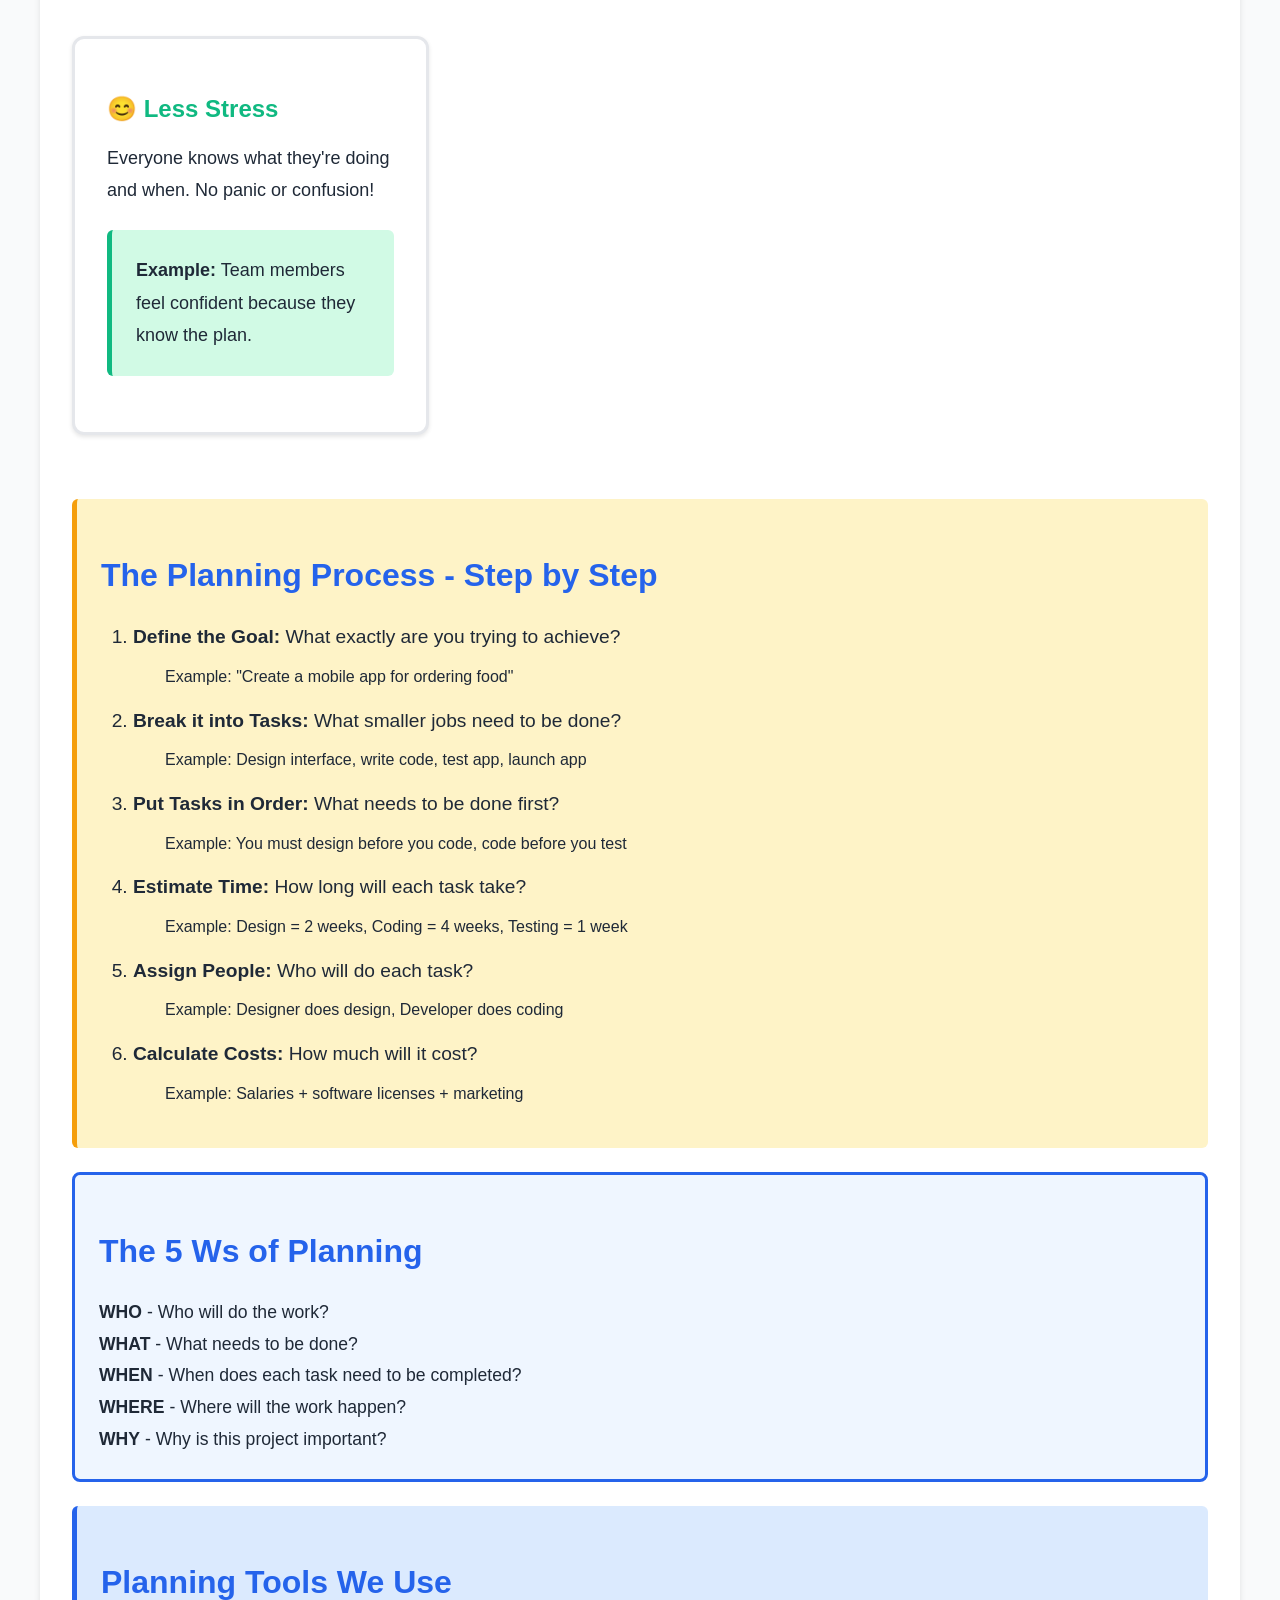
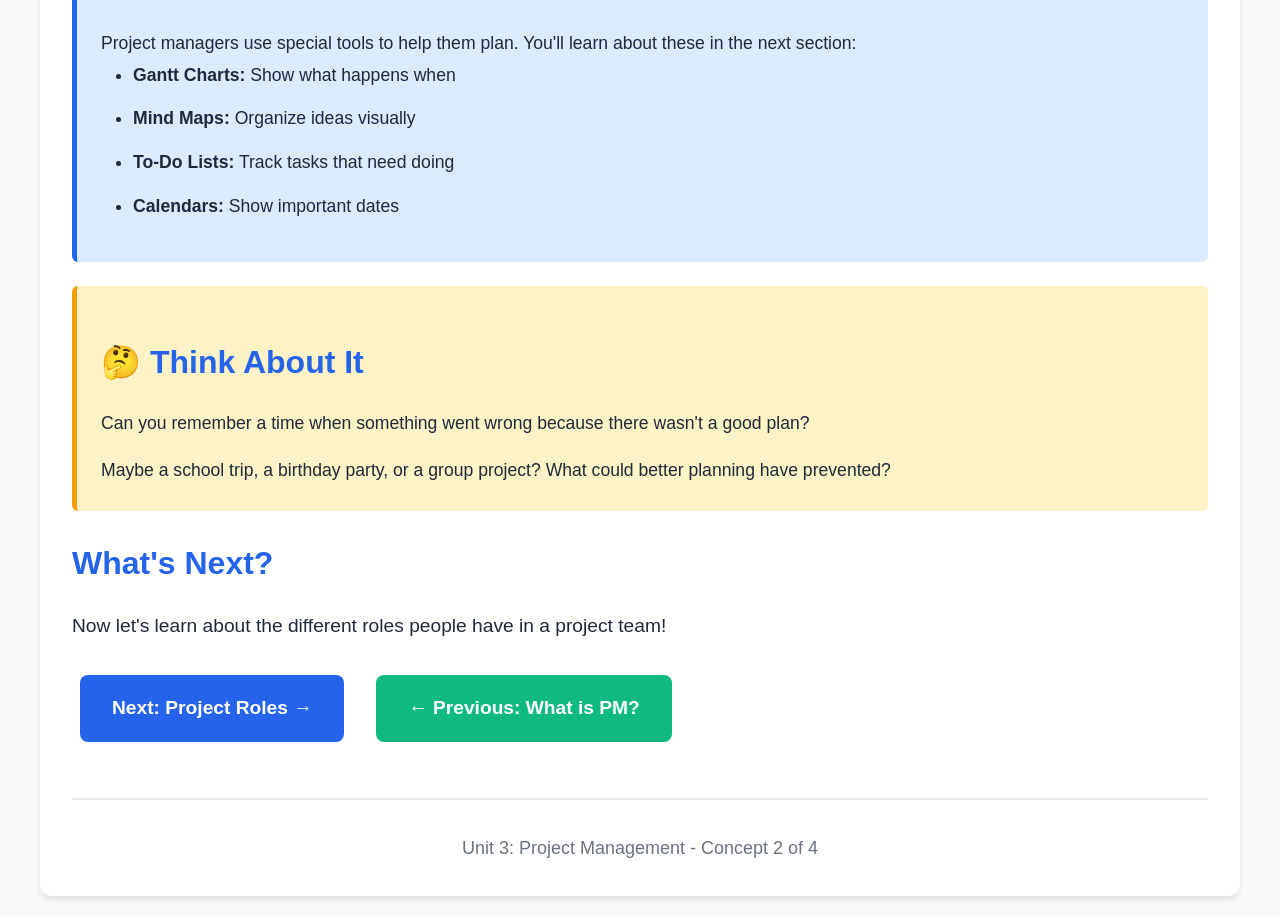
<file: concepts/why-planning.html>
<!DOCTYPE html>
<html lang="en">
<head>
    <meta charset="UTF-8">
    <meta name="viewport" content="width=device-width, initial-scale=1.0">
    <title>Why is Planning Important? - Learning Hub</title>
    <link rel="stylesheet" href="../css/styles.css">
</head>
<body>
    <a href="#main-content" class="skip-link">Skip to main content</a>
    
    <div class="container">
        <header>
            <h1>🎯 Why is Planning Important?</h1>
        </header>

        <nav class="nav" role="navigation" aria-label="Main navigation">
            <ul>
                <li><a href="../index.html">🏠 Home</a></li>
                <li><a href="what-is-pm.html">📚 What is PM?</a></li>
                <li><a href="why-planning.html">🎯 Why Planning?</a></li>
                <li><a href="project-roles.html">👥 Project Roles</a></li>
                <li><a href="planning-tools.html">🛠️ Planning Tools</a></li>
            </ul>
        </nav>

        <main id="main-content">
            <section class="info-box">
                <h2>The Big Idea</h2>
                <p style="font-size: 1.3rem;">
                    <strong>Planning</strong> is like creating a map before you start a journey. 
                    It shows you where you're going and helps you get there safely and on time.
                </p>
            </section>

            <section>
                <h2>What Happens Without Planning? 😰</h2>
                <div class="visual-aid">
                    <p style="font-size: 1.2rem; margin-bottom: 1rem;">
                        <strong>Imagine building a house without a plan...</strong>
                    </p>
                    <ul style="font-size: 1.1rem;">
                        <li>❌ You might forget to include stairs to the second floor!</li>
                        <li>❌ Windows and doors might not fit properly</li>
                        <li>❌ You could run out of money halfway through</li>
                        <li>❌ It might take twice as long as it should</li>
                        <li>❌ The house might not be safe to live in</li>
                    </ul>
                    <p style="font-size: 1.2rem; margin-top: 1rem; font-weight: bold;">
                        This is why planning is SO important!
                    </p>
                </div>
            </section>

            <section>
                <h2>Benefits of Good Planning</h2>
                
                <div class="card-grid">
                    <div class="card">
                        <h3>⏰ Saves Time</h3>
                        <p>When you know what to do and when to do it, you work faster and don't waste time figuring things out.</p>
                        <div class="success-box">
                            <strong>Example:</strong> A planned project takes 3 months. Without planning, it might take 6 months!
                        </div>
                    </div>

                    <div class="card">
                        <h3>💰 Saves Money</h3>
                        <p>Planning helps you know exactly what you need to buy and when. No expensive surprises!</p>
                        <div class="success-box">
                            <strong>Example:</strong> You order materials at the right time, not when you're desperate and prices are high.
                        </div>
                    </div>

                    <div class="card">
                        <h3>✅ Better Quality</h3>
                        <p>When you plan, you have time to do things properly, not rush at the last minute.</p>
                        <div class="success-box">
                            <strong>Example:</strong> You test your work properly because you planned time for it.
                        </div>
                    </div>

                    <div class="card">
                        <h3>😊 Less Stress</h3>
                        <p>Everyone knows what they're doing and when. No panic or confusion!</p>
                        <div class="success-box">
                            <strong>Example:</strong> Team members feel confident because they know the plan.
                        </div>
                    </div>
                </div>
            </section>

            <section class="highlight">
                <h2>The Planning Process - Step by Step</h2>
                <ol style="font-size: 1.2rem;">
                    <li>
                        <strong>Define the Goal:</strong> What exactly are you trying to achieve?
                        <div style="margin-left: 2rem; margin-top: 0.5rem; font-size: 1rem;">
                            Example: "Create a mobile app for ordering food"
                        </div>
                    </li>
                    <li>
                        <strong>Break it into Tasks:</strong> What smaller jobs need to be done?
                        <div style="margin-left: 2rem; margin-top: 0.5rem; font-size: 1rem;">
                            Example: Design interface, write code, test app, launch app
                        </div>
                    </li>
                    <li>
                        <strong>Put Tasks in Order:</strong> What needs to be done first?
                        <div style="margin-left: 2rem; margin-top: 0.5rem; font-size: 1rem;">
                            Example: You must design before you code, code before you test
                        </div>
                    </li>
                    <li>
                        <strong>Estimate Time:</strong> How long will each task take?
                        <div style="margin-left: 2rem; margin-top: 0.5rem; font-size: 1rem;">
                            Example: Design = 2 weeks, Coding = 4 weeks, Testing = 1 week
                        </div>
                    </li>
                    <li>
                        <strong>Assign People:</strong> Who will do each task?
                        <div style="margin-left: 2rem; margin-top: 0.5rem; font-size: 1rem;">
                            Example: Designer does design, Developer does coding
                        </div>
                    </li>
                    <li>
                        <strong>Calculate Costs:</strong> How much will it cost?
                        <div style="margin-left: 2rem; margin-top: 0.5rem; font-size: 1rem;">
                            Example: Salaries + software licenses + marketing
                        </div>
                    </li>
                </ol>
            </section>

            <section class="visual-aid">
                <h2>The 5 Ws of Planning</h2>
                <div style="font-size: 1.1rem;">
                    <p><strong>WHO</strong> - Who will do the work?</p>
                    <p><strong>WHAT</strong> - What needs to be done?</p>
                    <p><strong>WHEN</strong> - When does each task need to be completed?</p>
                    <p><strong>WHERE</strong> - Where will the work happen?</p>
                    <p><strong>WHY</strong> - Why is this project important?</p>
                </div>
            </section>

            <section class="info-box">
                <h2>Planning Tools We Use</h2>
                <p style="font-size: 1.1rem;">
                    Project managers use special tools to help them plan. You'll learn about these in the next section:
                </p>
                <ul style="font-size: 1.1rem;">
                    <li><strong>Gantt Charts:</strong> Show what happens when</li>
                    <li><strong>Mind Maps:</strong> Organize ideas visually</li>
                    <li><strong>To-Do Lists:</strong> Track tasks that need doing</li>
                    <li><strong>Calendars:</strong> Show important dates</li>
                </ul>
            </section>

            <section class="highlight">
                <h2>🤔 Think About It</h2>
                <p style="font-size: 1.1rem; margin-bottom: 1rem;">
                    Can you remember a time when something went wrong because there wasn't a good plan?
                </p>
                <p style="font-size: 1.1rem;">
                    Maybe a school trip, a birthday party, or a group project? What could better planning have prevented?
                </p>
            </section>

            <section>
                <h2>What's Next?</h2>
                <p style="font-size: 1.2rem; margin-bottom: 1.5rem;">
                    Now let's learn about the different roles people have in a project team!
                </p>
                <div style="display: flex; flex-wrap: wrap; gap: 1rem;">
                    <a href="project-roles.html" class="btn btn-primary">Next: Project Roles →</a>
                    <a href="what-is-pm.html" class="btn btn-secondary">← Previous: What is PM?</a>
                </div>
            </section>
        </main>

        <footer style="margin-top: 3rem; padding-top: 2rem; border-top: 2px solid var(--border-color); text-align: center; color: #6b7280;">
            <p>Unit 3: Project Management - Concept 2 of 4</p>
        </footer>
    </div>

    <script src="../js/main.js"></script>
</body>
</html>
</file>
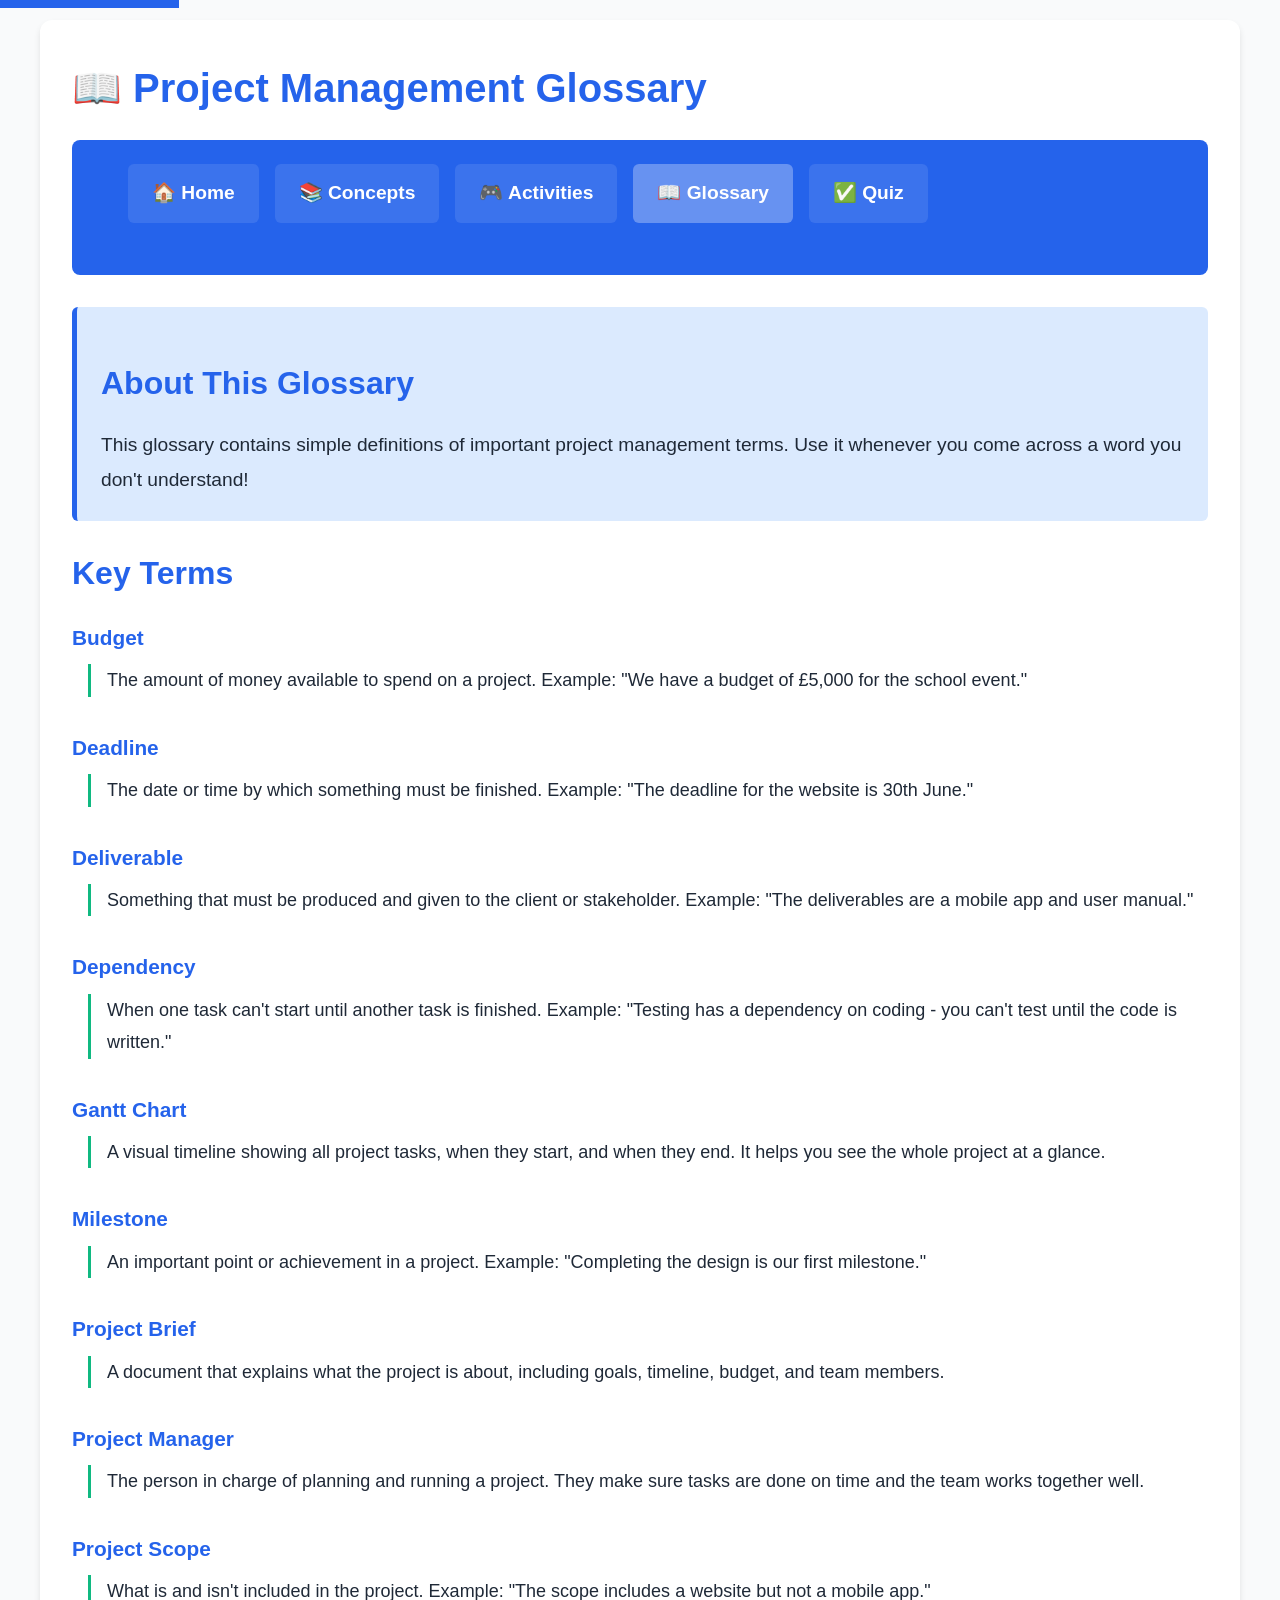
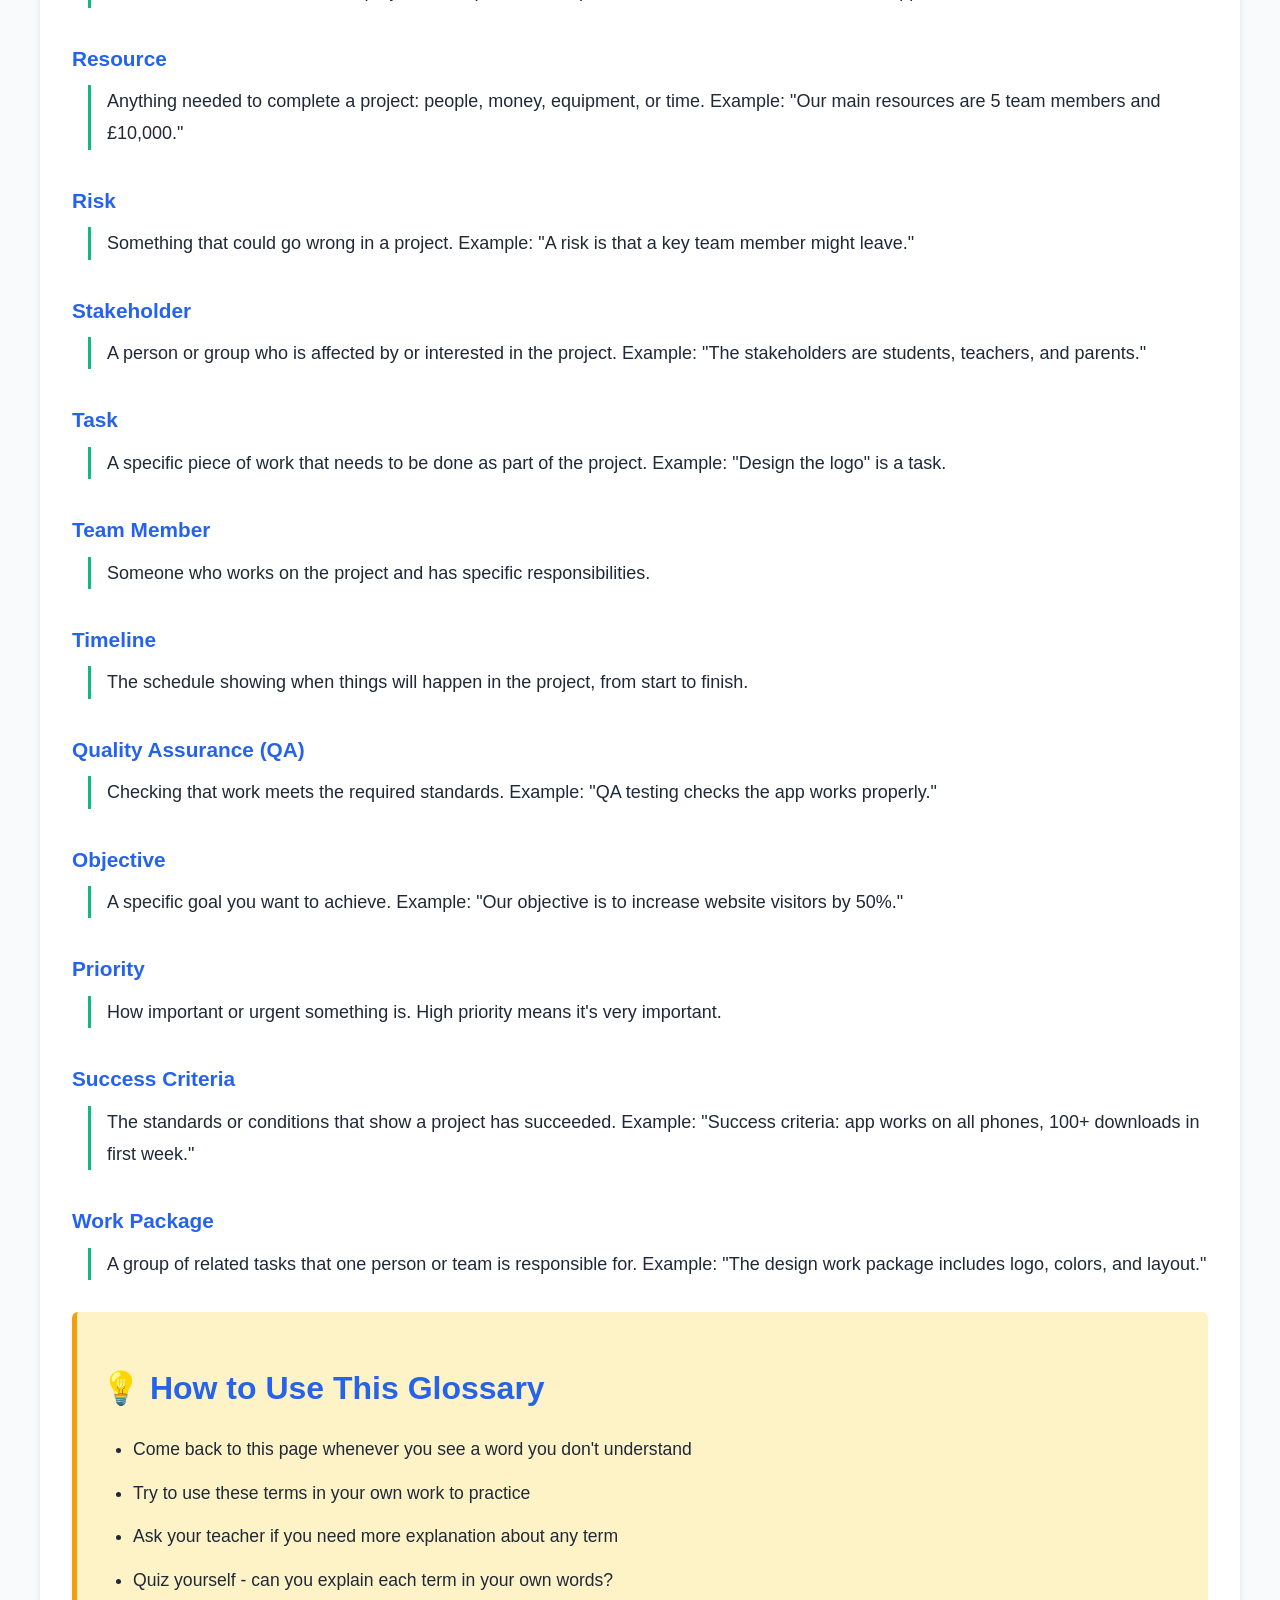
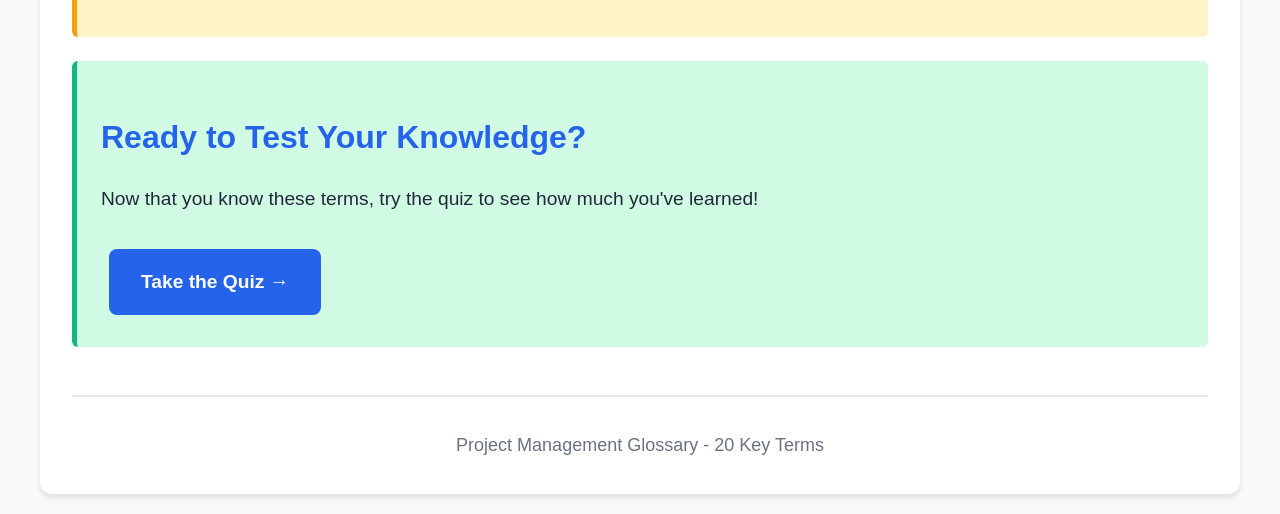
<file: resources/glossary.html>
<!DOCTYPE html>
<html lang="en">
<head>
    <meta charset="UTF-8">
    <meta name="viewport" content="width=device-width, initial-scale=1.0">
    <title>Glossary - Project Management Terms</title>
    <link rel="stylesheet" href="../css/styles.css">
</head>
<body>
    <a href="#main-content" class="skip-link">Skip to main content</a>
    
    <div class="container">
        <header>
            <h1>📖 Project Management Glossary</h1>
        </header>

        <nav class="nav" role="navigation" aria-label="Main navigation">
            <ul>
                <li><a href="../index.html">🏠 Home</a></li>
                <li><a href="../concepts/what-is-pm.html">📚 Concepts</a></li>
                <li><a href="../activities/project-brief.html">🎮 Activities</a></li>
                <li><a href="glossary.html">📖 Glossary</a></li>
                <li><a href="../assessment/quiz.html">✅ Quiz</a></li>
            </ul>
        </nav>

        <main id="main-content">
            <section class="info-box">
                <h2>About This Glossary</h2>
                <p style="font-size: 1.2rem;">
                    This glossary contains simple definitions of important project management terms. 
                    Use it whenever you come across a word you don't understand!
                </p>
            </section>

            <section>
                <h2>Key Terms</h2>

                <dl>
                    <div class="glossary-term">
                        <dt>Budget</dt>
                        <dd>The amount of money available to spend on a project. Example: "We have a budget of £5,000 for the school event."</dd>
                    </div>

                    <div class="glossary-term">
                        <dt>Deadline</dt>
                        <dd>The date or time by which something must be finished. Example: "The deadline for the website is 30th June."</dd>
                    </div>

                    <div class="glossary-term">
                        <dt>Deliverable</dt>
                        <dd>Something that must be produced and given to the client or stakeholder. Example: "The deliverables are a mobile app and user manual."</dd>
                    </div>

                    <div class="glossary-term">
                        <dt>Dependency</dt>
                        <dd>When one task can't start until another task is finished. Example: "Testing has a dependency on coding - you can't test until the code is written."</dd>
                    </div>

                    <div class="glossary-term">
                        <dt>Gantt Chart</dt>
                        <dd>A visual timeline showing all project tasks, when they start, and when they end. It helps you see the whole project at a glance.</dd>
                    </div>

                    <div class="glossary-term">
                        <dt>Milestone</dt>
                        <dd>An important point or achievement in a project. Example: "Completing the design is our first milestone."</dd>
                    </div>

                    <div class="glossary-term">
                        <dt>Project Brief</dt>
                        <dd>A document that explains what the project is about, including goals, timeline, budget, and team members.</dd>
                    </div>

                    <div class="glossary-term">
                        <dt>Project Manager</dt>
                        <dd>The person in charge of planning and running a project. They make sure tasks are done on time and the team works together well.</dd>
                    </div>

                    <div class="glossary-term">
                        <dt>Project Scope</dt>
                        <dd>What is and isn't included in the project. Example: "The scope includes a website but not a mobile app."</dd>
                    </div>

                    <div class="glossary-term">
                        <dt>Resource</dt>
                        <dd>Anything needed to complete a project: people, money, equipment, or time. Example: "Our main resources are 5 team members and £10,000."</dd>
                    </div>

                    <div class="glossary-term">
                        <dt>Risk</dt>
                        <dd>Something that could go wrong in a project. Example: "A risk is that a key team member might leave."</dd>
                    </div>

                    <div class="glossary-term">
                        <dt>Stakeholder</dt>
                        <dd>A person or group who is affected by or interested in the project. Example: "The stakeholders are students, teachers, and parents."</dd>
                    </div>

                    <div class="glossary-term">
                        <dt>Task</dt>
                        <dd>A specific piece of work that needs to be done as part of the project. Example: "Design the logo" is a task.</dd>
                    </div>

                    <div class="glossary-term">
                        <dt>Team Member</dt>
                        <dd>Someone who works on the project and has specific responsibilities.</dd>
                    </div>

                    <div class="glossary-term">
                        <dt>Timeline</dt>
                        <dd>The schedule showing when things will happen in the project, from start to finish.</dd>
                    </div>

                    <div class="glossary-term">
                        <dt>Quality Assurance (QA)</dt>
                        <dd>Checking that work meets the required standards. Example: "QA testing checks the app works properly."</dd>
                    </div>

                    <div class="glossary-term">
                        <dt>Objective</dt>
                        <dd>A specific goal you want to achieve. Example: "Our objective is to increase website visitors by 50%."</dd>
                    </div>

                    <div class="glossary-term">
                        <dt>Priority</dt>
                        <dd>How important or urgent something is. High priority means it's very important.</dd>
                    </div>

                    <div class="glossary-term">
                        <dt>Success Criteria</dt>
                        <dd>The standards or conditions that show a project has succeeded. Example: "Success criteria: app works on all phones, 100+ downloads in first week."</dd>
                    </div>

                    <div class="glossary-term">
                        <dt>Work Package</dt>
                        <dd>A group of related tasks that one person or team is responsible for. Example: "The design work package includes logo, colors, and layout."</dd>
                    </div>
                </dl>
            </section>

            <section class="highlight">
                <h2>💡 How to Use This Glossary</h2>
                <ul style="font-size: 1.1rem;">
                    <li>Come back to this page whenever you see a word you don't understand</li>
                    <li>Try to use these terms in your own work to practice</li>
                    <li>Ask your teacher if you need more explanation about any term</li>
                    <li>Quiz yourself - can you explain each term in your own words?</li>
                </ul>
            </section>

            <section class="success-box">
                <h2>Ready to Test Your Knowledge?</h2>
                <p style="font-size: 1.2rem; margin-bottom: 1.5rem;">
                    Now that you know these terms, try the quiz to see how much you've learned!
                </p>
                <a href="../assessment/quiz.html" class="btn btn-primary">Take the Quiz →</a>
            </section>
        </main>

        <footer style="margin-top: 3rem; padding-top: 2rem; border-top: 2px solid var(--border-color); text-align: center; color: #6b7280;">
            <p>Project Management Glossary - 20 Key Terms</p>
        </footer>
    </div>

    <script src="../js/main.js"></script>
</body>
</html>
</file>
<file: css/styles.css>
/* SEN-Friendly Styles for Project Management Learning Site */

:root {
    --primary-color: #2563eb;
    --secondary-color: #10b981;
    --accent-color: #f59e0b;
    --text-color: #1f2937;
    --bg-color: #f9fafb;
    --card-bg: #ffffff;
    --border-color: #e5e7eb;
    --success-color: #10b981;
    --error-color: #ef4444;
    --warning-color: #f59e0b;
}

* {
    margin: 0;
    padding: 0;
    box-sizing: border-box;
}

body {
    font-family: 'Arial', 'Helvetica', sans-serif;
    font-size: 18px;
    line-height: 1.8;
    color: var(--text-color);
    background-color: var(--bg-color);
    padding: 20px;
}

/* Large, readable headings */
h1 {
    font-size: 2.5rem;
    margin-bottom: 1rem;
    color: var(--primary-color);
}

h2 {
    font-size: 2rem;
    margin-top: 1.5rem;
    margin-bottom: 1rem;
    color: var(--primary-color);
}

h3 {
    font-size: 1.5rem;
    margin-top: 1rem;
    margin-bottom: 0.75rem;
    color: var(--secondary-color);
}

/* Container for content */
.container {
    max-width: 1200px;
    margin: 0 auto;
    background-color: var(--card-bg);
    padding: 2rem;
    border-radius: 12px;
    box-shadow: 0 4px 6px rgba(0, 0, 0, 0.1);
}

/* Navigation */
.nav {
    background-color: var(--primary-color);
    padding: 1.5rem;
    border-radius: 8px;
    margin-bottom: 2rem;
}

.nav ul {
    list-style: none;
    display: flex;
    flex-wrap: wrap;
    gap: 1rem;
}

.nav a {
    color: white;
    text-decoration: none;
    font-size: 1.2rem;
    font-weight: bold;
    padding: 0.75rem 1.5rem;
    background-color: rgba(255, 255, 255, 0.1);
    border-radius: 6px;
    transition: all 0.3s ease;
    display: block;
}

.nav a:hover,
.nav a:focus {
    background-color: rgba(255, 255, 255, 0.2);
    transform: scale(1.05);
    outline: 3px solid white;
}

/* Buttons */
.btn {
    display: inline-block;
    padding: 1rem 2rem;
    font-size: 1.2rem;
    font-weight: bold;
    text-decoration: none;
    border-radius: 8px;
    border: none;
    cursor: pointer;
    transition: all 0.3s ease;
    margin: 0.5rem;
}

.btn-primary {
    background-color: var(--primary-color);
    color: white;
}

.btn-primary:hover,
.btn-primary:focus {
    background-color: #1d4ed8;
    transform: scale(1.05);
}

.btn-secondary {
    background-color: var(--secondary-color);
    color: white;
}

.btn-secondary:hover,
.btn-secondary:focus {
    background-color: #059669;
    transform: scale(1.05);
}

.btn-accent {
    background-color: var(--accent-color);
    color: white;
}

.btn-accent:hover,
.btn-accent:focus {
    background-color: #d97706;
    transform: scale(1.05);
}

/* Cards */
.card {
    background-color: var(--card-bg);
    border: 3px solid var(--border-color);
    border-radius: 12px;
    padding: 2rem;
    margin-bottom: 2rem;
    box-shadow: 0 2px 4px rgba(0, 0, 0, 0.1);
}

.card-grid {
    display: grid;
    grid-template-columns: repeat(auto-fit, minmax(300px, 1fr));
    gap: 2rem;
    margin: 2rem 0;
}

/* Visual aids */
.visual-aid {
    background-color: #eff6ff;
    border: 3px solid var(--primary-color);
    border-radius: 8px;
    padding: 1.5rem;
    margin: 1.5rem 0;
}

.visual-aid img {
    max-width: 100%;
    height: auto;
    border-radius: 6px;
}

/* Highlight boxes */
.highlight {
    background-color: #fef3c7;
    border-left: 5px solid var(--accent-color);
    padding: 1.5rem;
    margin: 1.5rem 0;
    border-radius: 6px;
}

.info-box {
    background-color: #dbeafe;
    border-left: 5px solid var(--primary-color);
    padding: 1.5rem;
    margin: 1.5rem 0;
    border-radius: 6px;
}

.success-box {
    background-color: #d1fae5;
    border-left: 5px solid var(--success-color);
    padding: 1.5rem;
    margin: 1.5rem 0;
    border-radius: 6px;
}

/* Lists */
ul, ol {
    margin-left: 2rem;
    margin-bottom: 1rem;
}

li {
    margin-bottom: 0.75rem;
}

/* Interactive elements */
.interactive-area {
    background-color: #f3f4f6;
    border: 2px dashed var(--primary-color);
    border-radius: 8px;
    padding: 2rem;
    margin: 2rem 0;
    min-height: 200px;
}

.draggable {
    background-color: white;
    border: 2px solid var(--primary-color);
    border-radius: 6px;
    padding: 1rem;
    margin: 0.5rem;
    cursor: move;
    display: inline-block;
    font-weight: bold;
}

.draggable:hover {
    box-shadow: 0 4px 8px rgba(0, 0, 0, 0.2);
}

.dropzone {
    background-color: #f9fafb;
    border: 3px dashed var(--border-color);
    border-radius: 8px;
    padding: 1.5rem;
    margin: 1rem 0;
    min-height: 100px;
    transition: all 0.3s ease;
}

.dropzone.active {
    border-color: var(--primary-color);
    background-color: #eff6ff;
}

.dropzone.filled {
    border-color: var(--success-color);
    background-color: #d1fae5;
}

/* Forms */
input[type="text"],
input[type="email"],
textarea,
select {
    width: 100%;
    padding: 1rem;
    font-size: 1.1rem;
    border: 2px solid var(--border-color);
    border-radius: 6px;
    margin-bottom: 1rem;
}

input:focus,
textarea:focus,
select:focus {
    outline: 3px solid var(--primary-color);
    border-color: var(--primary-color);
}

label {
    display: block;
    font-weight: bold;
    margin-bottom: 0.5rem;
    font-size: 1.1rem;
}

/* Quiz styles */
.quiz-question {
    background-color: var(--card-bg);
    border: 3px solid var(--primary-color);
    border-radius: 8px;
    padding: 2rem;
    margin-bottom: 2rem;
}

.quiz-options {
    list-style: none;
    margin-left: 0;
}

.quiz-option {
    background-color: #f3f4f6;
    border: 2px solid var(--border-color);
    border-radius: 6px;
    padding: 1rem;
    margin-bottom: 1rem;
    cursor: pointer;
    transition: all 0.3s ease;
}

.quiz-option:hover {
    background-color: #e5e7eb;
    border-color: var(--primary-color);
}

.quiz-option.selected {
    background-color: #dbeafe;
    border-color: var(--primary-color);
    border-width: 3px;
}

.quiz-option.correct {
    background-color: #d1fae5;
    border-color: var(--success-color);
}

.quiz-option.incorrect {
    background-color: #fee2e2;
    border-color: var(--error-color);
}

/* Glossary */
.glossary-term {
    margin-bottom: 2rem;
}

.glossary-term dt {
    font-size: 1.3rem;
    font-weight: bold;
    color: var(--primary-color);
    margin-bottom: 0.5rem;
}

.glossary-term dd {
    margin-left: 1rem;
    padding-left: 1rem;
    border-left: 3px solid var(--secondary-color);
}

/* Accessibility features */
.skip-link {
    position: absolute;
    top: -40px;
    left: 0;
    background: var(--primary-color);
    color: white;
    padding: 8px;
    text-decoration: none;
    z-index: 100;
}

.skip-link:focus {
    top: 0;
}

/* Focus visible for keyboard navigation */
*:focus-visible {
    outline: 3px solid var(--accent-color);
    outline-offset: 2px;
}

/* Responsive design */
@media (max-width: 768px) {
    body {
        font-size: 16px;
        padding: 10px;
    }

    h1 {
        font-size: 2rem;
    }

    h2 {
        font-size: 1.75rem;
    }

    h3 {
        font-size: 1.25rem;
    }

    .container {
        padding: 1rem;
    }

    .nav ul {
        flex-direction: column;
    }

    .card-grid {
        grid-template-columns: 1fr;
    }
}

/* Print styles */
@media print {
    .nav,
    .btn {
        display: none;
    }

    body {
        background-color: white;
    }

    .container {
        box-shadow: none;
    }
}
</file>
